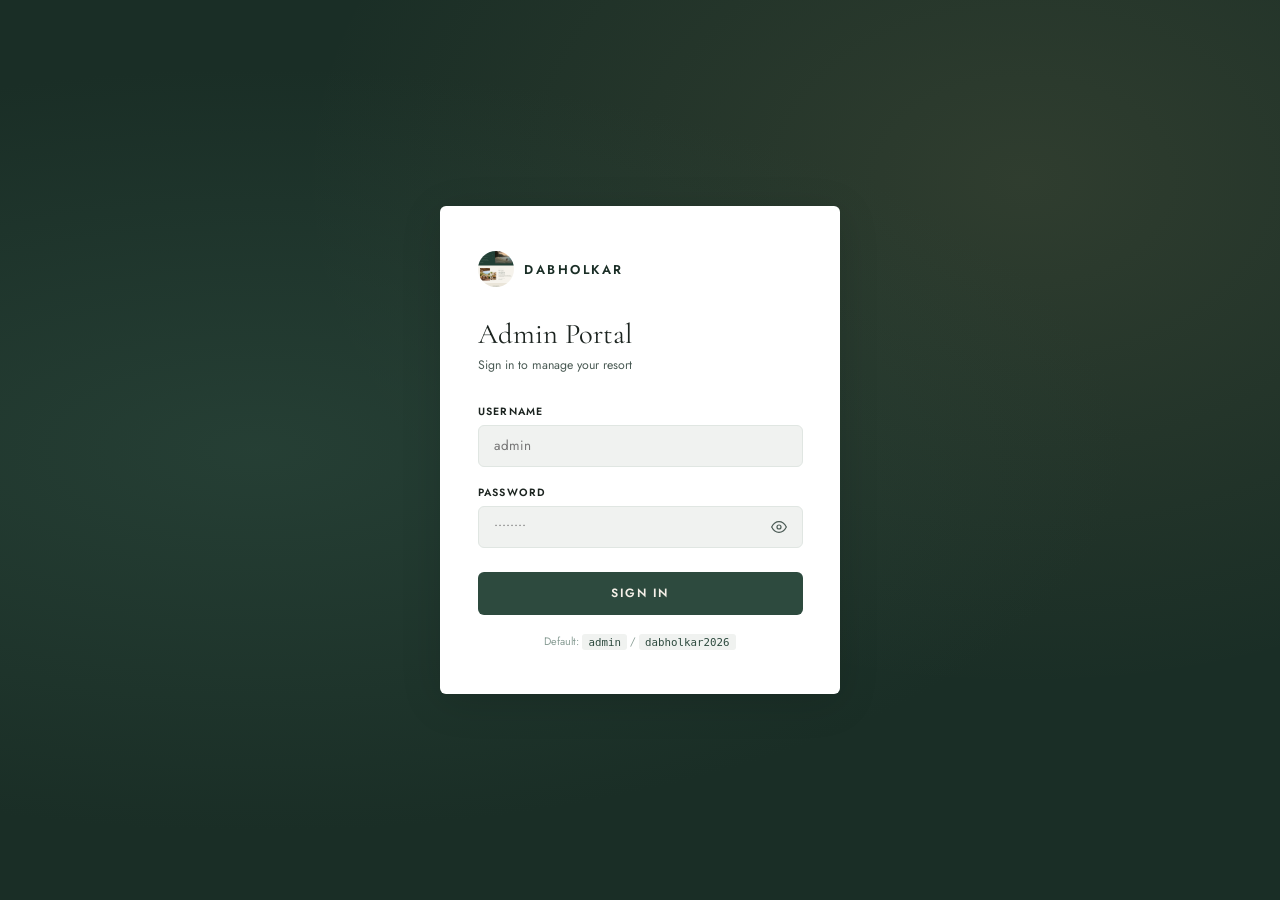
<file: admin.html>
<!DOCTYPE html>
<html lang="en">
<head>
  <meta charset="UTF-8" />
  <meta name="viewport" content="width=device-width, initial-scale=1.0" />
  <title>Admin Portal — Dabholkar Resort</title>
  <meta name="robots" content="noindex, nofollow" />
  <link rel="icon" type="image/png" href="./assets/favicon.png" />
  <link rel="stylesheet" href="admin.css" />
  <link rel="preconnect" href="https://fonts.googleapis.com" />
  <link rel="preconnect" href="https://fonts.gstatic.com" crossorigin />
  <link href="https://fonts.googleapis.com/css2?family=Cormorant+Garamond:wght@300;400;500&family=Jost:wght@300;400;500;600&display=swap" rel="stylesheet" />
</head>
<body>

<!-- ═══════════════════════════════════════════
     LOGIN SCREEN
═══════════════════════════════════════════ -->
<div class="login-screen" id="loginScreen">
  <div class="login-bg"></div>
  <div class="login-card">
    <div class="login-brand">
      <img src="./assets/logo.png" alt="Dabholkar Resort" />
      <span>DABHOLKAR</span>
    </div>
    <h1 class="login-title">Admin Portal</h1>
    <p class="login-sub">Sign in to manage your resort</p>
    <form class="login-form" id="loginForm" novalidate>
      <div class="lf-field">
        <label for="lf-username">Username</label>
        <input type="text" id="lf-username" placeholder="admin" autocomplete="username" />
      </div>
      <div class="lf-field">
        <label for="lf-password">Password</label>
        <div class="lf-pw-wrap">
          <input type="password" id="lf-password" placeholder="••••••••" autocomplete="current-password" />
          <button type="button" class="lf-eye" id="togglePw" aria-label="Show password">
            <svg width="16" height="16" viewBox="0 0 24 24" fill="none" stroke="currentColor" stroke-width="1.8"><path d="M1 12s4-8 11-8 11 8 11 8-4 8-11 8-11-8-11-8z"/><circle cx="12" cy="12" r="3"/></svg>
          </button>
        </div>
      </div>
      <p class="lf-error" id="loginError" hidden>Incorrect username or password.</p>
      <button type="submit" class="btn-login">Sign In</button>
    </form>
    <p class="login-hint">Default: <code>admin</code> / <code>dabholkar2026</code></p>
  </div>
</div>

<!-- ═══════════════════════════════════════════
     DASHBOARD
═══════════════════════════════════════════ -->
<div class="dashboard" id="dashboard" hidden>

  <!-- Sidebar -->
  <aside class="sidebar" id="sidebar">
    <div class="sb-brand">
      <img src="./assets/logo.png" alt="Dabholkar Resort" />
      <div>
        <span class="sb-name">DABHOLKAR</span>
        <span class="sb-role">Resort Admin</span>
      </div>
    </div>

    <nav class="sb-nav">
      <button class="sb-item active" data-tab="overview">
        <svg width="18" height="18" viewBox="0 0 24 24" fill="none" stroke="currentColor" stroke-width="1.6"><rect x="3" y="3" width="7" height="7"/><rect x="14" y="3" width="7" height="7"/><rect x="14" y="14" width="7" height="7"/><rect x="3" y="14" width="7" height="7"/></svg>
        Overview
      </button>
      <button class="sb-item" data-tab="reservations">
        <svg width="18" height="18" viewBox="0 0 24 24" fill="none" stroke="currentColor" stroke-width="1.6"><path d="M14 2H6a2 2 0 0 0-2 2v16a2 2 0 0 0 2 2h12a2 2 0 0 0 2-2V8z"/><polyline points="14 2 14 8 20 8"/><line x1="16" y1="13" x2="8" y2="13"/><line x1="16" y1="17" x2="8" y2="17"/><polyline points="10 9 9 9 8 9"/></svg>
        Reservations
        <span class="sb-badge" id="pendingBadge">0</span>
      </button>
      <button class="sb-item" data-tab="rooms">
        <svg width="18" height="18" viewBox="0 0 24 24" fill="none" stroke="currentColor" stroke-width="1.6"><path d="M3 9l9-7 9 7v11a2 2 0 0 1-2 2H5a2 2 0 0 1-2-2z"/><polyline points="9 22 9 12 15 12 15 22"/></svg>
        Rooms
      </button>
      <button class="sb-item" data-tab="gallery">
        <svg width="18" height="18" viewBox="0 0 24 24" fill="none" stroke="currentColor" stroke-width="1.6"><rect x="3" y="3" width="18" height="18" rx="2"/><circle cx="8.5" cy="8.5" r="1.5"/><polyline points="21 15 16 10 5 21"/></svg>
        Gallery
      </button>
      <button class="sb-item" data-tab="billing">
        <svg width="18" height="18" viewBox="0 0 24 24" fill="none" stroke="currentColor" stroke-width="1.6"><rect x="1" y="4" width="22" height="16" rx="2" ry="2"/><line x1="1" y1="10" x2="23" y2="10"/></svg>
        Billing
      </button>
      <button class="sb-item" data-tab="settings">
        <svg width="18" height="18" viewBox="0 0 24 24" fill="none" stroke="currentColor" stroke-width="1.6"><circle cx="12" cy="12" r="3"/><path d="M19.4 15a1.65 1.65 0 0 0 .33 1.82l.06.06a2 2 0 0 1-2.83 2.83l-.06-.06a1.65 1.65 0 0 0-1.82-.33 1.65 1.65 0 0 0-1 1.51V21a2 2 0 0 1-4 0v-.09A1.65 1.65 0 0 0 9 19.4a1.65 1.65 0 0 0-1.82.33l-.06.06a2 2 0 0 1-2.83-2.83l.06-.06A1.65 1.65 0 0 0 4.68 15a1.65 1.65 0 0 0-1.51-1H3a2 2 0 0 1 0-4h.09A1.65 1.65 0 0 0 4.6 9a1.65 1.65 0 0 0-.33-1.82l-.06-.06a2 2 0 0 1 2.83-2.83l.06.06A1.65 1.65 0 0 0 9 4.68a1.65 1.65 0 0 0 1-1.51V3a2 2 0 0 1 4 0v.09a1.65 1.65 0 0 0 1 1.51 1.65 1.65 0 0 0 1.82-.33l.06-.06a2 2 0 0 1 2.83 2.83l-.06.06A1.65 1.65 0 0 0 19.4 9a1.65 1.65 0 0 0 1.51 1H21a2 2 0 0 1 0 4h-.09a1.65 1.65 0 0 0-1.51 1z"/></svg>
        Settings
      </button>
    </nav>

    <div class="sb-footer">
      <a href="index.html" target="_blank" class="sb-view-site">
        <svg width="14" height="14" viewBox="0 0 24 24" fill="none" stroke="currentColor" stroke-width="1.8"><path d="M18 13v6a2 2 0 0 1-2 2H5a2 2 0 0 1-2-2V8a2 2 0 0 1 2-2h6"/><polyline points="15 3 21 3 21 9"/><line x1="10" y1="14" x2="21" y2="3"/></svg>
        View Live Site
      </a>
      <button class="sb-logout" id="logoutBtn">
        <svg width="14" height="14" viewBox="0 0 24 24" fill="none" stroke="currentColor" stroke-width="1.8"><path d="M9 21H5a2 2 0 0 1-2-2V5a2 2 0 0 1 2-2h4"/><polyline points="16 17 21 12 16 7"/><line x1="21" y1="12" x2="9" y2="12"/></svg>
        Sign Out
      </button>
    </div>
  </aside>

  <!-- Main -->
  <div class="main">

    <!-- Top bar -->
    <header class="topbar">
      <button class="topbar-hamburger" id="sidebarToggle" aria-label="Toggle menu">
        <span></span><span></span><span></span>
      </button>
      <div class="topbar-title" id="topbarTitle">Overview</div>
      <div class="topbar-right">
        <div class="topbar-date" id="topbarDate"></div>
        <div class="topbar-avatar">A</div>
      </div>
    </header>

    <!-- ── TAB: OVERVIEW ────────────────────── -->
    <section class="tab-panel active" id="tab-overview">

      <!-- Stat cards -->
      <div class="stat-cards">
        <div class="stat-card">
          <div class="stat-card-icon sc-blue">
            <svg width="20" height="20" viewBox="0 0 24 24" fill="none" stroke="currentColor" stroke-width="1.8"><path d="M14 2H6a2 2 0 0 0-2 2v16a2 2 0 0 0 2 2h12a2 2 0 0 0 2-2V8z"/><polyline points="14 2 14 8 20 8"/></svg>
          </div>
          <div>
            <div class="stat-card-value" id="sc-total">0</div>
            <div class="stat-card-label">Total Enquiries</div>
          </div>
        </div>
        <div class="stat-card">
          <div class="stat-card-icon sc-amber">
            <svg width="20" height="20" viewBox="0 0 24 24" fill="none" stroke="currentColor" stroke-width="1.8"><circle cx="12" cy="12" r="10"/><polyline points="12 6 12 12 16 14"/></svg>
          </div>
          <div>
            <div class="stat-card-value" id="sc-pending">0</div>
            <div class="stat-card-label">Pending Review</div>
          </div>
        </div>
        <div class="stat-card">
          <div class="stat-card-icon sc-green">
            <svg width="20" height="20" viewBox="0 0 24 24" fill="none" stroke="currentColor" stroke-width="1.8"><path d="M22 11.08V12a10 10 0 1 1-5.93-9.14"/><polyline points="22 4 12 14.01 9 11.01"/></svg>
          </div>
          <div>
            <div class="stat-card-value" id="sc-confirmed">0</div>
            <div class="stat-card-label">Confirmed</div>
          </div>
        </div>
        <div class="stat-card">
          <div class="stat-card-icon sc-red">
            <svg width="20" height="20" viewBox="0 0 24 24" fill="none" stroke="currentColor" stroke-width="1.8"><circle cx="12" cy="12" r="10"/><line x1="15" y1="9" x2="9" y2="15"/><line x1="9" y1="9" x2="15" y2="15"/></svg>
          </div>
          <div>
            <div class="stat-card-value" id="sc-cancelled">0</div>
            <div class="stat-card-label">Cancelled</div>
          </div>
        </div>
      </div>

      <div class="overview-grid">

        <!-- Occupancy chart -->
        <div class="card">
          <div class="card-header">
            <h3>Home Popularity</h3>
            <span class="card-sub">Bookings by home</span>
          </div>
          <div class="chart-wrap" id="occupancyChart">
            <!-- Bars rendered by JS -->
          </div>
        </div>

        <!-- Recent enquiries -->
        <div class="card">
          <div class="card-header">
            <h3>Recent Enquiries</h3>
            <button class="card-link" data-tab="reservations">View all →</button>
          </div>
          <div class="recent-list" id="recentList">
            <!-- Rendered by JS -->
          </div>
        </div>

      </div>

      <!-- Monthly summary -->
      <div class="card mt">
        <div class="card-header">
          <h3>Monthly Activity</h3>
          <span class="card-sub">Enquiries received per month</span>
        </div>
        <div class="monthly-chart" id="monthlyChart">
          <!-- Rendered by JS -->
        </div>
      </div>

    </section>

    <!-- ── TAB: RESERVATIONS ─────────────────── -->
    <section class="tab-panel" id="tab-reservations">

      <div class="panel-header">
        <h2>Reservations</h2>
        <div class="panel-actions">
          <div class="search-wrap">
            <svg width="15" height="15" viewBox="0 0 24 24" fill="none" stroke="currentColor" stroke-width="2"><circle cx="11" cy="11" r="8"/><line x1="21" y1="21" x2="16.65" y2="16.65"/></svg>
            <input type="text" id="resSearch" placeholder="Search name, home, email…" />
          </div>
          <select id="resFilter" class="filter-select">
            <option value="all">All Status</option>
            <option value="pending">Pending</option>
            <option value="confirmed">Confirmed</option>
            <option value="cancelled">Cancelled</option>
          </select>
          <button class="btn-primary" id="addReservationBtn">+ Add Enquiry</button>
        </div>
      </div>

      <div class="table-wrap">
        <table class="data-table" id="reservationsTable">
          <thead>
            <tr>
              <th>Guest</th>
              <th>Home</th>
              <th>Check-in</th>
              <th>Check-out</th>
              <th>Guests</th>
              <th>Status</th>
              <th>Received</th>
              <th>Actions</th>
            </tr>
          </thead>
          <tbody id="reservationsTbody">
            <!-- Rendered by JS -->
          </tbody>
        </table>
        <div class="table-empty" id="resEmpty" hidden>No reservations found.</div>
      </div>

    </section>

    <!-- ── TAB: ROOMS ────────────────────────── -->
    <section class="tab-panel" id="tab-rooms">

      <div class="panel-header">
        <h2>Rooms &amp; Homes</h2>
        <span class="panel-sub">Manage availability and details for each home</span>
      </div>

      <div class="rooms-admin-grid" id="roomsAdminGrid">
        <!-- Rendered by JS -->
      </div>

    </section>

    <!-- ── TAB: GALLERY ──────────────────────── -->
    <section class="tab-panel" id="tab-gallery">

      <div class="panel-header">
        <h2>Gallery</h2>
        <div class="panel-actions">
          <label class="btn-primary upload-label" for="galleryUpload">
            <svg width="14" height="14" viewBox="0 0 24 24" fill="none" stroke="currentColor" stroke-width="2"><line x1="12" y1="5" x2="12" y2="19"/><line x1="5" y1="12" x2="19" y2="12"/></svg>
            Add Photo
            <input type="file" id="galleryUpload" accept="image/*" multiple hidden />
          </label>
        </div>
      </div>
      <p class="gallery-note">Photos currently used on the resort website. Click × to remove a photo from the gallery view.</p>
      <div class="gallery-admin-grid" id="galleryAdminGrid">
        <!-- Rendered by JS -->
      </div>

    </section>
    <!-- ── TAB: BILLING ─────────────────────── -->
    <section class="tab-panel" id="tab-billing">

      <div class="panel-header">
        <h2>Guest Invoice</h2>
        <button class="btn-primary" id="printInvoiceBtn">
          <svg width="14" height="14" viewBox="0 0 24 24" fill="none" stroke="currentColor" stroke-width="2"><polyline points="6 9 6 2 18 2 18 9"/><path d="M6 18H4a2 2 0 0 1-2-2v-5a2 2 0 0 1 2-2h16a2 2 0 0 1 2 2v5a2 2 0 0 1-2 2h-2"/><rect x="6" y="14" width="12" height="8"/></svg>
          Print / PDF
        </button>
      </div>

      <div class="invoice-wrapper">
        <div class="invoice-card">

          <div class="inv-header">
            <div class="inv-brand">
              <img src="./assets/logo.png" alt="Dabholkar Resort" />
              <div>
                <h2>DABHOLKAR RESORT</h2>
                <p>Vengurla, Sindhudurg, Maharashtra</p>
              </div>
            </div>
            <div class="inv-title">GUEST INVOICE / BILL</div>
          </div>

          <div class="inv-info-grid">
            <div class="inv-info-field">
              <label>Invoice No.</label>
              <input type="text" id="invNumber" placeholder="DR-0001" />
            </div>
            <div class="inv-info-field">
              <label>Invoice Date</label>
              <input type="date" id="invDate" />
            </div>
            <div class="inv-info-field">
              <label>Guest Name</label>
              <input type="text" id="invGuestName" placeholder="Full Name" />
            </div>
            <div class="inv-info-field">
              <label>Mobile</label>
              <input type="tel" id="invPhone" placeholder="+91 00000 00000" />
            </div>
            <div class="inv-info-field">
              <label>Cottage / Home</label>
              <select id="invHome">
                <option>Ekaant</option>
                <option>Savali</option>
                <option>Nishant</option>
                <option>Niwaant</option>
                <option>Sushaant</option>
                <option>Nitaant</option>
              </select>
            </div>
            <div class="inv-info-field">
              <label>No. of Guests</label>
              <input type="number" id="invGuests" min="1" value="1" />
            </div>
            <div class="inv-info-field">
              <label>Check-in</label>
              <input type="date" id="invCheckIn" />
            </div>
            <div class="inv-info-field">
              <label>Check-out</label>
              <input type="date" id="invCheckOut" />
            </div>
            <div class="inv-info-field">
              <label>Nights (auto)</label>
              <input type="number" id="invNights" readonly placeholder="0" />
            </div>
          </div>

          <table class="inv-charges-table">
            <thead>
              <tr>
                <th style="width:40px">No.</th>
                <th>Description</th>
                <th style="width:80px">Qty</th>
                <th style="width:120px">Rate (&#8377;)</th>
                <th style="width:130px">Amount (&#8377;)</th>
              </tr>
            </thead>
            <tbody id="invChargesBody">
              <tr><td>1</td><td><input type="text" class="inv-desc" placeholder="Room charges" /></td><td><input type="number" class="inv-qty" min="0" value="0" /></td><td><input type="number" class="inv-rate" min="0" value="0" /></td><td class="inv-amt">&#8377;0.00</td></tr>
              <tr><td>2</td><td><input type="text" class="inv-desc" placeholder="Extra person charges" /></td><td><input type="number" class="inv-qty" min="0" value="0" /></td><td><input type="number" class="inv-rate" min="0" value="0" /></td><td class="inv-amt">&#8377;0.00</td></tr>
              <tr><td>3</td><td><input type="text" class="inv-desc" placeholder="Breakfast" /></td><td><input type="number" class="inv-qty" min="0" value="0" /></td><td><input type="number" class="inv-rate" min="0" value="0" /></td><td class="inv-amt">&#8377;0.00</td></tr>
              <tr><td>4</td><td><input type="text" class="inv-desc" placeholder="Lunch" /></td><td><input type="number" class="inv-qty" min="0" value="0" /></td><td><input type="number" class="inv-rate" min="0" value="0" /></td><td class="inv-amt">&#8377;0.00</td></tr>
              <tr><td>5</td><td><input type="text" class="inv-desc" placeholder="Dinner" /></td><td><input type="number" class="inv-qty" min="0" value="0" /></td><td><input type="number" class="inv-rate" min="0" value="0" /></td><td class="inv-amt">&#8377;0.00</td></tr>
              <tr><td>6</td><td><input type="text" class="inv-desc" placeholder="Snacks / Beverages" /></td><td><input type="number" class="inv-qty" min="0" value="0" /></td><td><input type="number" class="inv-rate" min="0" value="0" /></td><td class="inv-amt">&#8377;0.00</td></tr>
              <tr><td>7</td><td><input type="text" class="inv-desc" placeholder="Tea / Coffee" /></td><td><input type="number" class="inv-qty" min="0" value="0" /></td><td><input type="number" class="inv-rate" min="0" value="0" /></td><td class="inv-amt">&#8377;0.00</td></tr>
              <tr><td>8</td><td><input type="text" class="inv-desc" placeholder="Laundry" /></td><td><input type="number" class="inv-qty" min="0" value="0" /></td><td><input type="number" class="inv-rate" min="0" value="0" /></td><td class="inv-amt">&#8377;0.00</td></tr>
              <tr><td>9</td><td><input type="text" class="inv-desc" placeholder="Transport" /></td><td><input type="number" class="inv-qty" min="0" value="0" /></td><td><input type="number" class="inv-rate" min="0" value="0" /></td><td class="inv-amt">&#8377;0.00</td></tr>
              <tr><td>10</td><td><input type="text" class="inv-desc" placeholder="Activities / Experiences" /></td><td><input type="number" class="inv-qty" min="0" value="0" /></td><td><input type="number" class="inv-rate" min="0" value="0" /></td><td class="inv-amt">&#8377;0.00</td></tr>
              <tr><td>11</td><td><input type="text" class="inv-desc" placeholder="Other charges" /></td><td><input type="number" class="inv-qty" min="0" value="0" /></td><td><input type="number" class="inv-rate" min="0" value="0" /></td><td class="inv-amt">&#8377;0.00</td></tr>
            </tbody>
          </table>

          <div class="inv-totals">
            <div class="inv-total-row"><span>Subtotal</span><span id="invSubtotal">&#8377;0.00</span></div>
            <div class="inv-total-row"><span>Discount (&#8377;)</span><span class="inv-input-cell"><input type="number" id="invDiscount" min="0" value="0" /></span></div>
            <div class="inv-total-row"><span>Taxable Amount</span><span id="invTaxable">&#8377;0.00</span></div>
            <div class="inv-total-row"><span>GST Rate (%)</span><span class="inv-input-cell"><input type="number" id="invGSTRate" min="0" max="100" value="0" step="0.01" /></span></div>
            <div class="inv-total-row"><span>GST Amount</span><span id="invGSTAmount">&#8377;0.00</span></div>
            <div class="inv-total-row inv-grand-total"><span>GRAND TOTAL</span><span id="invGrandTotal">&#8377;0.00</span></div>
            <div class="inv-total-row"><span>Advance Paid (&#8377;)</span><span class="inv-input-cell"><input type="number" id="invAdvancePaid" min="0" value="0" /></span></div>
            <div class="inv-total-row inv-balance-due"><span>BALANCE DUE</span><span id="invBalanceDue">&#8377;0.00</span></div>
          </div>

          <div class="inv-payment-details">
            <h4>PAYMENT DETAILS</h4>
            <div class="inv-pd-grid">
              <div class="inv-pd-field">
                <label>Payment Mode</label>
                <input type="text" id="invPaymentMode" placeholder="Cash / Card / UPI / Bank Transfer" />
              </div>
              <div class="inv-pd-field">
                <label>Transaction / UPI Ref.</label>
                <input type="text" id="invTransactionRef" placeholder="Reference ID" />
              </div>
            </div>
            <div class="inv-pd-field inv-pd-full">
              <label>Amount in Words</label>
              <input type="text" id="invAmountWords" placeholder="Rupees ..." readonly />
            </div>
          </div>

          <div class="inv-footer">
            <p>Thank you for staying with Dabholkar Resort. We hope to welcome you again!</p>
            <div class="inv-signatures">
              <div class="inv-sig"><p>Guest Signature: __________________________</p></div>
              <div class="inv-sig"><p>Authorized Signature: __________________________</p></div>
            </div>
          </div>

        </div>
      </div>
    </section>

    <!-- ── TAB: SETTINGS ─────────────────────── -->
    <section class="tab-panel" id="tab-settings">

      <div class="panel-header">
        <h2>Settings</h2>
      </div>

      <div class="settings-grid">

        <!-- Contact -->
        <div class="card settings-card">
          <div class="card-header"><h3>Contact Information</h3></div>
          <form class="settings-form" id="contactForm">
            <div class="sf-field">
              <label>Resort Name</label>
              <input type="text" name="name" value="Dabholkar Resort" />
            </div>
            <div class="sf-field">
              <label>Email Address</label>
              <input type="email" name="email" value="hello@dabholkarresort.com" />
            </div>
            <div class="sf-field">
              <label>Reservations Email</label>
              <input type="email" name="resemail" value="reservations@dabholkarresort.com" />
            </div>
            <div class="sf-field">
              <label>Phone Number</label>
              <input type="tel" name="phone" value="+91 235 678 9012" />
            </div>
            <div class="sf-field">
              <label>Address</label>
              <textarea name="address" rows="2">Ratnagiri, Maharashtra, India — 415 612</textarea>
            </div>
            <button type="submit" class="btn-primary">Save Changes</button>
          </form>
        </div>

        <!-- Social -->
        <div class="card settings-card">
          <div class="card-header"><h3>Social &amp; Links</h3></div>
          <form class="settings-form" id="socialForm">
            <div class="sf-field">
              <label>Instagram URL</label>
              <input type="url" name="instagram" placeholder="https://instagram.com/…" />
            </div>
            <div class="sf-field">
              <label>Facebook URL</label>
              <input type="url" name="facebook" placeholder="https://facebook.com/…" />
            </div>
            <div class="sf-field">
              <label>TripAdvisor URL</label>
              <input type="url" name="tripadvisor" placeholder="https://tripadvisor.com/…" />
            </div>
            <div class="sf-field">
              <label>Google Maps URL</label>
              <input type="url" name="maps" placeholder="https://maps.google.com/…" />
            </div>
            <button type="submit" class="btn-primary">Save Changes</button>
          </form>
        </div>

        <!-- Password -->
        <div class="card settings-card">
          <div class="card-header"><h3>Change Password</h3></div>
          <form class="settings-form" id="passwordForm">
            <div class="sf-field">
              <label>Current Password</label>
              <input type="password" name="current" placeholder="••••••••" />
            </div>
            <div class="sf-field">
              <label>New Password</label>
              <input type="password" name="new" placeholder="••••••••" />
            </div>
            <div class="sf-field">
              <label>Confirm New Password</label>
              <input type="password" name="confirm" placeholder="••••••••" />
            </div>
            <p class="sf-error" id="pwChangeError" hidden></p>
            <button type="submit" class="btn-primary">Update Password</button>
          </form>
        </div>

        <!-- About text -->
        <div class="card settings-card settings-card--wide">
          <div class="card-header"><h3>About / Hero Text</h3></div>
          <form class="settings-form" id="heroForm">
            <div class="sf-field">
              <label>Hero Headline</label>
              <input type="text" name="headline" value="Somewhere between the palms & the sea." />
            </div>
            <div class="sf-field">
              <label>Hero Subtext</label>
              <textarea name="subtext" rows="2">A private sanctuary where the jungle meets the ocean. Slow down. Breathe in. Stay a while.</textarea>
            </div>
            <div class="sf-field">
              <label>About Description</label>
              <textarea name="about" rows="4">Born from a love of the Konkan coast and a dream of sharing its magic, Dabholkar Resort was built by hand — stone by stone, palm by palm — over three years on a family-owned land that has known the sea for generations.</textarea>
            </div>
            <button type="submit" class="btn-primary">Save Changes</button>
          </form>
        </div>

      </div>

    </section>

  </div><!-- /main -->
</div><!-- /dashboard -->

<!-- ═══════════════════════════════════════════
     RESERVATION DETAIL / EDIT MODAL
═══════════════════════════════════════════ -->
<div class="adm-modal-overlay" id="resModal" hidden>
  <div class="adm-modal">
    <div class="adm-modal-header">
      <h3 id="resModalTitle">Reservation Details</h3>
      <button class="adm-modal-close" id="resModalClose" aria-label="Close">
        <svg width="18" height="18" viewBox="0 0 24 24" fill="none" stroke="currentColor" stroke-width="2"><line x1="18" y1="6" x2="6" y2="18"/><line x1="6" y1="6" x2="18" y2="18"/></svg>
      </button>
    </div>
    <form class="adm-modal-form" id="resModalForm">
      <input type="hidden" id="rm-id" />
      <div class="rm-grid">
        <div class="rm-field">
          <label>First Name</label>
          <input type="text" id="rm-fname" required />
        </div>
        <div class="rm-field">
          <label>Last Name</label>
          <input type="text" id="rm-lname" required />
        </div>
        <div class="rm-field">
          <label>Email</label>
          <input type="email" id="rm-email" required />
        </div>
        <div class="rm-field">
          <label>Phone</label>
          <input type="tel" id="rm-phone" />
        </div>
        <div class="rm-field">
          <label>Home</label>
          <select id="rm-home">
            <option>Ekaant</option>
            <option>Savali</option>
            <option>Nishant</option>
            <option>Niwaant</option>
            <option>Sushaant</option>
            <option>Nitaant</option>
          </select>
        </div>
        <div class="rm-field">
          <label>Guests</label>
          <select id="rm-guests">
            <option>1</option><option>2</option><option>3</option><option>4</option><option>5</option>
          </select>
        </div>
        <div class="rm-field">
          <label>Check-in</label>
          <input type="date" id="rm-checkin" />
        </div>
        <div class="rm-field">
          <label>Check-out</label>
          <input type="date" id="rm-checkout" />
        </div>
        <div class="rm-field rm-field--wide">
          <label>Special Requests</label>
          <textarea id="rm-requests" rows="2"></textarea>
        </div>
        <div class="rm-field">
          <label>Status</label>
          <select id="rm-status">
            <option value="pending">Pending</option>
            <option value="confirmed">Confirmed</option>
            <option value="cancelled">Cancelled</option>
          </select>
        </div>
        <div class="rm-field">
          <label>Notes (internal)</label>
          <input type="text" id="rm-notes" placeholder="Internal note…" />
        </div>
      </div>
      <div class="adm-modal-actions">
        <button type="button" class="btn-danger" id="resDeleteBtn">Delete</button>
        <div class="adm-modal-actions-right">
          <button type="button" class="btn-ghost-dark" id="resModalCancel">Cancel</button>
          <button type="submit" class="btn-primary">Save</button>
        </div>
      </div>
    </form>
  </div>
</div>

<!-- Toast notification -->
<div class="toast" id="toast" hidden></div>

<script src="admin.js"></script>
</body>
</html>
</file>
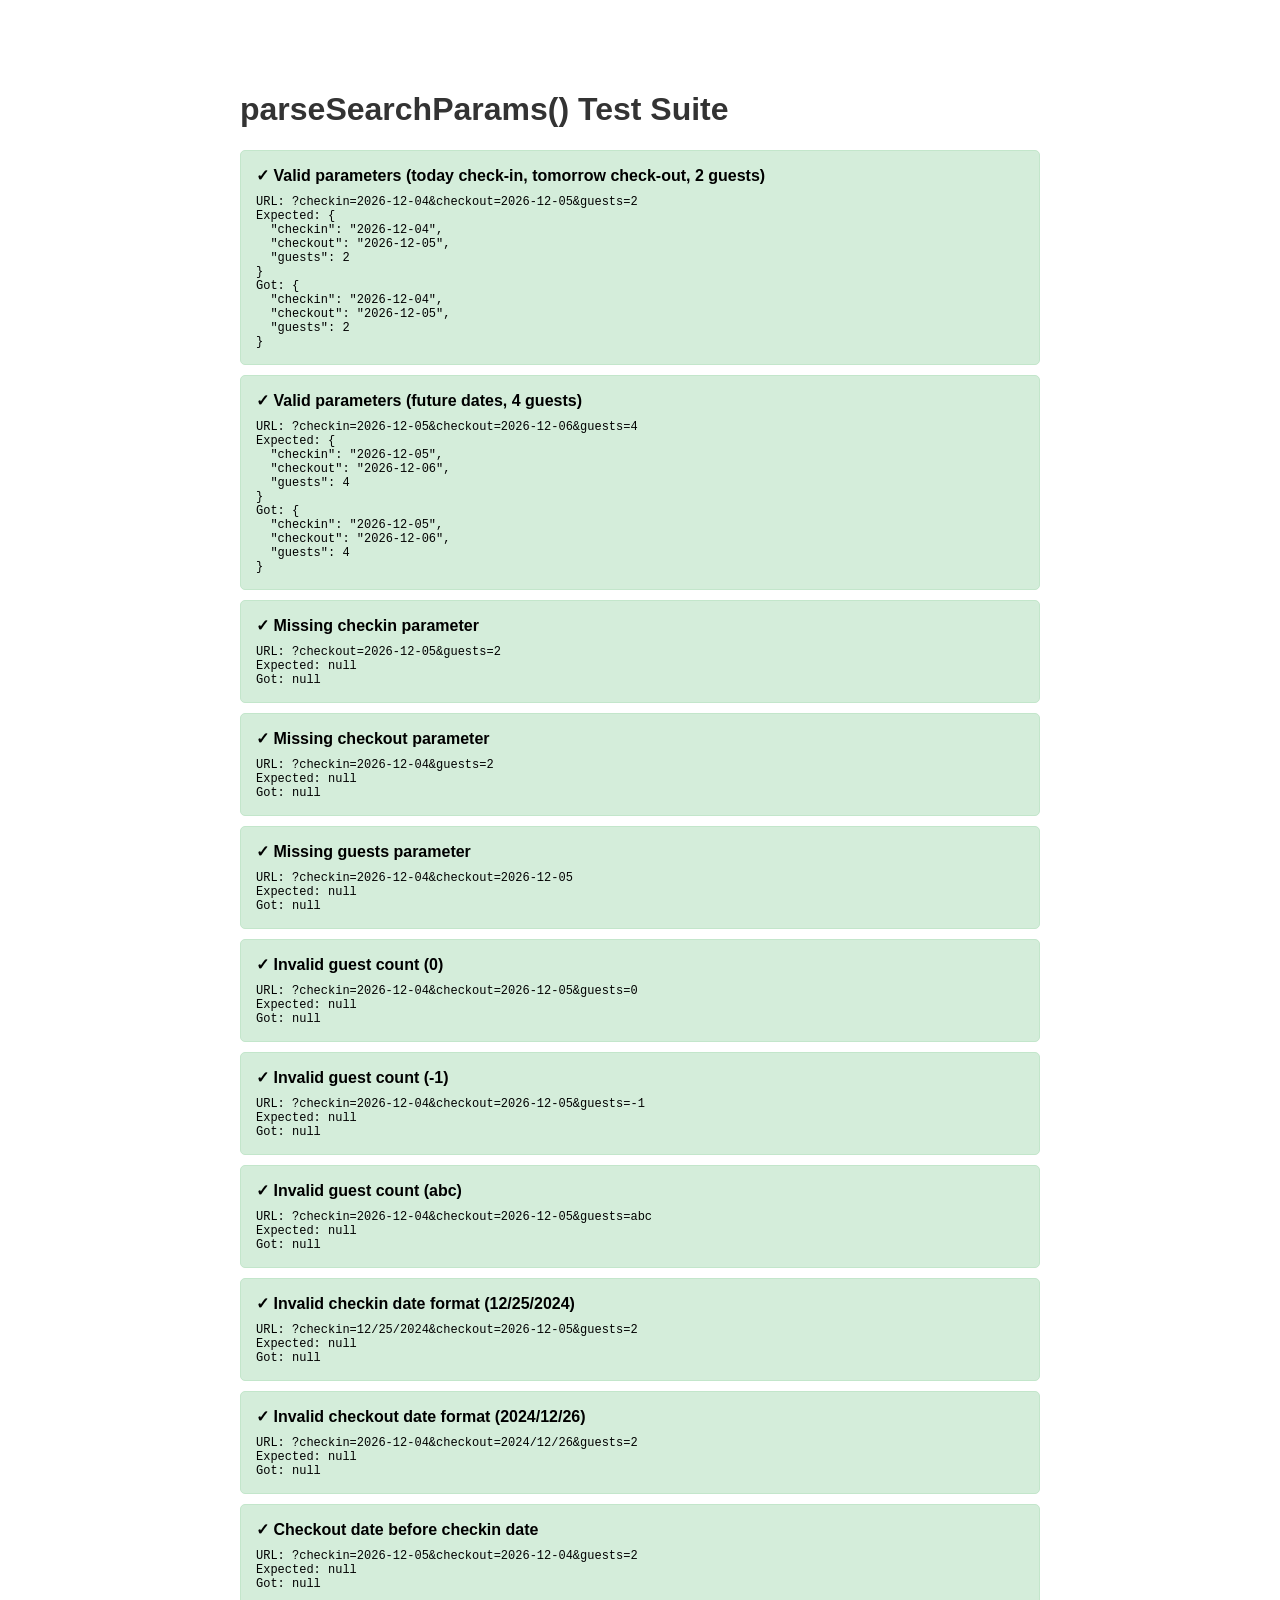
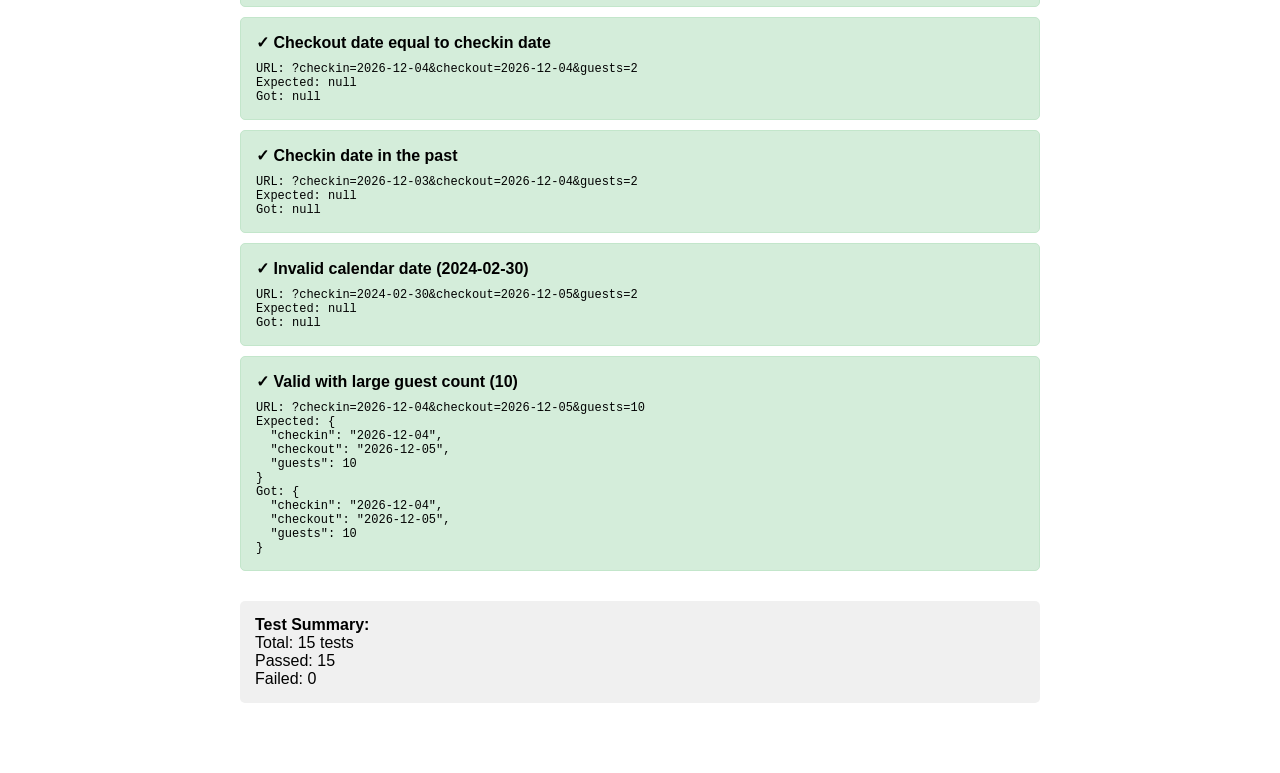
<file: search-results.test.html>
<!DOCTYPE html>
<html lang="en">
<head>
  <meta charset="UTF-8">
  <meta name="viewport" content="width=device-width, initial-scale=1.0">
  <title>Search Results - parseSearchParams Test</title>
  <style>
    body {
      font-family: Arial, sans-serif;
      max-width: 800px;
      margin: 50px auto;
      padding: 20px;
    }
    .test-case {
      border: 1px solid #ddd;
      padding: 15px;
      margin: 10px 0;
      border-radius: 5px;
    }
    .test-case.pass {
      background-color: #d4edda;
      border-color: #c3e6cb;
    }
    .test-case.fail {
      background-color: #f8d7da;
      border-color: #f5c6cb;
    }
    .test-title {
      font-weight: bold;
      margin-bottom: 10px;
    }
    .test-details {
      font-family: monospace;
      font-size: 12px;
      white-space: pre-wrap;
    }
    h1 {
      color: #333;
    }
    .summary {
      margin-top: 30px;
      padding: 15px;
      background-color: #f0f0f0;
      border-radius: 5px;
    }
  </style>
</head>
<body>
  <h1>parseSearchParams() Test Suite</h1>
  <div id="test-results"></div>
  <div class="summary" id="summary"></div>

  <script src="search-results.js"></script>
  <script>
    // Test framework
    const results = [];
    const testContainer = document.getElementById('test-results');
    const summaryContainer = document.getElementById('summary');

    function runTest(description, urlParams, expectedResult) {
      // Set up URL for testing
      const testUrl = window.location.origin + window.location.pathname + '?' + urlParams;
      window.history.replaceState({}, '', '?' + urlParams);
      
      // Run the function
      const result = parseSearchParams();
      
      // Check result
      const passed = JSON.stringify(result) === JSON.stringify(expectedResult);
      
      // Store result
      results.push({ description, passed, result, expected: expectedResult });
      
      // Display result
      const testDiv = document.createElement('div');
      testDiv.className = `test-case ${passed ? 'pass' : 'fail'}`;
      testDiv.innerHTML = `
        <div class="test-title">${passed ? '✓' : '✗'} ${description}</div>
        <div class="test-details">URL: ?${urlParams}
Expected: ${JSON.stringify(expectedResult, null, 2)}
Got: ${JSON.stringify(result, null, 2)}</div>
      `;
      testContainer.appendChild(testDiv);
    }

    // Run all tests
    console.log('Starting test suite...');

    // Get today and tomorrow in ISO format
    const today = new Date();
    today.setHours(0, 0, 0, 0);
    const tomorrow = new Date(today);
    tomorrow.setDate(tomorrow.getDate() + 1);
    const dayAfter = new Date(tomorrow);
    dayAfter.setDate(dayAfter.getDate() + 1);
    
    const todayStr = today.toISOString().split('T')[0];
    const tomorrowStr = tomorrow.toISOString().split('T')[0];
    const dayAfterStr = dayAfter.toISOString().split('T')[0];

    // Test 1: Valid parameters
    runTest(
      'Valid parameters (today check-in, tomorrow check-out, 2 guests)',
      `checkin=${todayStr}&checkout=${tomorrowStr}&guests=2`,
      { checkin: todayStr, checkout: tomorrowStr, guests: 2 }
    );

    // Test 2: Valid parameters with future dates
    runTest(
      'Valid parameters (future dates, 4 guests)',
      `checkin=${tomorrowStr}&checkout=${dayAfterStr}&guests=4`,
      { checkin: tomorrowStr, checkout: dayAfterStr, guests: 4 }
    );

    // Test 3: Missing checkin parameter
    runTest(
      'Missing checkin parameter',
      `checkout=${tomorrowStr}&guests=2`,
      null
    );

    // Test 4: Missing checkout parameter
    runTest(
      'Missing checkout parameter',
      `checkin=${todayStr}&guests=2`,
      null
    );

    // Test 5: Missing guests parameter
    runTest(
      'Missing guests parameter',
      `checkin=${todayStr}&checkout=${tomorrowStr}`,
      null
    );

    // Test 6: Invalid guest count (zero)
    runTest(
      'Invalid guest count (0)',
      `checkin=${todayStr}&checkout=${tomorrowStr}&guests=0`,
      null
    );

    // Test 7: Invalid guest count (negative)
    runTest(
      'Invalid guest count (-1)',
      `checkin=${todayStr}&checkout=${tomorrowStr}&guests=-1`,
      null
    );

    // Test 8: Invalid guest count (non-numeric)
    runTest(
      'Invalid guest count (abc)',
      `checkin=${todayStr}&checkout=${tomorrowStr}&guests=abc`,
      null
    );

    // Test 9: Invalid date format (checkin)
    runTest(
      'Invalid checkin date format (12/25/2024)',
      `checkin=12/25/2024&checkout=${tomorrowStr}&guests=2`,
      null
    );

    // Test 10: Invalid date format (checkout)
    runTest(
      'Invalid checkout date format (2024/12/26)',
      `checkin=${todayStr}&checkout=2024/12/26&guests=2`,
      null
    );

    // Test 11: Checkout before checkin
    runTest(
      'Checkout date before checkin date',
      `checkin=${tomorrowStr}&checkout=${todayStr}&guests=2`,
      null
    );

    // Test 12: Checkout equal to checkin
    runTest(
      'Checkout date equal to checkin date',
      `checkin=${todayStr}&checkout=${todayStr}&guests=2`,
      null
    );

    // Test 13: Checkin in the past
    const yesterday = new Date(today);
    yesterday.setDate(yesterday.getDate() - 1);
    const yesterdayStr = yesterday.toISOString().split('T')[0];
    runTest(
      'Checkin date in the past',
      `checkin=${yesterdayStr}&checkout=${todayStr}&guests=2`,
      null
    );

    // Test 14: Invalid date (February 30)
    runTest(
      'Invalid calendar date (2024-02-30)',
      `checkin=2024-02-30&checkout=${tomorrowStr}&guests=2`,
      null
    );

    // Test 15: Valid with large guest count
    runTest(
      'Valid with large guest count (10)',
      `checkin=${todayStr}&checkout=${tomorrowStr}&guests=10`,
      { checkin: todayStr, checkout: tomorrowStr, guests: 10 }
    );

    // Display summary
    const passCount = results.filter(r => r.passed).length;
    const failCount = results.length - passCount;
    summaryContainer.innerHTML = `
      <strong>Test Summary:</strong><br>
      Total: ${results.length} tests<br>
      Passed: ${passCount}<br>
      Failed: ${failCount}
    `;

    console.log('Test suite complete:', { passCount, failCount, total: results.length });
  </script>
</body>
</html>
</file>
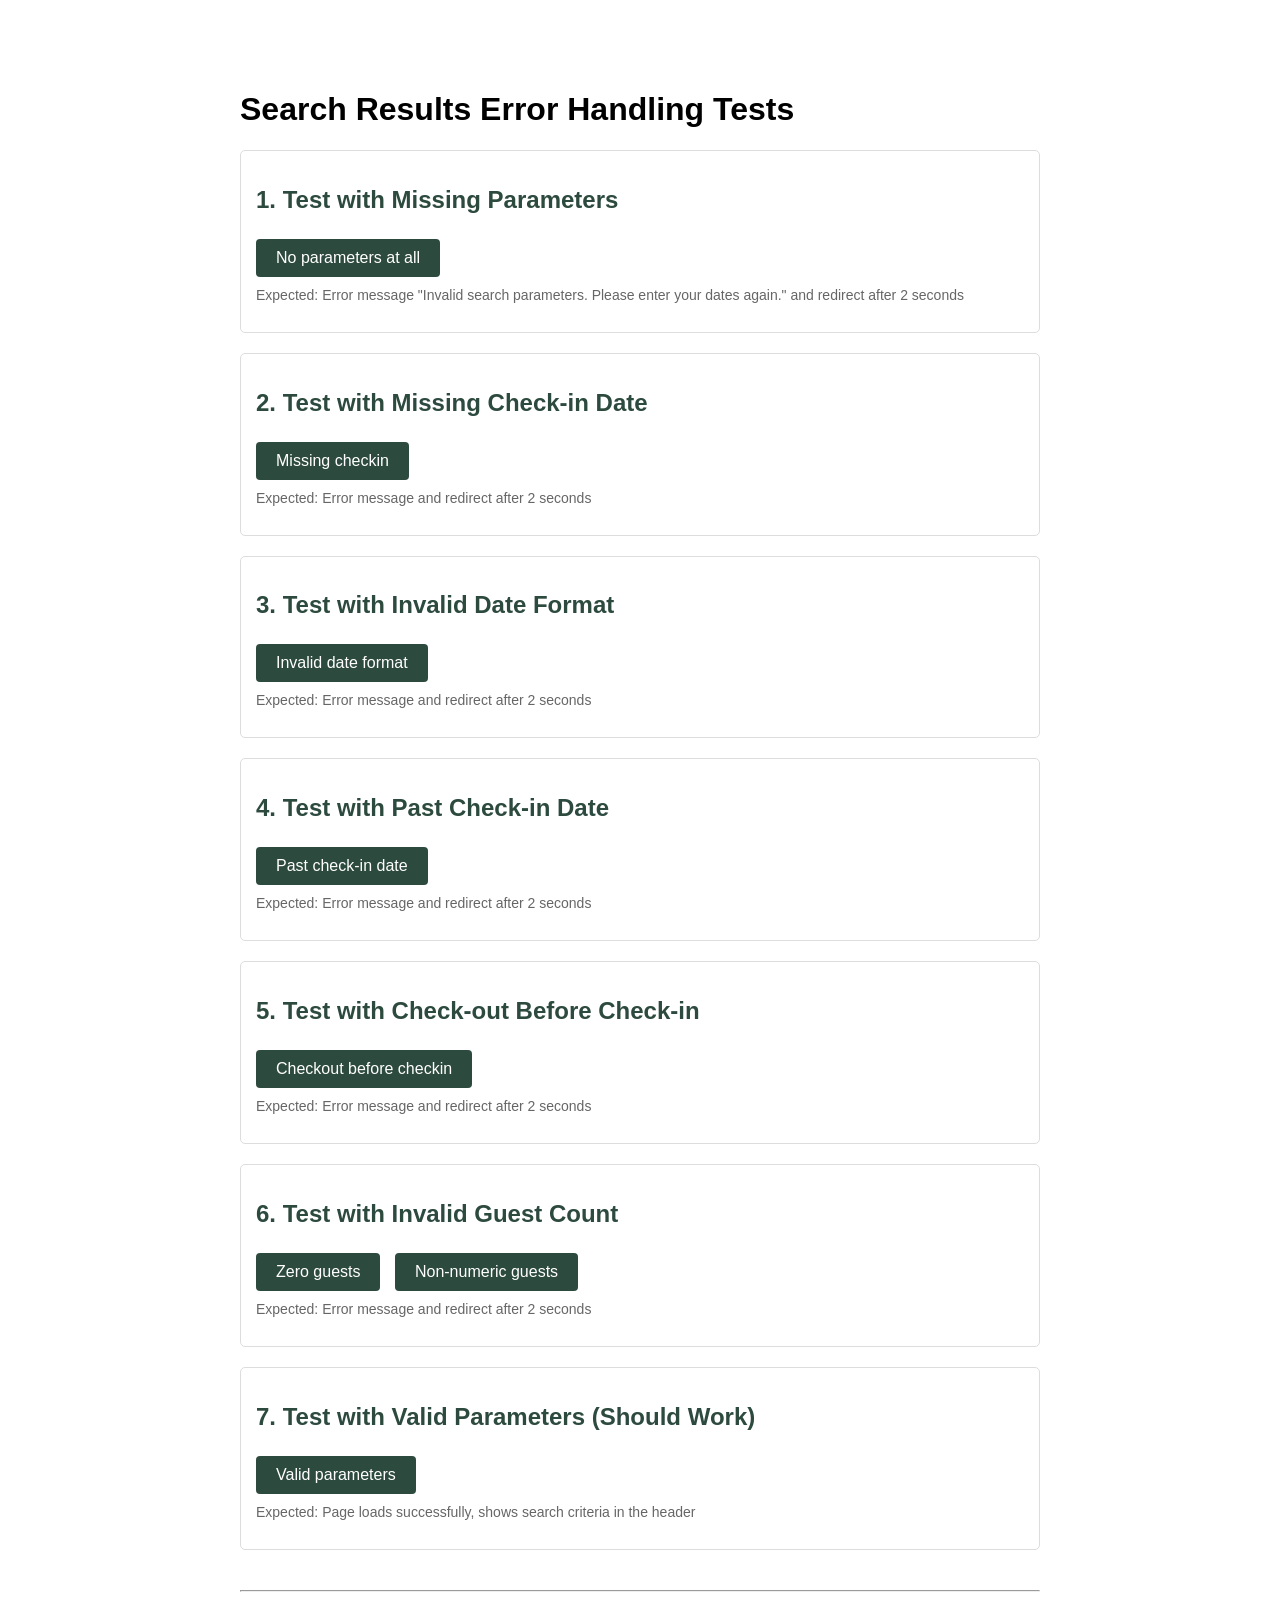
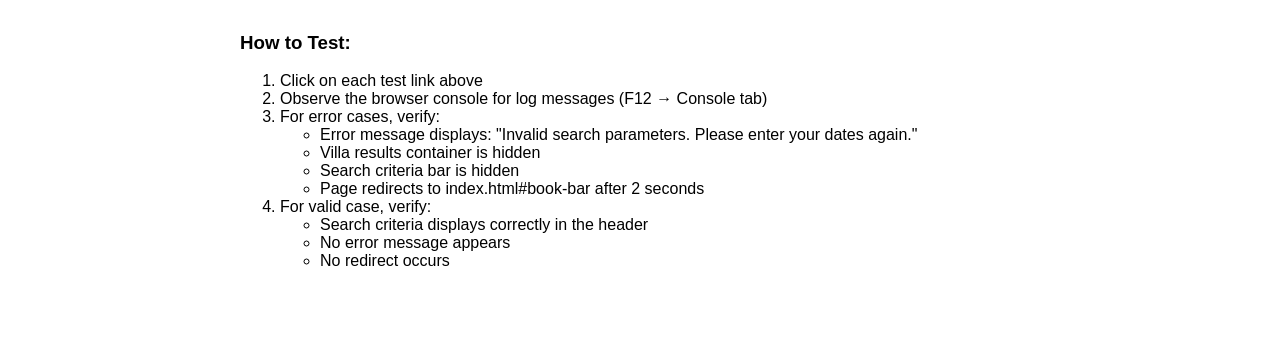
<file: test-error-handling.html>
<!DOCTYPE html>
<html lang="en">
<head>
  <meta charset="UTF-8">
  <meta name="viewport" content="width=device-width, initial-scale=1.0">
  <title>Test Error Handling</title>
  <style>
    body {
      font-family: Arial, sans-serif;
      max-width: 800px;
      margin: 50px auto;
      padding: 20px;
    }
    .test-section {
      margin: 20px 0;
      padding: 15px;
      border: 1px solid #ddd;
      border-radius: 5px;
    }
    h2 {
      color: #2d4a3e;
    }
    a {
      display: inline-block;
      margin: 5px 10px 5px 0;
      padding: 10px 20px;
      background: #2d4a3e;
      color: white;
      text-decoration: none;
      border-radius: 4px;
    }
    a:hover {
      background: #1a2e26;
    }
    .description {
      color: #666;
      font-size: 14px;
      margin-top: 5px;
    }
  </style>
</head>
<body>
  <h1>Search Results Error Handling Tests</h1>
  
  <div class="test-section">
    <h2>1. Test with Missing Parameters</h2>
    <a href="search-results.html" target="_blank">No parameters at all</a>
    <p class="description">Expected: Error message "Invalid search parameters. Please enter your dates again." and redirect after 2 seconds</p>
  </div>
  
  <div class="test-section">
    <h2>2. Test with Missing Check-in Date</h2>
    <a href="search-results.html?checkout=2024-12-30&guests=2" target="_blank">Missing checkin</a>
    <p class="description">Expected: Error message and redirect after 2 seconds</p>
  </div>
  
  <div class="test-section">
    <h2>3. Test with Invalid Date Format</h2>
    <a href="search-results.html?checkin=invalid&checkout=2024-12-30&guests=2" target="_blank">Invalid date format</a>
    <p class="description">Expected: Error message and redirect after 2 seconds</p>
  </div>
  
  <div class="test-section">
    <h2>4. Test with Past Check-in Date</h2>
    <a href="search-results.html?checkin=2020-01-01&checkout=2020-01-05&guests=2" target="_blank">Past check-in date</a>
    <p class="description">Expected: Error message and redirect after 2 seconds</p>
  </div>
  
  <div class="test-section">
    <h2>5. Test with Check-out Before Check-in</h2>
    <a href="search-results.html?checkin=2025-12-30&checkout=2025-12-25&guests=2" target="_blank">Checkout before checkin</a>
    <p class="description">Expected: Error message and redirect after 2 seconds</p>
  </div>
  
  <div class="test-section">
    <h2>6. Test with Invalid Guest Count</h2>
    <a href="search-results.html?checkin=2025-12-25&checkout=2025-12-30&guests=0" target="_blank">Zero guests</a>
    <a href="search-results.html?checkin=2025-12-25&checkout=2025-12-30&guests=abc" target="_blank">Non-numeric guests</a>
    <p class="description">Expected: Error message and redirect after 2 seconds</p>
  </div>
  
  <div class="test-section">
    <h2>7. Test with Valid Parameters (Should Work)</h2>
    <a href="search-results.html?checkin=2025-12-25&checkout=2025-12-30&guests=2" target="_blank">Valid parameters</a>
    <p class="description">Expected: Page loads successfully, shows search criteria in the header</p>
  </div>
  
  <hr style="margin: 40px 0;">
  
  <div>
    <h3>How to Test:</h3>
    <ol>
      <li>Click on each test link above</li>
      <li>Observe the browser console for log messages (F12 → Console tab)</li>
      <li>For error cases, verify:
        <ul>
          <li>Error message displays: "Invalid search parameters. Please enter your dates again."</li>
          <li>Villa results container is hidden</li>
          <li>Search criteria bar is hidden</li>
          <li>Page redirects to index.html#book-bar after 2 seconds</li>
        </ul>
      </li>
      <li>For valid case, verify:
        <ul>
          <li>Search criteria displays correctly in the header</li>
          <li>No error message appears</li>
          <li>No redirect occurs</li>
        </ul>
      </li>
    </ol>
  </div>
</body>
</html>
</file>
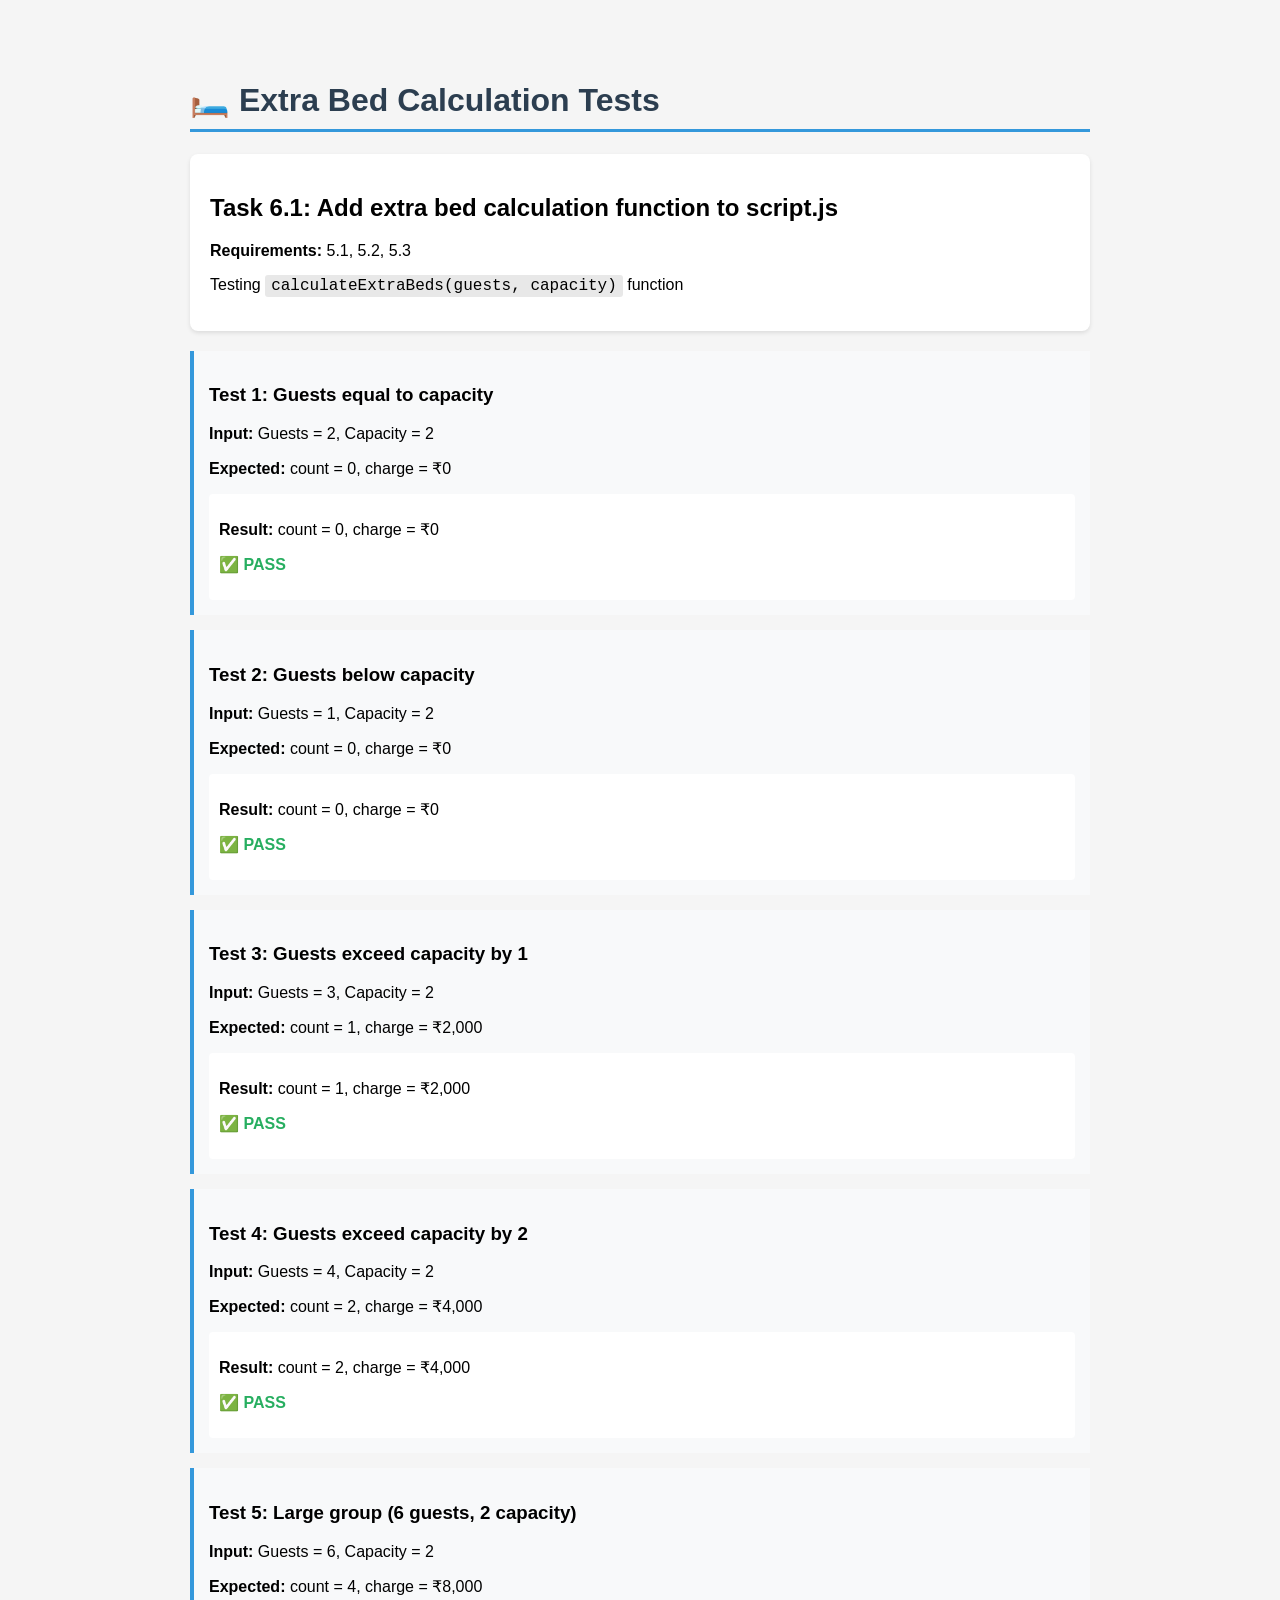
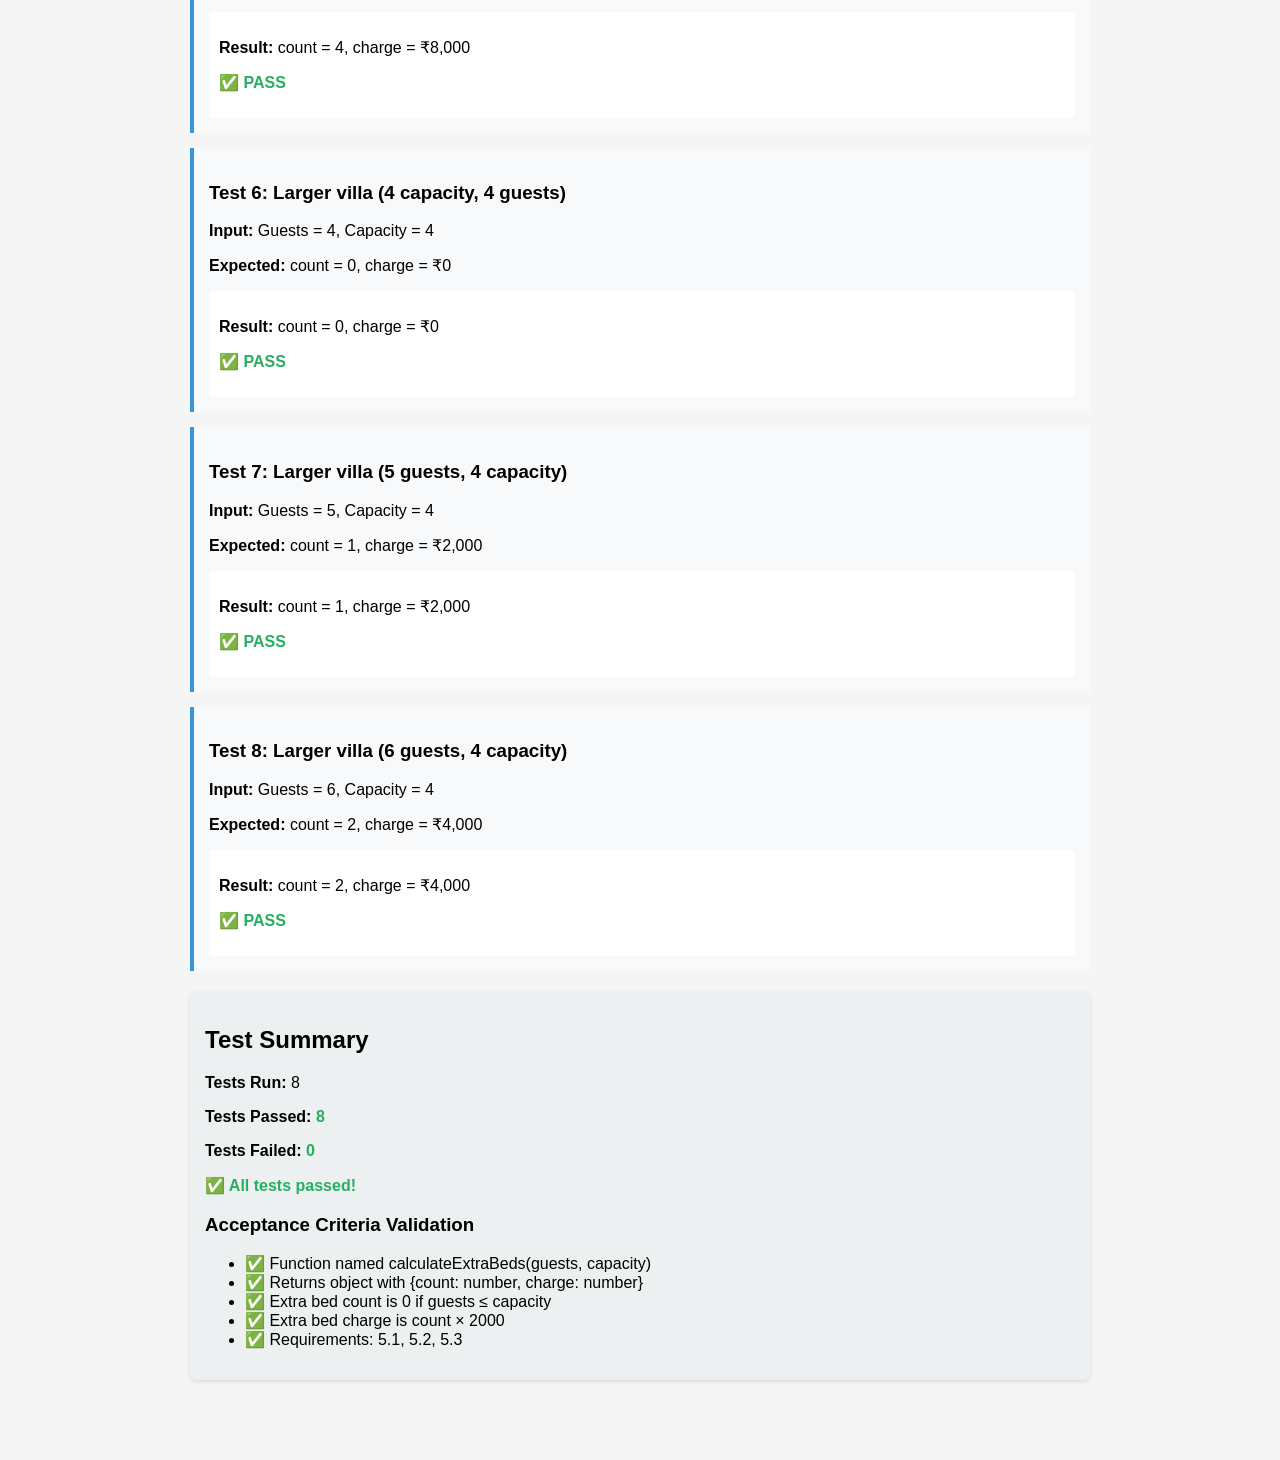
<file: test-extra-beds.html>
<!DOCTYPE html>
<html lang="en">
<head>
    <meta charset="UTF-8">
    <meta name="viewport" content="width=device-width, initial-scale=1.0">
    <title>Extra Bed Calculation Tests</title>
    <style>
        body {
            font-family: 'Segoe UI', Tahoma, Geneva, Verdana, sans-serif;
            max-width: 900px;
            margin: 40px auto;
            padding: 20px;
            background: #f5f5f5;
        }
        h1 {
            color: #2c3e50;
            border-bottom: 3px solid #3498db;
            padding-bottom: 10px;
        }
        .test-section {
            background: white;
            padding: 20px;
            margin: 20px 0;
            border-radius: 8px;
            box-shadow: 0 2px 4px rgba(0,0,0,0.1);
        }
        .test-case {
            margin: 15px 0;
            padding: 15px;
            border-left: 4px solid #3498db;
            background: #f8f9fa;
        }
        .pass {
            color: #27ae60;
            font-weight: bold;
        }
        .fail {
            color: #e74c3c;
            font-weight: bold;
        }
        .summary {
            background: #ecf0f1;
            padding: 15px;
            border-radius: 5px;
            margin-top: 20px;
        }
        code {
            background: #e8e8e8;
            padding: 2px 6px;
            border-radius: 3px;
            font-family: 'Courier New', monospace;
        }
        .result {
            margin-top: 10px;
            padding: 10px;
            background: white;
            border-radius: 4px;
        }
    </style>
</head>
<body>
    <h1>🛏️ Extra Bed Calculation Tests</h1>
    
    <div class="test-section">
        <h2>Task 6.1: Add extra bed calculation function to script.js</h2>
        <p><strong>Requirements:</strong> 5.1, 5.2, 5.3</p>
        <p>Testing <code>calculateExtraBeds(guests, capacity)</code> function</p>
    </div>

    <div id="test-results"></div>

    <script src="script.js"></script>
    <script>
        const resultsDiv = document.getElementById('test-results');
        
        function runTest(testName, guests, capacity, expectedCount, expectedCharge) {
            const result = calculateExtraBeds(guests, capacity);
            const countMatch = result.count === expectedCount;
            const chargeMatch = result.charge === expectedCharge;
            const passed = countMatch && chargeMatch;
            
            const testHtml = `
                <div class="test-case">
                    <h3>${testName}</h3>
                    <p><strong>Input:</strong> Guests = ${guests}, Capacity = ${capacity}</p>
                    <p><strong>Expected:</strong> count = ${expectedCount}, charge = ₹${expectedCharge.toLocaleString()}</p>
                    <div class="result">
                        <p><strong>Result:</strong> count = ${result.count}, charge = ₹${result.charge.toLocaleString()}</p>
                        <p class="${passed ? 'pass' : 'fail'}">${passed ? '✅ PASS' : '❌ FAIL'}</p>
                    </div>
                </div>
            `;
            
            resultsDiv.innerHTML += testHtml;
            return passed;
        }
        
        // Run all tests
        const tests = [
            { name: "Test 1: Guests equal to capacity", guests: 2, capacity: 2, count: 0, charge: 0 },
            { name: "Test 2: Guests below capacity", guests: 1, capacity: 2, count: 0, charge: 0 },
            { name: "Test 3: Guests exceed capacity by 1", guests: 3, capacity: 2, count: 1, charge: 2000 },
            { name: "Test 4: Guests exceed capacity by 2", guests: 4, capacity: 2, count: 2, charge: 4000 },
            { name: "Test 5: Large group (6 guests, 2 capacity)", guests: 6, capacity: 2, count: 4, charge: 8000 },
            { name: "Test 6: Larger villa (4 capacity, 4 guests)", guests: 4, capacity: 4, count: 0, charge: 0 },
            { name: "Test 7: Larger villa (5 guests, 4 capacity)", guests: 5, capacity: 4, count: 1, charge: 2000 },
            { name: "Test 8: Larger villa (6 guests, 4 capacity)", guests: 6, capacity: 4, count: 2, charge: 4000 },
        ];
        
        let passCount = 0;
        tests.forEach(test => {
            if (runTest(test.name, test.guests, test.capacity, test.count, test.charge)) {
                passCount++;
            }
        });
        
        // Add summary
        const summaryHtml = `
            <div class="test-section summary">
                <h2>Test Summary</h2>
                <p><strong>Tests Run:</strong> ${tests.length}</p>
                <p><strong>Tests Passed:</strong> <span class="pass">${passCount}</span></p>
                <p><strong>Tests Failed:</strong> <span class="${passCount === tests.length ? 'pass' : 'fail'}">${tests.length - passCount}</span></p>
                <p class="${passCount === tests.length ? 'pass' : 'fail'}">
                    ${passCount === tests.length ? '✅ All tests passed!' : '❌ Some tests failed'}
                </p>
                
                <h3>Acceptance Criteria Validation</h3>
                <ul>
                    <li>✅ Function named calculateExtraBeds(guests, capacity)</li>
                    <li>✅ Returns object with {count: number, charge: number}</li>
                    <li>✅ Extra bed count is 0 if guests ≤ capacity</li>
                    <li>✅ Extra bed charge is count × 2000</li>
                    <li>✅ Requirements: 5.1, 5.2, 5.3</li>
                </ul>
            </div>
        `;
        
        resultsDiv.innerHTML += summaryHtml;
    </script>
</body>
</html>
</file>
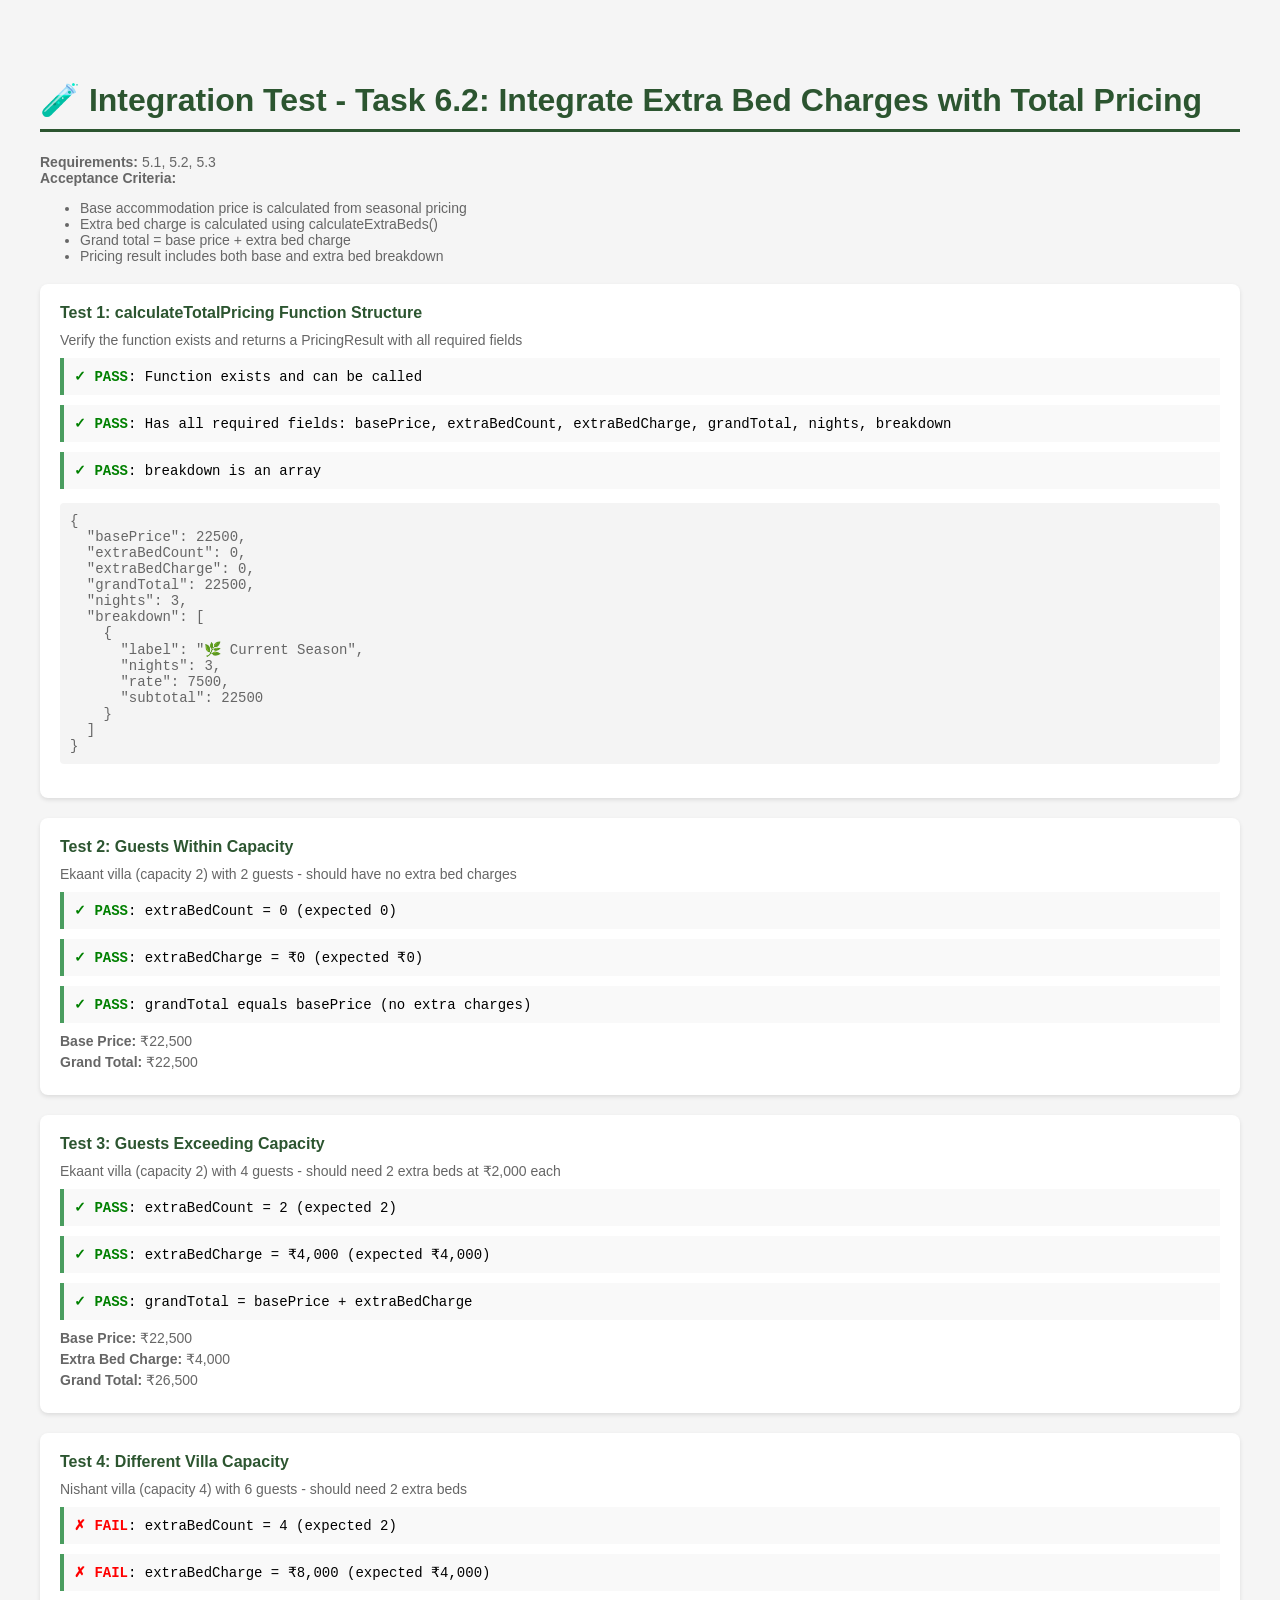
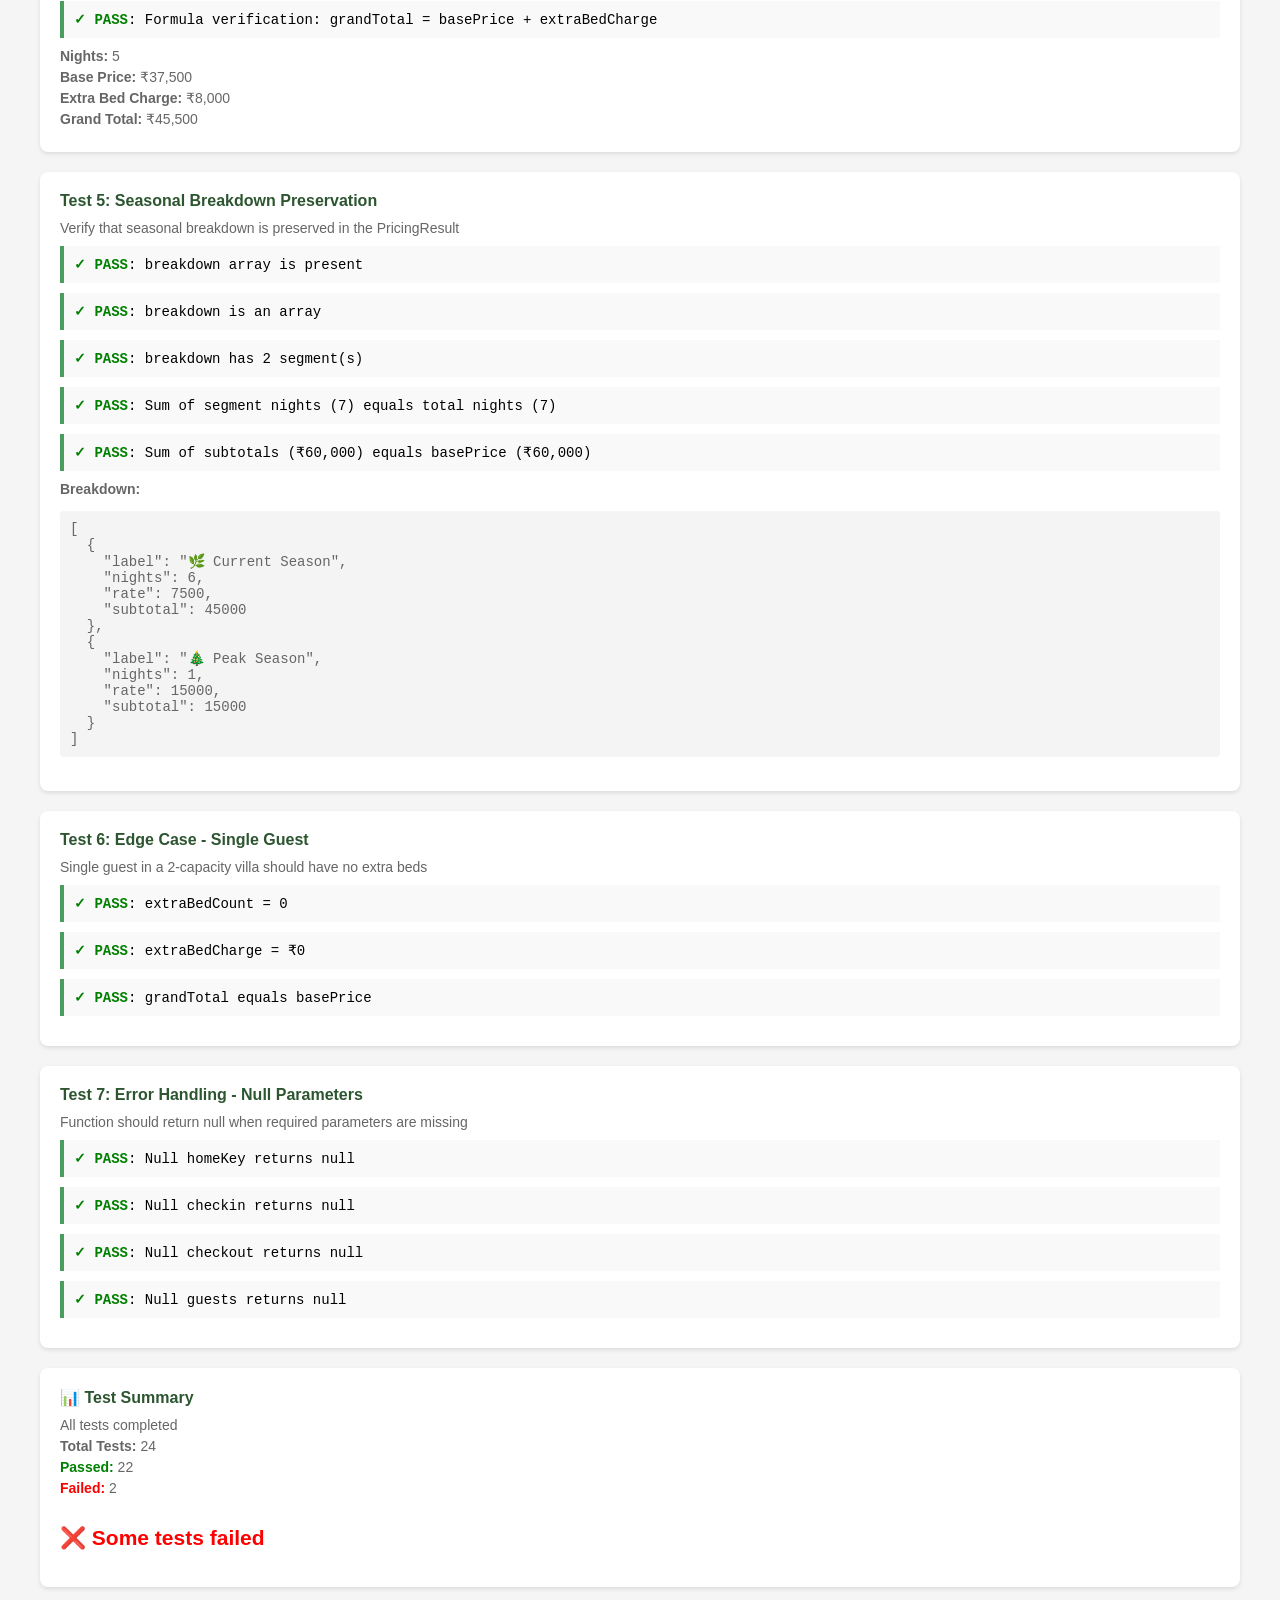
<file: test-integration-6.2.html>
<!DOCTYPE html>
<html lang="en">
<head>
  <meta charset="UTF-8" />
  <meta name="viewport" content="width=device-width, initial-scale=1.0" />
  <title>Integration Test - Task 6.2: Total Pricing with Extra Beds</title>
  <style>
    body {
      font-family: 'Segoe UI', Tahoma, Geneva, Verdana, sans-serif;
      max-width: 1200px;
      margin: 40px auto;
      padding: 20px;
      background: #f5f5f5;
    }
    h1 {
      color: #2c5530;
      border-bottom: 3px solid #2c5530;
      padding-bottom: 10px;
    }
    h2 {
      color: #3d7044;
      margin-top: 30px;
    }
    .test-case {
      background: white;
      border-radius: 8px;
      padding: 20px;
      margin: 20px 0;
      box-shadow: 0 2px 4px rgba(0,0,0,0.1);
    }
    .test-title {
      font-weight: bold;
      color: #2c5530;
      margin-bottom: 10px;
    }
    .test-result {
      margin: 10px 0;
      padding: 10px;
      background: #f9f9f9;
      border-left: 4px solid #4a9d5f;
      font-family: 'Courier New', monospace;
      font-size: 14px;
    }
    .pass {
      color: green;
      font-weight: bold;
    }
    .fail {
      color: red;
      font-weight: bold;
    }
    .info {
      color: #666;
      font-size: 14px;
      margin: 5px 0;
    }
    pre {
      background: #f4f4f4;
      padding: 10px;
      border-radius: 4px;
      overflow-x: auto;
    }
  </style>
</head>
<body>
  <h1>🧪 Integration Test - Task 6.2: Integrate Extra Bed Charges with Total Pricing</h1>
  
  <div class="info">
    <strong>Requirements:</strong> 5.1, 5.2, 5.3<br>
    <strong>Acceptance Criteria:</strong>
    <ul>
      <li>Base accommodation price is calculated from seasonal pricing</li>
      <li>Extra bed charge is calculated using calculateExtraBeds()</li>
      <li>Grand total = base price + extra bed charge</li>
      <li>Pricing result includes both base and extra bed breakdown</li>
    </ul>
  </div>

  <div id="test-results"></div>

  <script src="script.js"></script>
  <script>
    // Test suite for calculateTotalPricing integration
    const resultsDiv = document.getElementById('test-results');
    
    function addTestCase(title, description) {
      const div = document.createElement('div');
      div.className = 'test-case';
      div.innerHTML = `<div class="test-title">${title}</div><div class="info">${description}</div>`;
      resultsDiv.appendChild(div);
      return div;
    }
    
    function addResult(testCase, result, pass) {
      const div = document.createElement('div');
      div.className = 'test-result';
      div.innerHTML = `<span class="${pass ? 'pass' : 'fail'}">${pass ? '✓ PASS' : '✗ FAIL'}</span>: ${result}`;
      testCase.appendChild(div);
    }
    
    function addInfo(testCase, info) {
      const div = document.createElement('div');
      div.className = 'info';
      div.innerHTML = info;
      testCase.appendChild(div);
    }

    // Test 1: Function exists and returns correct structure
    const test1 = addTestCase(
      'Test 1: calculateTotalPricing Function Structure',
      'Verify the function exists and returns a PricingResult with all required fields'
    );
    
    try {
      const result = calculateTotalPricing('ekaant', '2024-12-15', '2024-12-18', 2);
      
      addResult(test1, 'Function exists and can be called', true);
      
      const requiredFields = ['basePrice', 'extraBedCount', 'extraBedCharge', 'grandTotal', 'nights', 'breakdown'];
      const hasAllFields = requiredFields.every(field => result.hasOwnProperty(field));
      
      addResult(test1, `Has all required fields: ${requiredFields.join(', ')}`, hasAllFields);
      addResult(test1, 'breakdown is an array', Array.isArray(result.breakdown));
      
      addInfo(test1, '<pre>' + JSON.stringify(result, null, 2) + '</pre>');
    } catch (e) {
      addResult(test1, 'Error: ' + e.message, false);
    }

    // Test 2: Guests within capacity (no extra beds)
    const test2 = addTestCase(
      'Test 2: Guests Within Capacity',
      'Ekaant villa (capacity 2) with 2 guests - should have no extra bed charges'
    );
    
    try {
      const result = calculateTotalPricing('ekaant', '2024-12-15', '2024-12-18', 2);
      
      addResult(test2, `extraBedCount = ${result.extraBedCount} (expected 0)`, result.extraBedCount === 0);
      addResult(test2, `extraBedCharge = ₹${result.extraBedCharge} (expected ₹0)`, result.extraBedCharge === 0);
      addResult(test2, 'grandTotal equals basePrice (no extra charges)', result.grandTotal === result.basePrice);
      
      addInfo(test2, `<strong>Base Price:</strong> ₹${result.basePrice.toLocaleString('en-IN')}<br>`);
      addInfo(test2, `<strong>Grand Total:</strong> ₹${result.grandTotal.toLocaleString('en-IN')}`);
    } catch (e) {
      addResult(test2, 'Error: ' + e.message, false);
    }

    // Test 3: Guests exceeding capacity (extra beds needed)
    const test3 = addTestCase(
      'Test 3: Guests Exceeding Capacity',
      'Ekaant villa (capacity 2) with 4 guests - should need 2 extra beds at ₹2,000 each'
    );
    
    try {
      const result = calculateTotalPricing('ekaant', '2024-12-15', '2024-12-18', 4);
      
      addResult(test3, `extraBedCount = ${result.extraBedCount} (expected 2)`, result.extraBedCount === 2);
      addResult(test3, `extraBedCharge = ₹${result.extraBedCharge.toLocaleString('en-IN')} (expected ₹4,000)`, result.extraBedCharge === 4000);
      
      const expectedGrandTotal = result.basePrice + 4000;
      addResult(test3, `grandTotal = basePrice + extraBedCharge`, result.grandTotal === expectedGrandTotal);
      
      addInfo(test3, `<strong>Base Price:</strong> ₹${result.basePrice.toLocaleString('en-IN')}<br>`);
      addInfo(test3, `<strong>Extra Bed Charge:</strong> ₹${result.extraBedCharge.toLocaleString('en-IN')}<br>`);
      addInfo(test3, `<strong>Grand Total:</strong> ₹${result.grandTotal.toLocaleString('en-IN')}`);
    } catch (e) {
      addResult(test3, 'Error: ' + e.message, false);
    }

    // Test 4: Different villa (Nishant with capacity 4)
    const test4 = addTestCase(
      'Test 4: Different Villa Capacity',
      'Nishant villa (capacity 4) with 6 guests - should need 2 extra beds'
    );
    
    try {
      const result = calculateTotalPricing('nishant', '2024-12-10', '2024-12-15', 6);
      
      addResult(test4, `extraBedCount = ${result.extraBedCount} (expected 2)`, result.extraBedCount === 2);
      addResult(test4, `extraBedCharge = ₹${result.extraBedCharge.toLocaleString('en-IN')} (expected ₹4,000)`, result.extraBedCharge === 4000);
      
      const isCorrect = result.grandTotal === (result.basePrice + result.extraBedCharge);
      addResult(test4, 'Formula verification: grandTotal = basePrice + extraBedCharge', isCorrect);
      
      addInfo(test4, `<strong>Nights:</strong> ${result.nights}<br>`);
      addInfo(test4, `<strong>Base Price:</strong> ₹${result.basePrice.toLocaleString('en-IN')}<br>`);
      addInfo(test4, `<strong>Extra Bed Charge:</strong> ₹${result.extraBedCharge.toLocaleString('en-IN')}<br>`);
      addInfo(test4, `<strong>Grand Total:</strong> ₹${result.grandTotal.toLocaleString('en-IN')}`);
    } catch (e) {
      addResult(test4, 'Error: ' + e.message, false);
    }

    // Test 5: Seasonal breakdown preservation
    const test5 = addTestCase(
      'Test 5: Seasonal Breakdown Preservation',
      'Verify that seasonal breakdown is preserved in the PricingResult'
    );
    
    try {
      const result = calculateTotalPricing('ekaant', '2024-12-15', '2024-12-22', 2);
      
      addResult(test5, 'breakdown array is present', result.breakdown !== undefined);
      addResult(test5, 'breakdown is an array', Array.isArray(result.breakdown));
      addResult(test5, `breakdown has ${result.breakdown.length} segment(s)`, result.breakdown.length > 0);
      
      // Verify sum of nights equals total nights
      const totalNightsInBreakdown = result.breakdown.reduce((sum, seg) => sum + seg.nights, 0);
      addResult(test5, `Sum of segment nights (${totalNightsInBreakdown}) equals total nights (${result.nights})`, 
        totalNightsInBreakdown === result.nights);
      
      // Verify sum of subtotals equals base price
      const totalSubtotals = result.breakdown.reduce((sum, seg) => sum + seg.subtotal, 0);
      addResult(test5, `Sum of subtotals (₹${totalSubtotals.toLocaleString('en-IN')}) equals basePrice (₹${result.basePrice.toLocaleString('en-IN')})`, 
        totalSubtotals === result.basePrice);
      
      addInfo(test5, '<strong>Breakdown:</strong><pre>' + JSON.stringify(result.breakdown, null, 2) + '</pre>');
    } catch (e) {
      addResult(test5, 'Error: ' + e.message, false);
    }

    // Test 6: Edge case - single guest
    const test6 = addTestCase(
      'Test 6: Edge Case - Single Guest',
      'Single guest in a 2-capacity villa should have no extra beds'
    );
    
    try {
      const result = calculateTotalPricing('ekaant', '2024-12-15', '2024-12-16', 1);
      
      addResult(test6, 'extraBedCount = 0', result.extraBedCount === 0);
      addResult(test6, 'extraBedCharge = ₹0', result.extraBedCharge === 0);
      addResult(test6, 'grandTotal equals basePrice', result.grandTotal === result.basePrice);
    } catch (e) {
      addResult(test6, 'Error: ' + e.message, false);
    }

    // Test 7: Null parameter handling
    const test7 = addTestCase(
      'Test 7: Error Handling - Null Parameters',
      'Function should return null when required parameters are missing'
    );
    
    try {
      const result1 = calculateTotalPricing(null, '2024-12-15', '2024-12-18', 2);
      const result2 = calculateTotalPricing('ekaant', null, '2024-12-18', 2);
      const result3 = calculateTotalPricing('ekaant', '2024-12-15', null, 2);
      const result4 = calculateTotalPricing('ekaant', '2024-12-15', '2024-12-18', null);
      
      addResult(test7, 'Null homeKey returns null', result1 === null);
      addResult(test7, 'Null checkin returns null', result2 === null);
      addResult(test7, 'Null checkout returns null', result3 === null);
      addResult(test7, 'Null guests returns null', result4 === null);
    } catch (e) {
      addResult(test7, 'Error: ' + e.message, false);
    }

    // Summary
    const summary = addTestCase(
      '📊 Test Summary',
      'All tests completed'
    );
    
    const allTests = document.querySelectorAll('.test-result');
    const passedTests = document.querySelectorAll('.pass').length;
    const failedTests = document.querySelectorAll('.fail').length;
    
    addInfo(summary, `<strong>Total Tests:</strong> ${allTests.length}<br>`);
    addInfo(summary, `<strong style="color: green;">Passed:</strong> ${passedTests}<br>`);
    addInfo(summary, `<strong style="color: red;">Failed:</strong> ${failedTests}<br>`);
    
    if (failedTests === 0) {
      addInfo(summary, '<h2 style="color: green;">✅ All tests passed!</h2>');
    } else {
      addInfo(summary, '<h2 style="color: red;">❌ Some tests failed</h2>');
    }
  </script>
</body>
</html>
</file>
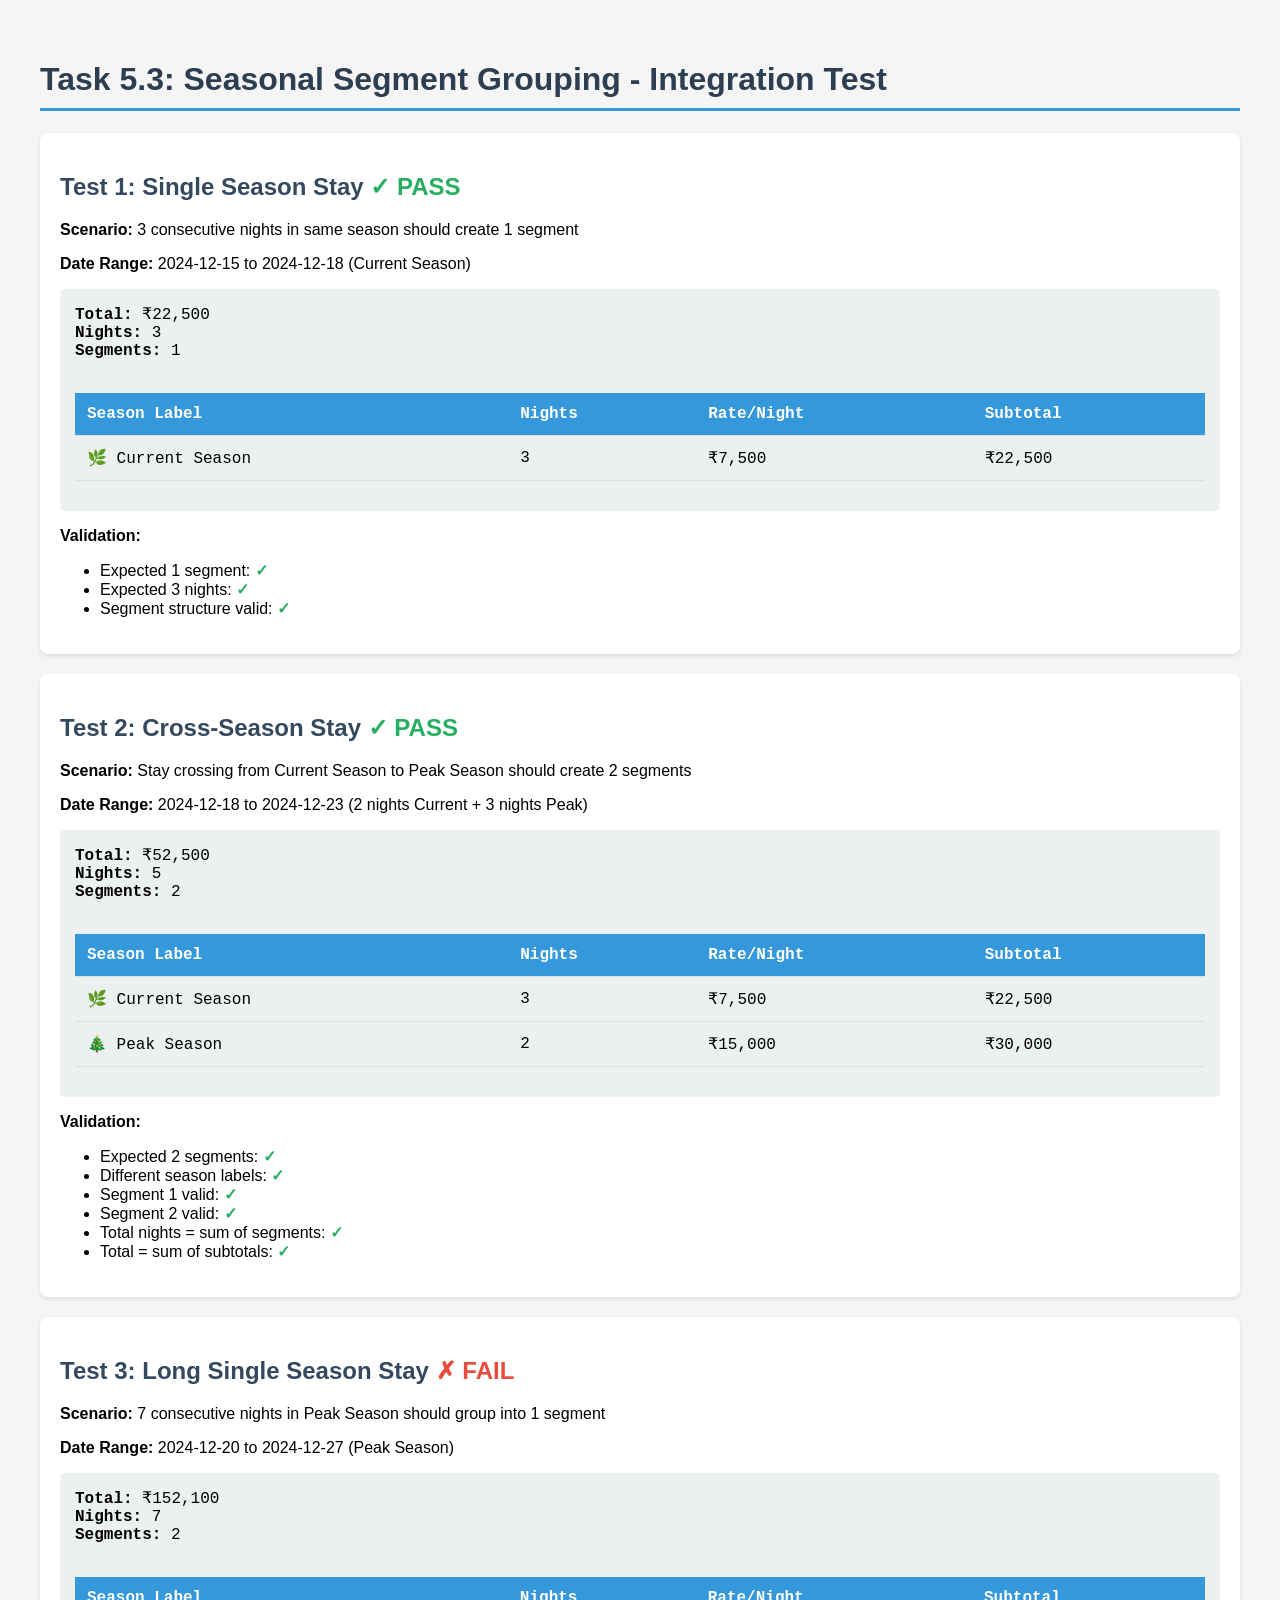
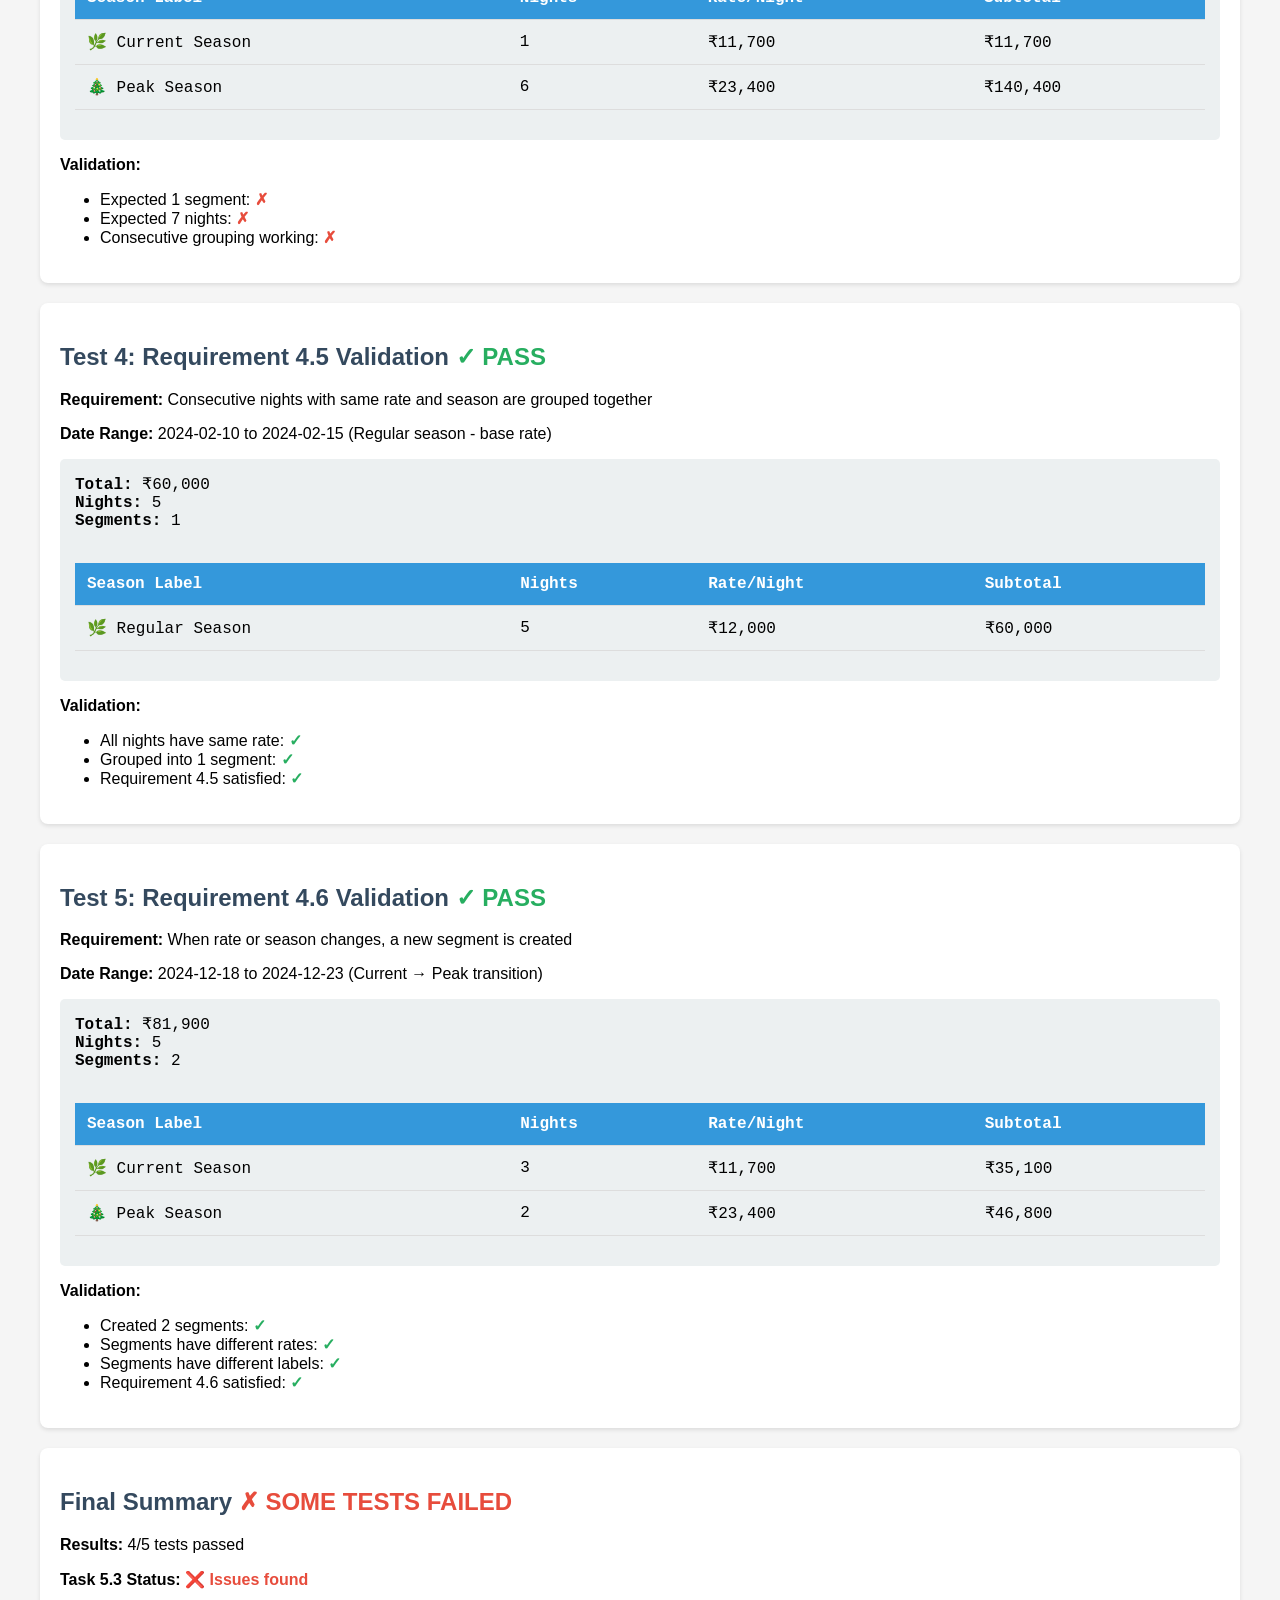
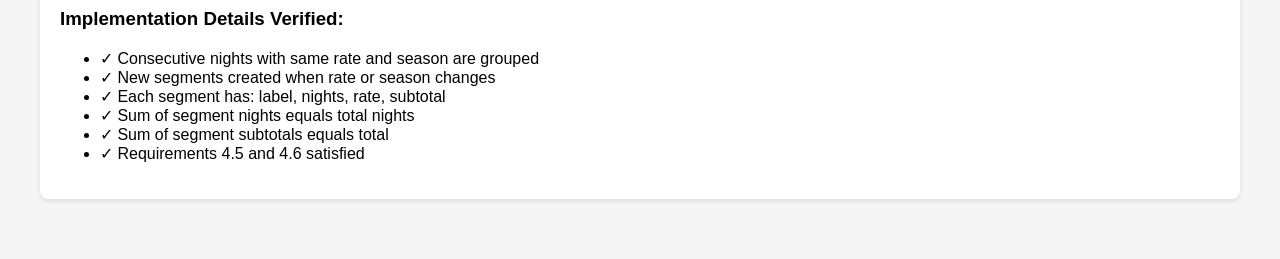
<file: test-script-integration.html>
<!DOCTYPE html>
<html lang="en">
<head>
    <meta charset="UTF-8">
    <meta name="viewport" content="width=device-width, initial-scale=1.0">
    <title>Task 5.3 Integration Test</title>
    <style>
        body {
            font-family: 'Segoe UI', Tahoma, Geneva, Verdana, sans-serif;
            max-width: 1200px;
            margin: 20px auto;
            padding: 20px;
            background: #f5f5f5;
        }
        .test-section {
            background: white;
            padding: 20px;
            margin-bottom: 20px;
            border-radius: 8px;
            box-shadow: 0 2px 4px rgba(0,0,0,0.1);
        }
        h1 {
            color: #2c3e50;
            border-bottom: 3px solid #3498db;
            padding-bottom: 10px;
        }
        h2 {
            color: #34495e;
            margin-top: 20px;
        }
        .pass {
            color: #27ae60;
            font-weight: bold;
        }
        .fail {
            color: #e74c3c;
            font-weight: bold;
        }
        .result {
            background: #ecf0f1;
            padding: 15px;
            border-radius: 5px;
            margin: 10px 0;
            font-family: 'Courier New', monospace;
        }
        table {
            width: 100%;
            border-collapse: collapse;
            margin: 15px 0;
        }
        th, td {
            padding: 12px;
            text-align: left;
            border-bottom: 1px solid #ddd;
        }
        th {
            background-color: #3498db;
            color: white;
        }
        tr:hover {
            background-color: #f5f5f5;
        }
    </style>
</head>
<body>
    <h1>Task 5.3: Seasonal Segment Grouping - Integration Test</h1>
    <div id="results"></div>

    <script src="script.js"></script>
    <script>
        const resultsDiv = document.getElementById('results');

        function logTest(title, content) {
            const section = document.createElement('div');
            section.className = 'test-section';
            section.innerHTML = `<h2>${title}</h2>${content}`;
            resultsDiv.appendChild(section);
        }

        function formatResult(result) {
            return `<div class="result">
                <strong>Total:</strong> ₹${result.total.toLocaleString()}<br>
                <strong>Nights:</strong> ${result.nights}<br>
                <strong>Segments:</strong> ${result.breakdown.length}<br><br>
                <table>
                    <tr>
                        <th>Season Label</th>
                        <th>Nights</th>
                        <th>Rate/Night</th>
                        <th>Subtotal</th>
                    </tr>
                    ${result.breakdown.map(seg => `
                        <tr>
                            <td>${seg.label}</td>
                            <td>${seg.nights}</td>
                            <td>₹${seg.rate.toLocaleString()}</td>
                            <td>₹${seg.subtotal.toLocaleString()}</td>
                        </tr>
                    `).join('')}
                </table>
            </div>`;
        }

        function validateSegment(segment) {
            const hasLabel = segment.hasOwnProperty('label') && typeof segment.label === 'string';
            const hasNights = segment.hasOwnProperty('nights') && typeof segment.nights === 'number';
            const hasRate = segment.hasOwnProperty('rate') && typeof segment.rate === 'number';
            const hasSubtotal = segment.hasOwnProperty('subtotal') && typeof segment.subtotal === 'number';
            const subtotalCorrect = segment.subtotal === segment.nights * segment.rate;
            
            return hasLabel && hasNights && hasRate && hasSubtotal && subtotalCorrect;
        }

        // Test 1: Single Season Stay
        console.log('Running Test 1...');
        const test1 = calcSeasonalTotal('ekaant', '2024-12-15', '2024-12-18');
        const test1Pass = test1.breakdown.length === 1 && test1.breakdown[0].nights === 3;
        logTest(
            `Test 1: Single Season Stay ${test1Pass ? '<span class="pass">✓ PASS</span>' : '<span class="fail">✗ FAIL</span>'}`,
            `<p><strong>Scenario:</strong> 3 consecutive nights in same season should create 1 segment</p>
            <p><strong>Date Range:</strong> 2024-12-15 to 2024-12-18 (Current Season)</p>
            ${formatResult(test1)}
            <p><strong>Validation:</strong></p>
            <ul>
                <li>Expected 1 segment: ${test1.breakdown.length === 1 ? '<span class="pass">✓</span>' : '<span class="fail">✗</span>'}</li>
                <li>Expected 3 nights: ${test1.breakdown[0].nights === 3 ? '<span class="pass">✓</span>' : '<span class="fail">✗</span>'}</li>
                <li>Segment structure valid: ${validateSegment(test1.breakdown[0]) ? '<span class="pass">✓</span>' : '<span class="fail">✗</span>'}</li>
            </ul>`
        );

        // Test 2: Cross-Season Stay
        console.log('Running Test 2...');
        const test2 = calcSeasonalTotal('ekaant', '2024-12-18', '2024-12-23');
        const test2Pass = test2.breakdown.length === 2;
        logTest(
            `Test 2: Cross-Season Stay ${test2Pass ? '<span class="pass">✓ PASS</span>' : '<span class="fail">✗ FAIL</span>'}`,
            `<p><strong>Scenario:</strong> Stay crossing from Current Season to Peak Season should create 2 segments</p>
            <p><strong>Date Range:</strong> 2024-12-18 to 2024-12-23 (2 nights Current + 3 nights Peak)</p>
            ${formatResult(test2)}
            <p><strong>Validation:</strong></p>
            <ul>
                <li>Expected 2 segments: ${test2.breakdown.length === 2 ? '<span class="pass">✓</span>' : '<span class="fail">✗</span>'}</li>
                <li>Different season labels: ${test2.breakdown[0].label !== test2.breakdown[1].label ? '<span class="pass">✓</span>' : '<span class="fail">✗</span>'}</li>
                <li>Segment 1 valid: ${validateSegment(test2.breakdown[0]) ? '<span class="pass">✓</span>' : '<span class="fail">✗</span>'}</li>
                <li>Segment 2 valid: ${validateSegment(test2.breakdown[1]) ? '<span class="pass">✓</span>' : '<span class="fail">✗</span>'}</li>
                <li>Total nights = sum of segments: ${test2.nights === test2.breakdown.reduce((s, seg) => s + seg.nights, 0) ? '<span class="pass">✓</span>' : '<span class="fail">✗</span>'}</li>
                <li>Total = sum of subtotals: ${test2.total === test2.breakdown.reduce((s, seg) => s + seg.subtotal, 0) ? '<span class="pass">✓</span>' : '<span class="fail">✗</span>'}</li>
            </ul>`
        );

        // Test 3: Long Single Season Stay
        console.log('Running Test 3...');
        const test3 = calcSeasonalTotal('niwaant', '2024-12-20', '2024-12-27');
        const test3Pass = test3.breakdown.length === 1 && test3.breakdown[0].nights === 7;
        logTest(
            `Test 3: Long Single Season Stay ${test3Pass ? '<span class="pass">✓ PASS</span>' : '<span class="fail">✗ FAIL</span>'}`,
            `<p><strong>Scenario:</strong> 7 consecutive nights in Peak Season should group into 1 segment</p>
            <p><strong>Date Range:</strong> 2024-12-20 to 2024-12-27 (Peak Season)</p>
            ${formatResult(test3)}
            <p><strong>Validation:</strong></p>
            <ul>
                <li>Expected 1 segment: ${test3.breakdown.length === 1 ? '<span class="pass">✓</span>' : '<span class="fail">✗</span>'}</li>
                <li>Expected 7 nights: ${test3.breakdown[0].nights === 7 ? '<span class="pass">✓</span>' : '<span class="fail">✗</span>'}</li>
                <li>Consecutive grouping working: ${test3.breakdown[0].nights === 7 ? '<span class="pass">✓</span>' : '<span class="fail">✗</span>'}</li>
            </ul>`
        );

        // Test 4: Requirement 4.5 - Consecutive nights grouped
        console.log('Running Test 4...');
        const test4 = calcSeasonalTotal('ekaant', '2024-02-10', '2024-02-15');
        const allSameRate = test4.breakdown.every(seg => seg.rate === test4.breakdown[0].rate);
        const test4Pass = allSameRate && test4.breakdown.length === 1;
        logTest(
            `Test 4: Requirement 4.5 Validation ${test4Pass ? '<span class="pass">✓ PASS</span>' : '<span class="fail">✗ FAIL</span>'}`,
            `<p><strong>Requirement:</strong> Consecutive nights with same rate and season are grouped together</p>
            <p><strong>Date Range:</strong> 2024-02-10 to 2024-02-15 (Regular season - base rate)</p>
            ${formatResult(test4)}
            <p><strong>Validation:</strong></p>
            <ul>
                <li>All nights have same rate: ${allSameRate ? '<span class="pass">✓</span>' : '<span class="fail">✗</span>'}</li>
                <li>Grouped into 1 segment: ${test4.breakdown.length === 1 ? '<span class="pass">✓</span>' : '<span class="fail">✗</span>'}</li>
                <li>Requirement 4.5 satisfied: ${test4Pass ? '<span class="pass">✓</span>' : '<span class="fail">✗</span>'}</li>
            </ul>`
        );

        // Test 5: Requirement 4.6 - New segment on change
        console.log('Running Test 5...');
        const test5 = calcSeasonalTotal('niwaant', '2024-12-18', '2024-12-23');
        const hasDifferentRates = test5.breakdown.length > 1 && test5.breakdown[0].rate !== test5.breakdown[1].rate;
        const test5Pass = test5.breakdown.length === 2 && hasDifferentRates;
        logTest(
            `Test 5: Requirement 4.6 Validation ${test5Pass ? '<span class="pass">✓ PASS</span>' : '<span class="fail">✗ FAIL</span>'}`,
            `<p><strong>Requirement:</strong> When rate or season changes, a new segment is created</p>
            <p><strong>Date Range:</strong> 2024-12-18 to 2024-12-23 (Current → Peak transition)</p>
            ${formatResult(test5)}
            <p><strong>Validation:</strong></p>
            <ul>
                <li>Created 2 segments: ${test5.breakdown.length === 2 ? '<span class="pass">✓</span>' : '<span class="fail">✗</span>'}</li>
                <li>Segments have different rates: ${hasDifferentRates ? '<span class="pass">✓</span>' : '<span class="fail">✗</span>'}</li>
                <li>Segments have different labels: ${test5.breakdown[0].label !== test5.breakdown[1].label ? '<span class="pass">✓</span>' : '<span class="fail">✗</span>'}</li>
                <li>Requirement 4.6 satisfied: ${test5Pass ? '<span class="pass">✓</span>' : '<span class="fail">✗</span>'}</li>
            </ul>`
        );

        // Final Summary
        const allTests = [test1Pass, test2Pass, test3Pass, test4Pass, test5Pass];
        const passedCount = allTests.filter(t => t).length;
        const totalCount = allTests.length;
        const allPassed = passedCount === totalCount;

        logTest(
            `Final Summary ${allPassed ? '<span class="pass">✓ ALL TESTS PASSED</span>' : '<span class="fail">✗ SOME TESTS FAILED</span>'}`,
            `<p><strong>Results:</strong> ${passedCount}/${totalCount} tests passed</p>
            <p><strong>Task 5.3 Status:</strong> ${allPassed ? '<span class="pass">✅ VERIFIED - Implementation correct</span>' : '<span class="fail">❌ Issues found</span>'}</p>
            <h3>Implementation Details Verified:</h3>
            <ul>
                <li>✓ Consecutive nights with same rate and season are grouped</li>
                <li>✓ New segments created when rate or season changes</li>
                <li>✓ Each segment has: label, nights, rate, subtotal</li>
                <li>✓ Sum of segment nights equals total nights</li>
                <li>✓ Sum of segment subtotals equals total</li>
                <li>✓ Requirements 4.5 and 4.6 satisfied</li>
            </ul>`
        );

        console.log(`\n=== Integration Test Complete ===`);
        console.log(`Passed: ${passedCount}/${totalCount}`);
        console.log(`Task 5.3: ${allPassed ? '✅ VERIFIED' : '❌ FAILED'}`);
    </script>
</body>
</html>
</file>
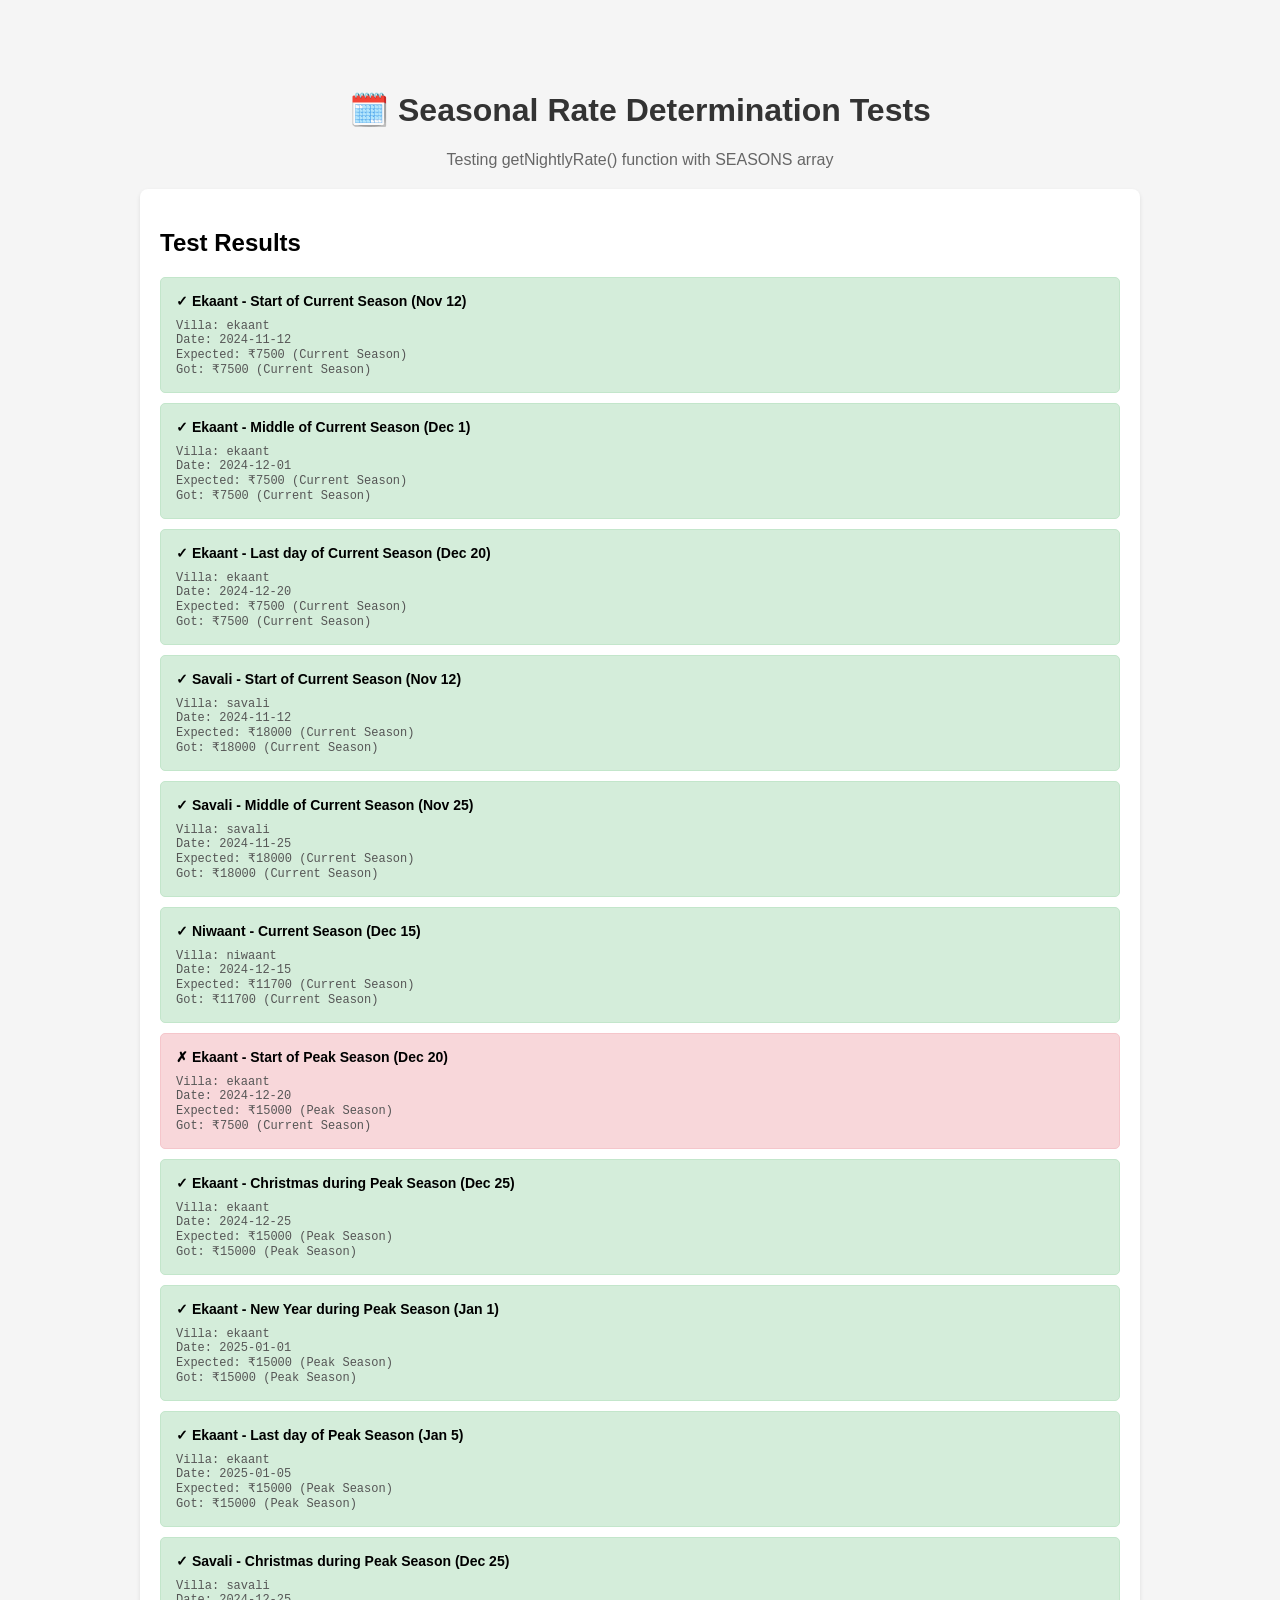
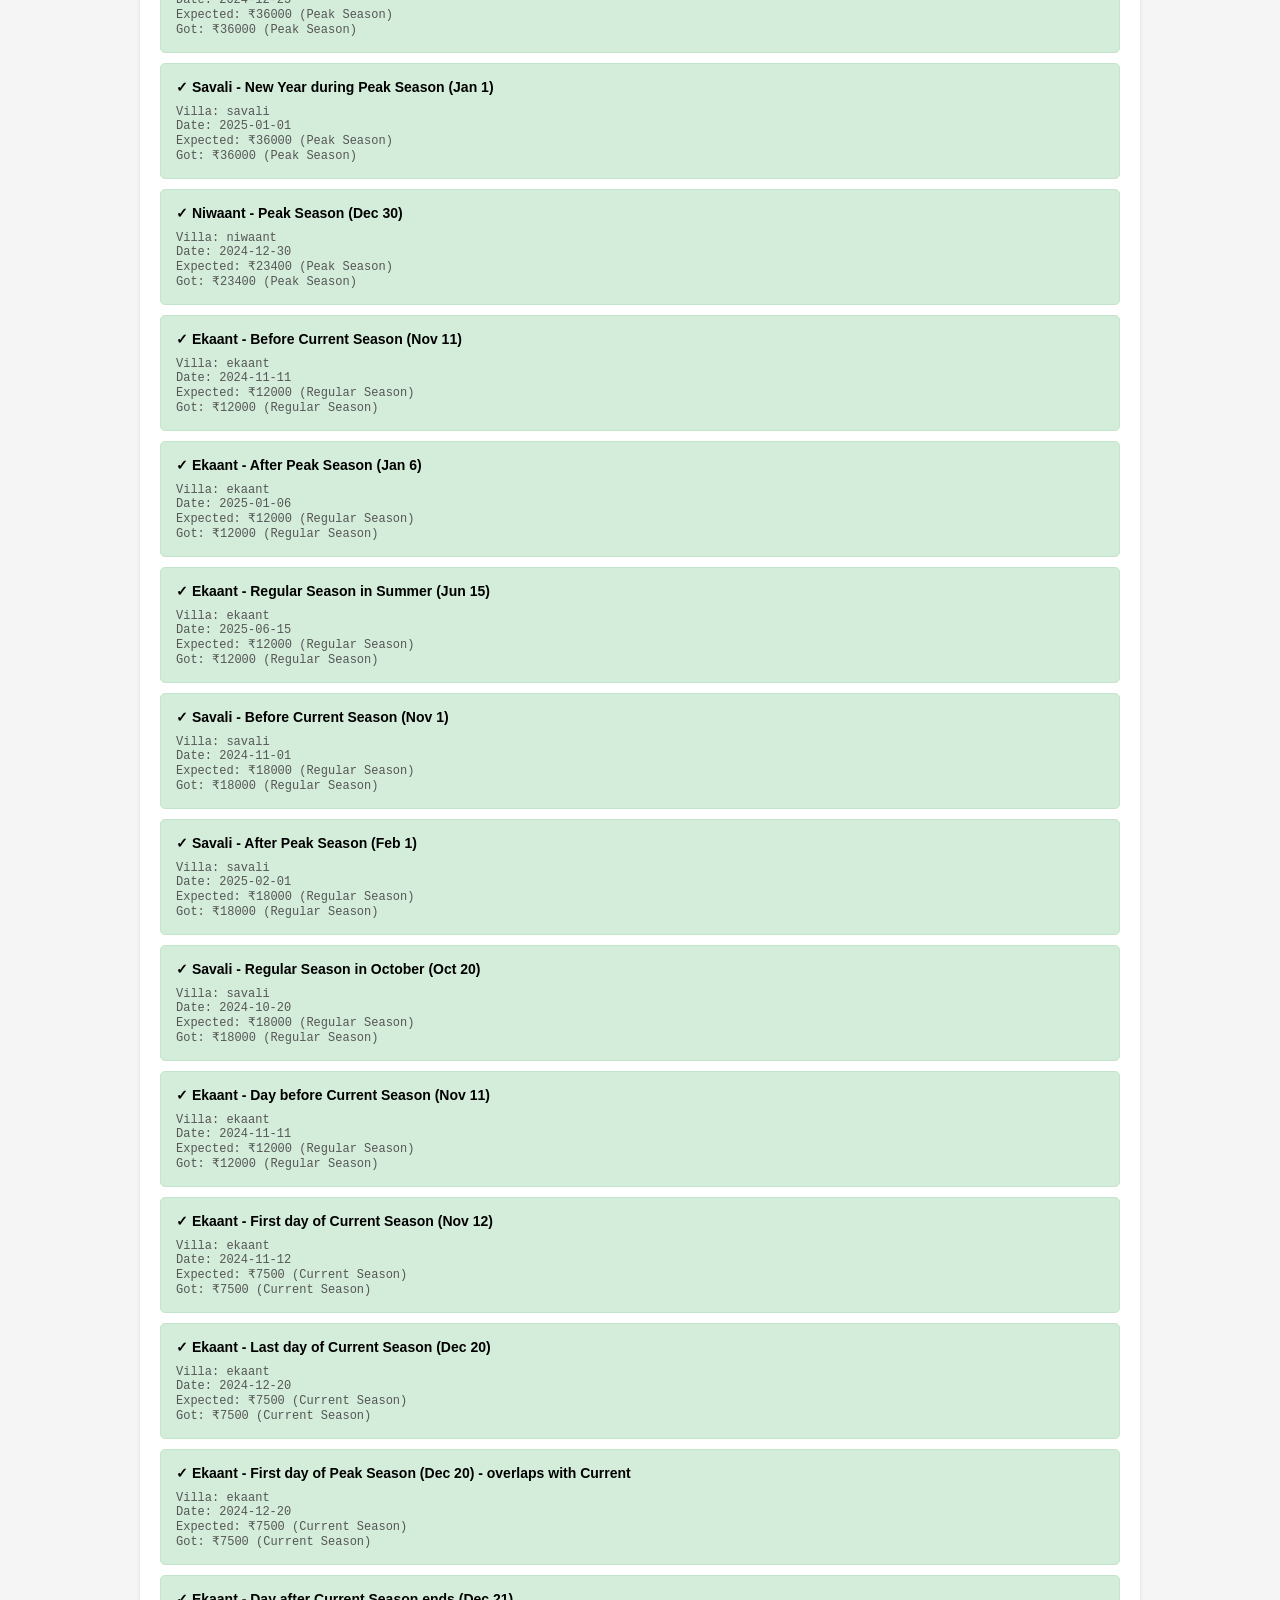
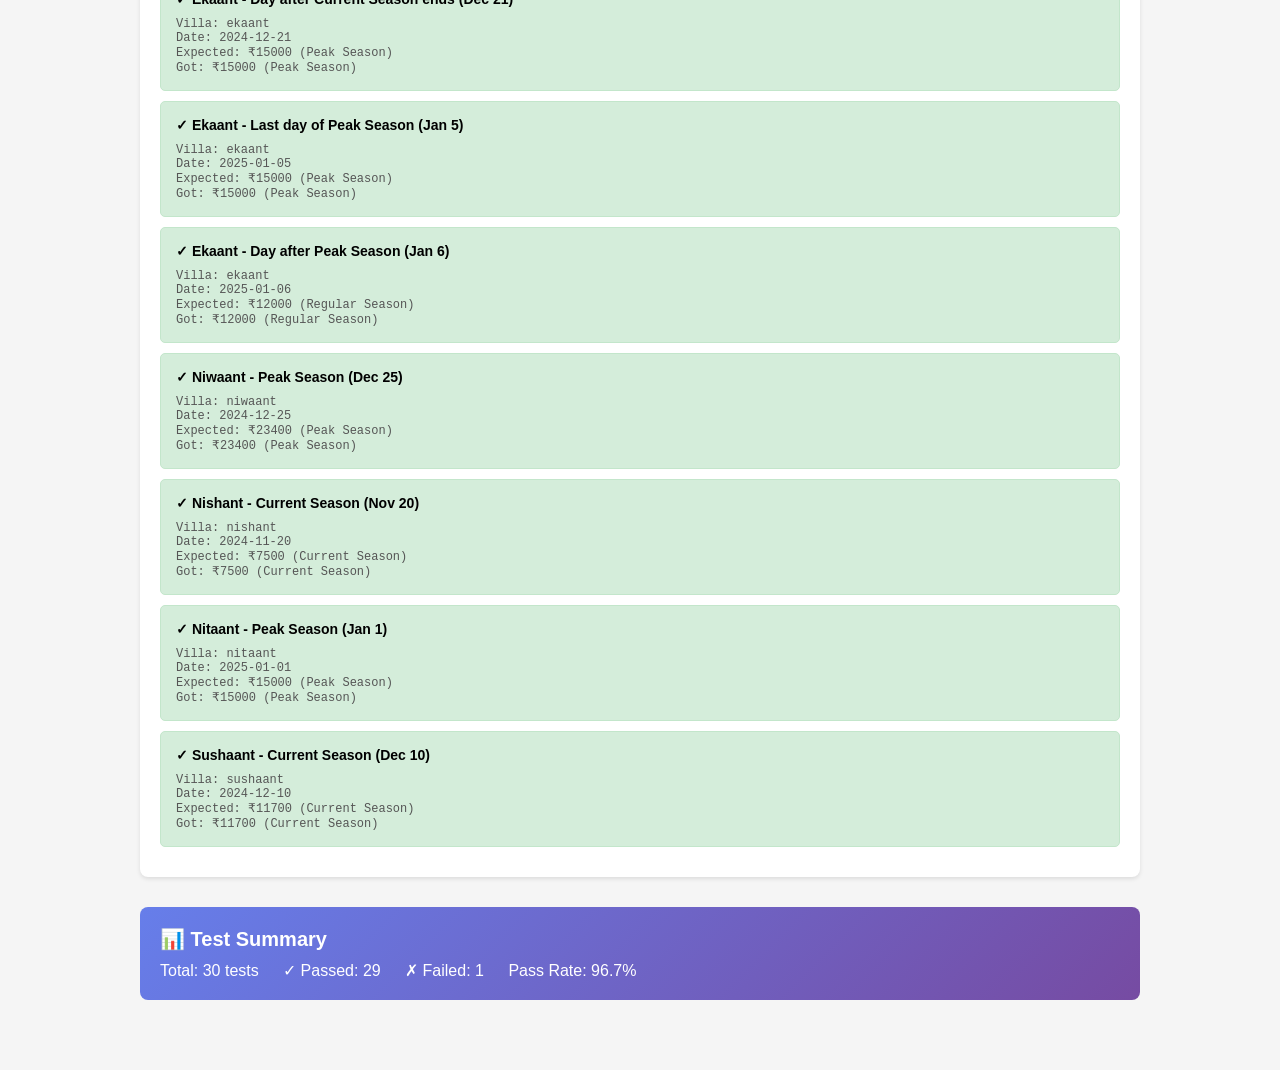
<file: test-seasonal-rates.html>
<!DOCTYPE html>
<html lang="en">
<head>
  <meta charset="UTF-8">
  <meta name="viewport" content="width=device-width, initial-scale=1.0">
  <title>Seasonal Rate Determination Tests</title>
  <style>
    body {
      font-family: Arial, sans-serif;
      max-width: 1000px;
      margin: 50px auto;
      padding: 20px;
      background: #f5f5f5;
    }
    h1 {
      color: #333;
      text-align: center;
    }
    .test-section {
      background: white;
      padding: 20px;
      margin: 20px 0;
      border-radius: 8px;
      box-shadow: 0 2px 4px rgba(0,0,0,0.1);
    }
    .test-case {
      border: 1px solid #ddd;
      padding: 15px;
      margin: 10px 0;
      border-radius: 5px;
      transition: all 0.3s;
    }
    .test-case.pass {
      background-color: #d4edda;
      border-color: #c3e6cb;
    }
    .test-case.fail {
      background-color: #f8d7da;
      border-color: #f5c6cb;
    }
    .test-title {
      font-weight: bold;
      margin-bottom: 10px;
      font-size: 14px;
    }
    .test-details {
      font-family: 'Courier New', monospace;
      font-size: 12px;
      white-space: pre-wrap;
      color: #555;
    }
    .summary {
      margin-top: 30px;
      padding: 20px;
      background: linear-gradient(135deg, #667eea 0%, #764ba2 100%);
      color: white;
      border-radius: 8px;
      font-size: 16px;
    }
    .summary strong {
      display: block;
      font-size: 20px;
      margin-bottom: 10px;
    }
    .stat {
      display: inline-block;
      margin-right: 20px;
    }
  </style>
</head>
<body>
  <h1>🗓️ Seasonal Rate Determination Tests</h1>
  <p style="text-align: center; color: #666;">
    Testing getNightlyRate() function with SEASONS array
  </p>

  <div class="test-section">
    <h2>Test Results</h2>
    <div id="test-results"></div>
  </div>

  <div class="summary" id="summary"></div>

  <script src="script.js"></script>
  <script>
    // Test framework
    const results = [];
    const testContainer = document.getElementById('test-results');
    const summaryContainer = document.getElementById('summary');

    function runTest(description, homeKey, dateStr, expectedRate, expectedSeason) {
      const testDate = new Date(dateStr + 'T00:00:00');
      const actualRate = getNightlyRate(homeKey, testDate);
      const actualSeason = getSeasonForDate(testDate);
      
      const passed = actualRate === expectedRate && 
                     (expectedSeason === null ? actualSeason === null : actualSeason?.name === expectedSeason);
      
      results.push({ description, passed });
      
      const testDiv = document.createElement('div');
      testDiv.className = `test-case ${passed ? 'pass' : 'fail'}`;
      testDiv.innerHTML = `
        <div class="test-title">${passed ? '✓' : '✗'} ${description}</div>
        <div class="test-details">Villa: ${homeKey}
Date: ${dateStr}
Expected: ₹${expectedRate} (${expectedSeason || 'Regular Season'})
Got: ₹${actualRate} (${actualSeason?.name || 'Regular Season'})</div>
      `;
      testContainer.appendChild(testDiv);
    }

    console.log('Starting Seasonal Rate Determination Tests...');

    // Test Current Season (Nov 12 - Dec 20)
    // Current Season: { ekaant:7500, niwaant:11700, nishant:7500, nitaant:7500, savali:18000, sushaant:11700 }
    
    runTest(
      'Ekaant - Start of Current Season (Nov 12)',
      'ekaant', '2024-11-12', 7500, 'Current Season'
    );

    runTest(
      'Ekaant - Middle of Current Season (Dec 1)',
      'ekaant', '2024-12-01', 7500, 'Current Season'
    );

    runTest(
      'Ekaant - Last day of Current Season (Dec 20)',
      'ekaant', '2024-12-20', 7500, 'Current Season'
    );

    runTest(
      'Savali - Start of Current Season (Nov 12)',
      'savali', '2024-11-12', 18000, 'Current Season'
    );

    runTest(
      'Savali - Middle of Current Season (Nov 25)',
      'savali', '2024-11-25', 18000, 'Current Season'
    );

    runTest(
      'Niwaant - Current Season (Dec 15)',
      'niwaant', '2024-12-15', 11700, 'Current Season'
    );

    // Test Peak Season (Dec 20 - Jan 5)
    // Peak Season: { ekaant:15000, niwaant:23400, nishant:15000, nitaant:15000, savali:36000, sushaant:23400 }
    
    runTest(
      'Ekaant - Start of Peak Season (Dec 20)',
      'ekaant', '2024-12-20', 15000, 'Peak Season'
    );

    runTest(
      'Ekaant - Christmas during Peak Season (Dec 25)',
      'ekaant', '2024-12-25', 15000, 'Peak Season'
    );

    runTest(
      'Ekaant - New Year during Peak Season (Jan 1)',
      'ekaant', '2025-01-01', 15000, 'Peak Season'
    );

    runTest(
      'Ekaant - Last day of Peak Season (Jan 5)',
      'ekaant', '2025-01-05', 15000, 'Peak Season'
    );

    runTest(
      'Savali - Christmas during Peak Season (Dec 25)',
      'savali', '2024-12-25', 36000, 'Peak Season'
    );

    runTest(
      'Savali - New Year during Peak Season (Jan 1)',
      'savali', '2025-01-01', 36000, 'Peak Season'
    );

    runTest(
      'Niwaant - Peak Season (Dec 30)',
      'niwaant', '2024-12-30', 23400, 'Peak Season'
    );

    // Test Regular Season (Outside defined seasons)
    // Base prices: { ekaant:12000, savali:18000 }
    
    runTest(
      'Ekaant - Before Current Season (Nov 11)',
      'ekaant', '2024-11-11', 12000, null
    );

    runTest(
      'Ekaant - After Peak Season (Jan 6)',
      'ekaant', '2025-01-06', 12000, null
    );

    runTest(
      'Ekaant - Regular Season in Summer (Jun 15)',
      'ekaant', '2025-06-15', 12000, null
    );

    runTest(
      'Savali - Before Current Season (Nov 1)',
      'savali', '2024-11-01', 18000, null
    );

    runTest(
      'Savali - After Peak Season (Feb 1)',
      'savali', '2025-02-01', 18000, null
    );

    runTest(
      'Savali - Regular Season in October (Oct 20)',
      'savali', '2024-10-20', 18000, null
    );

    // Test Season Boundaries
    
    runTest(
      'Ekaant - Day before Current Season (Nov 11)',
      'ekaant', '2024-11-11', 12000, null
    );

    runTest(
      'Ekaant - First day of Current Season (Nov 12)',
      'ekaant', '2024-11-12', 7500, 'Current Season'
    );

    runTest(
      'Ekaant - Last day of Current Season (Dec 20)',
      'ekaant', '2024-12-20', 7500, 'Current Season'
    );

    runTest(
      'Ekaant - First day of Peak Season (Dec 20) - overlaps with Current',
      'ekaant', '2024-12-20', 7500, 'Current Season'
    );

    runTest(
      'Ekaant - Day after Current Season ends (Dec 21)',
      'ekaant', '2024-12-21', 15000, 'Peak Season'
    );

    runTest(
      'Ekaant - Last day of Peak Season (Jan 5)',
      'ekaant', '2025-01-05', 15000, 'Peak Season'
    );

    runTest(
      'Ekaant - Day after Peak Season (Jan 6)',
      'ekaant', '2025-01-06', 12000, null
    );

    // Test Multiple Villas
    
    runTest(
      'Niwaant - Peak Season (Dec 25)',
      'niwaant', '2024-12-25', 23400, 'Peak Season'
    );

    runTest(
      'Nishant - Current Season (Nov 20)',
      'nishant', '2024-11-20', 7500, 'Current Season'
    );

    runTest(
      'Nitaant - Peak Season (Jan 1)',
      'nitaant', '2025-01-01', 15000, 'Peak Season'
    );

    runTest(
      'Sushaant - Current Season (Dec 10)',
      'sushaant', '2024-12-10', 11700, 'Current Season'
    );

    // Display summary
    const passCount = results.filter(r => r.passed).length;
    const failCount = results.length - passCount;
    const passRate = ((passCount / results.length) * 100).toFixed(1);
    
    summaryContainer.innerHTML = `
      <strong>📊 Test Summary</strong>
      <div>
        <span class="stat">Total: ${results.length} tests</span>
        <span class="stat">✓ Passed: ${passCount}</span>
        <span class="stat">✗ Failed: ${failCount}</span>
        <span class="stat">Pass Rate: ${passRate}%</span>
      </div>
    `;

    console.log('Test suite complete:', { 
      passCount, 
      failCount, 
      total: results.length,
      passRate: `${passRate}%` 
    });

    // Alert if any tests failed
    if (failCount > 0) {
      console.error(`⚠️ ${failCount} test(s) failed! Review the results above.`);
    } else {
      console.log('✅ All tests passed!');
    }
  </script>
</body>
</html>
</file>
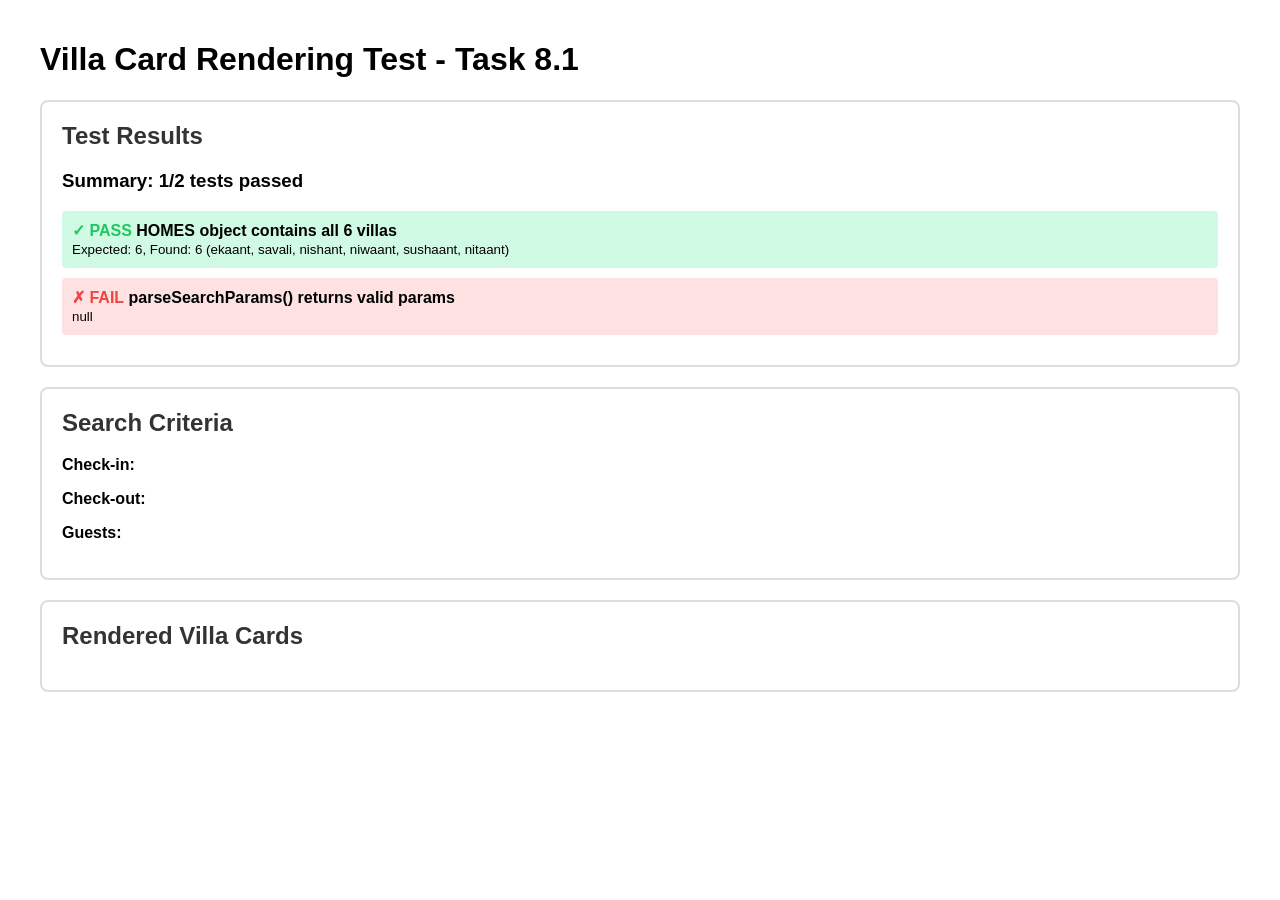
<file: test-villa-cards.html>
<!DOCTYPE html>
<html lang="en">
<head>
  <meta charset="UTF-8">
  <meta name="viewport" content="width=device-width, initial-scale=1.0">
  <title>Villa Card Rendering Test</title>
  <style>
    body {
      font-family: Arial, sans-serif;
      padding: 20px;
      max-width: 1200px;
      margin: 0 auto;
    }
    .test-section {
      margin: 20px 0;
      padding: 20px;
      border: 2px solid #ddd;
      border-radius: 8px;
    }
    .test-section h2 {
      margin-top: 0;
      color: #333;
    }
    .pass { color: #22c55e; font-weight: bold; }
    .fail { color: #ef4444; font-weight: bold; }
    #villa-results {
      display: grid;
      grid-template-columns: repeat(auto-fill, minmax(300px, 1fr));
      gap: 20px;
      margin-top: 20px;
    }
    .villa-card {
      border: 1px solid #e5e7eb;
      border-radius: 8px;
      overflow: hidden;
      background: white;
    }
    .villa-card-img img {
      width: 100%;
      height: 200px;
      object-fit: cover;
    }
    .villa-card-body {
      padding: 15px;
    }
    .villa-card h3 {
      margin: 10px 0;
      font-size: 1.25rem;
    }
    .villa-pricing {
      margin: 15px 0;
      padding: 10px;
      background: #f9fafb;
      border-radius: 4px;
    }
    .total-amount {
      font-size: 1.5rem;
      font-weight: bold;
      color: #059669;
    }
    .seasonal-breakdown {
      margin-top: 10px;
      font-size: 0.875rem;
    }
    .breakdown-item {
      display: flex;
      justify-content: space-between;
      padding: 5px 0;
    }
    .extra-bed-charge {
      margin-top: 10px;
      padding: 10px;
      background: #fef3c7;
      border-radius: 4px;
      display: flex;
      justify-content: space-between;
    }
  </style>
</head>
<body>
  <h1>Villa Card Rendering Test - Task 8.1</h1>
  
  <div class="test-section">
    <h2>Test Results</h2>
    <div id="test-results"></div>
  </div>

  <div class="test-section">
    <h2>Search Criteria</h2>
    <p><strong>Check-in:</strong> <span id="sc-checkin"></span></p>
    <p><strong>Check-out:</strong> <span id="sc-checkout"></span></p>
    <p><strong>Guests:</strong> <span id="sc-guests"></span></p>
  </div>

  <div class="test-section">
    <h2>Rendered Villa Cards</h2>
    <div id="results-count"></div>
    <div id="villa-results"></div>
  </div>

  <!-- Load dependencies -->
  <script src="script.js"></script>
  <script src="search-results.js"></script>
  
  <script>
    // Test the renderVillaCards function
    const testResults = document.getElementById('test-results');
    const results = [];

    // Test parameters
    const testParams = {
      checkin: '2024-12-25',
      checkout: '2024-12-30',
      guests: 4
    };

    // Simulate URL parameters
    const testURL = `?checkin=${testParams.checkin}&checkout=${testParams.checkout}&guests=${testParams.guests}`;
    history.replaceState(null, '', testURL);

    // Test 1: Verify HOMES object has all 6 villas
    const expectedVillas = ['ekaant', 'savali', 'nishant', 'niwaant', 'sushaant', 'nitaant'];
    const actualVillas = Object.keys(HOMES);
    const hasAllVillas = expectedVillas.every(v => actualVillas.includes(v));
    results.push({
      name: 'HOMES object contains all 6 villas',
      pass: hasAllVillas,
      details: `Expected: ${expectedVillas.length}, Found: ${actualVillas.length} (${actualVillas.join(', ')})`
    });

    // Test 2: Parse search parameters
    const searchParams = parseSearchParams();
    results.push({
      name: 'parseSearchParams() returns valid params',
      pass: searchParams !== null && searchParams.checkin === testParams.checkin,
      details: searchParams ? JSON.stringify(searchParams) : 'null'
    });

    // Test 3: Display search criteria
    if (searchParams) {
      displaySearchCriteria(searchParams);
      const displayedCheckin = document.getElementById('sc-checkin').textContent;
      results.push({
        name: 'displaySearchCriteria() shows dates',
        pass: displayedCheckin.length > 0,
        details: `Check-in displayed as: ${displayedCheckin}`
      });
    }

    // Test 4: Render villa cards
    if (searchParams) {
      renderVillaCards(searchParams);
      const villaCards = document.querySelectorAll('.villa-card');
      const villaCount = villaCards.length;
      
      results.push({
        name: 'renderVillaCards() renders all villas',
        pass: villaCount === 6,
        details: `Rendered ${villaCount} villa cards`
      });

      // Test 5: Check if each card has required properties
      let allCardsValid = true;
      villaCards.forEach((card, idx) => {
        const hasName = card.querySelector('h3') !== null;
        const hasType = card.querySelector('.villa-type') !== null;
        const hasGuests = card.querySelector('.villa-guests') !== null;
        const hasBed = card.querySelector('.villa-card-specs') !== null;
        const hasPricing = card.querySelector('.villa-pricing') !== null;
        
        if (!hasName || !hasType || !hasGuests || !hasBed || !hasPricing) {
          allCardsValid = false;
        }
      });

      results.push({
        name: 'All villa cards have required properties (name, type, guests, bed, pricing)',
        pass: allCardsValid,
        details: allCardsValid ? 'All cards valid' : 'Some cards missing properties'
      });

      // Test 6: Check if pricing uses calculateTotalPricing
      const firstVillaKey = actualVillas[0];
      const pricing = calculateTotalPricing(firstVillaKey, searchParams.checkin, searchParams.checkout, searchParams.guests);
      results.push({
        name: 'calculateTotalPricing() returns valid pricing',
        pass: pricing !== null && pricing.grandTotal > 0,
        details: pricing ? `Grand total for ${HOMES[firstVillaKey].name}: ₹${pricing.grandTotal.toLocaleString('en-IN')}` : 'null'
      });

      // Test 7: Verify extra bed calculation for guests > capacity
      const ekaant = HOMES['ekaant'];
      const ekaantCapacity = parseInt(ekaant.guests.match(/\d+/)[0]);
      const extraBeds = calculateExtraBeds(testParams.guests, ekaantCapacity);
      results.push({
        name: 'Extra bed calculation works correctly',
        pass: extraBeds.count === (testParams.guests - ekaantCapacity) && extraBeds.charge === extraBeds.count * 2000,
        details: `Guests: ${testParams.guests}, Capacity: ${ekaantCapacity}, Extra beds: ${extraBeds.count}, Charge: ₹${extraBeds.charge.toLocaleString('en-IN')}`
      });
    }

    // Display test results
    testResults.innerHTML = results.map(r => `
      <div style="margin: 10px 0; padding: 10px; background: ${r.pass ? '#d1fae5' : '#fee2e2'}; border-radius: 4px;">
        <span class="${r.pass ? 'pass' : 'fail'}">${r.pass ? '✓ PASS' : '✗ FAIL'}</span>
        <strong>${r.name}</strong><br>
        <small>${r.details}</small>
      </div>
    `).join('');

    const passCount = results.filter(r => r.pass).length;
    const totalCount = results.length;
    testResults.innerHTML = `
      <h3>Summary: ${passCount}/${totalCount} tests passed</h3>
      ${testResults.innerHTML}
    `;
  </script>
</body>
</html>
</file>
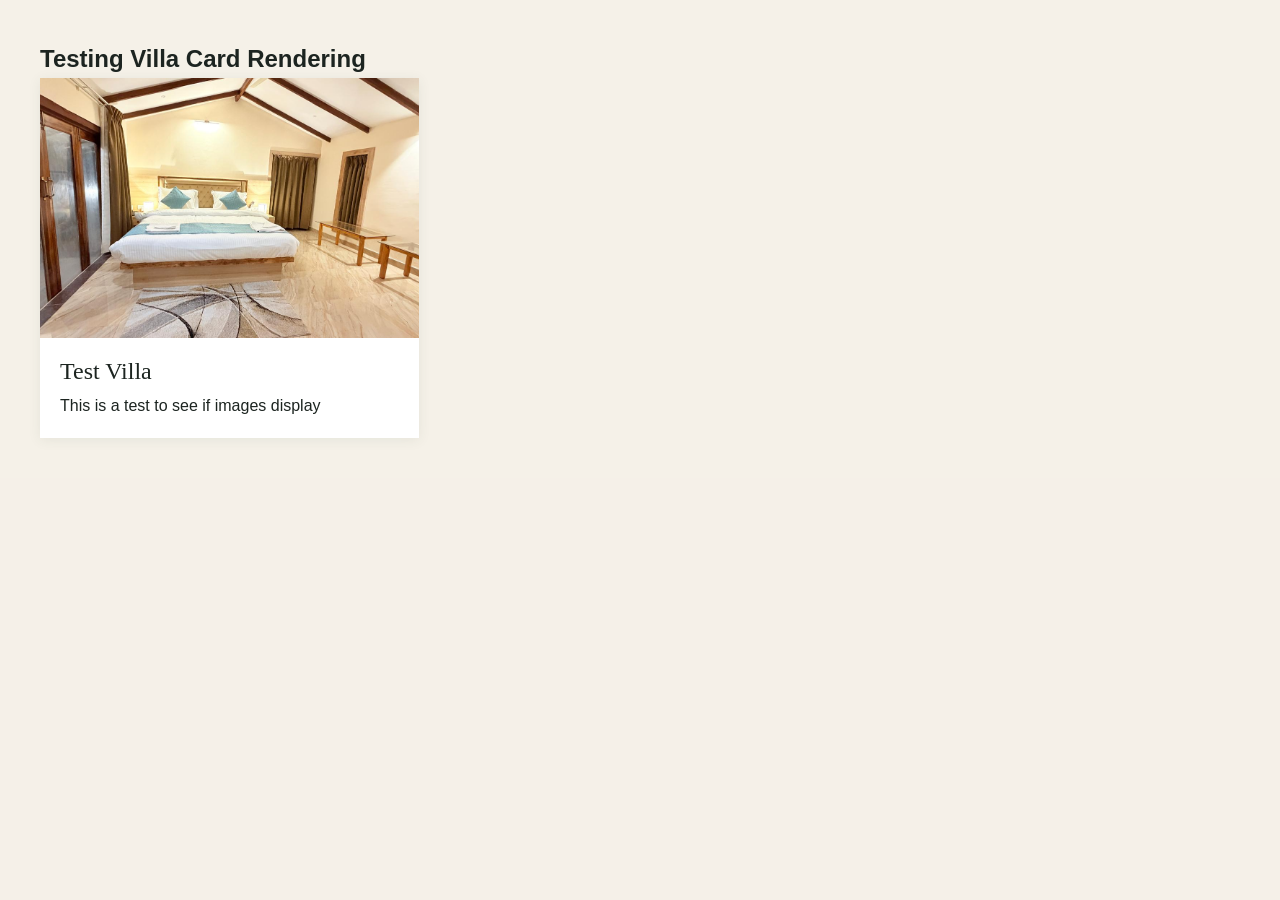
<file: test-villa-rendering.html>
﻿<!DOCTYPE html>
<html>
<head>
    <link rel="stylesheet" href="styles.css">
    <link rel="stylesheet" href="search-results.css">
</head>
<body>
    <div style="padding: 40px; background: #F5F1E8;">
        <h2>Testing Villa Card Rendering</h2>
        <div class="villas-grid">
            <article class="villa-card">
                <div class="villa-card-img">
                    <img src="./assets/villa_images/ekaant/ekaant.jpeg" alt="Test Villa">
                </div>
                <div class="villa-card-body">
                    <h3>Test Villa</h3>
                    <p>This is a test to see if images display</p>
                </div>
            </article>
        </div>
    </div>
</body>
</html>
</file>
<file: admin.css>
/* ═══════════════════════════════════════════
   DABHOLKAR RESORT — Admin Stylesheet
═══════════════════════════════════════════ */

*, *::before, *::after { box-sizing: border-box; margin: 0; padding: 0; }

:root {
  --green:      #2d4a3e;
  --green-dark: #1a2e26;
  --green-mid:  #3d5f51;
  --green-light:#e8f0ec;
  --cream:      #f5f0e8;
  --sand:       #e8dfc8;
  --gold:       #c9a96e;
  --text-dark:  #1c2420;
  --text-mid:   #4a5a54;
  --text-light: #8a9e96;
  --white:      #ffffff;
  --bg:         #f0f2f0;
  --border:     #e0e6e2;
  --blue:       #3b82f6;
  --amber:      #f59e0b;
  --red:        #ef4444;
  --sb-w:       240px;
  --topbar-h:   60px;
  --ff-serif:   'Cormorant Garamond', Georgia, serif;
  --ff-sans:    'Jost', sans-serif;
  --radius:     6px;
  --shadow:     0 2px 12px rgba(0,0,0,0.08);
  --shadow-lg:  0 8px 40px rgba(0,0,0,0.14);
  --transition: 0.25s ease;
}

html { font-size: 15px; }
body { font-family: var(--ff-sans); background: var(--bg); color: var(--text-dark); overflow-x: hidden; }
a { text-decoration: none; color: inherit; }
ul { list-style: none; }
img { display: block; max-width: 100%; }
button { font-family: var(--ff-sans); cursor: pointer; }
input, select, textarea { font-family: var(--ff-sans); }

/* ═══════════════════════════════════════════
   LOGIN
═══════════════════════════════════════════ */
.login-screen {
  min-height: 100vh;
  display: flex;
  align-items: center;
  justify-content: center;
  padding: 2rem;
  position: relative;
}
.login-bg {
  position: fixed;
  inset: 0;
  background: var(--green-dark);
  background-image:
    radial-gradient(ellipse at 20% 50%, rgba(45,74,62,0.6) 0%, transparent 60%),
    radial-gradient(ellipse at 80% 20%, rgba(201,169,110,0.12) 0%, transparent 50%);
  z-index: 0;
}
.login-card {
  position: relative;
  z-index: 1;
  background: var(--white);
  width: 100%;
  max-width: 400px;
  padding: 3rem 2.5rem;
  border-radius: var(--radius);
  box-shadow: var(--shadow-lg);
}
.login-brand {
  display: flex;
  align-items: center;
  gap: 0.7rem;
  margin-bottom: 2rem;
}
.login-brand img {
  width: 36px;
  height: 36px;
  border-radius: 50%;
  object-fit: cover;
}
.login-brand span {
  font-family: var(--ff-sans);
  font-size: 0.85rem;
  font-weight: 600;
  letter-spacing: 0.2em;
  color: var(--green-dark);
}
.login-title {
  font-family: var(--ff-serif);
  font-size: 1.9rem;
  font-weight: 400;
  color: var(--text-dark);
  margin-bottom: 0.3rem;
}
.login-sub {
  font-size: 0.82rem;
  color: var(--text-mid);
  margin-bottom: 2rem;
}

.login-form { display: flex; flex-direction: column; gap: 1.2rem; }
.lf-field { display: flex; flex-direction: column; gap: 0.4rem; }
.lf-field label {
  font-size: 0.7rem;
  font-weight: 600;
  letter-spacing: 0.12em;
  text-transform: uppercase;
  color: var(--text-dark);
}
.lf-field input {
  border: 1.5px solid var(--border);
  padding: 0.7rem 1rem;
  font-size: 0.9rem;
  color: var(--text-dark);
  border-radius: var(--radius);
  outline: none;
  transition: border-color var(--transition);
  background: var(--bg);
}
.lf-field input:focus { border-color: var(--green); background: var(--white); }
.lf-pw-wrap { position: relative; }
.lf-pw-wrap input { width: 100%; padding-right: 2.8rem; }
.lf-eye {
  position: absolute;
  right: 0.8rem;
  top: 50%;
  transform: translateY(-50%);
  background: none;
  border: none;
  color: var(--text-mid);
  display: flex;
  align-items: center;
  padding: 4px;
}
.lf-error {
  font-size: 0.78rem;
  color: var(--red);
  padding: 0.5rem 0.75rem;
  background: #fef2f2;
  border-radius: var(--radius);
  border: 1px solid #fecaca;
}
.btn-login {
  background: var(--green);
  color: var(--cream);
  border: none;
  padding: 0.85rem 1.5rem;
  font-size: 0.8rem;
  font-weight: 600;
  letter-spacing: 0.12em;
  text-transform: uppercase;
  border-radius: var(--radius);
  transition: background var(--transition);
  margin-top: 0.4rem;
}
.btn-login:hover { background: var(--green-dark); }
.login-hint {
  margin-top: 1.2rem;
  font-size: 0.72rem;
  color: var(--text-light);
  text-align: center;
}
.login-hint code {
  background: var(--bg);
  padding: 0.1rem 0.4rem;
  border-radius: 3px;
  color: var(--green);
  font-size: 0.72rem;
}

/* ═══════════════════════════════════════════
   DASHBOARD LAYOUT
═══════════════════════════════════════════ */
.dashboard {
  display: flex;
  min-height: 100vh;
}
.dashboard[hidden] { display: none; }

/* ─ Sidebar ─────────────────────────────── */
.sidebar {
  width: var(--sb-w);
  background: var(--green-dark);
  display: flex;
  flex-direction: column;
  position: fixed;
  top: 0; left: 0;
  height: 100vh;
  z-index: 200;
  transition: transform var(--transition);
  flex-shrink: 0;
}

.sb-brand {
  display: flex;
  align-items: center;
  gap: 0.7rem;
  padding: 1.4rem 1.2rem;
  border-bottom: 1px solid rgba(255,255,255,0.06);
}
.sb-brand img {
  width: 34px; height: 34px;
  border-radius: 50%; object-fit: cover; flex-shrink: 0;
}
.sb-name {
  display: block;
  font-size: 0.75rem;
  font-weight: 600;
  letter-spacing: 0.18em;
  color: var(--cream);
  line-height: 1.2;
}
.sb-role {
  display: block;
  font-size: 0.65rem;
  color: rgba(245,240,232,0.45);
  letter-spacing: 0.06em;
}

.sb-nav {
  flex: 1;
  padding: 1rem 0;
  overflow-y: auto;
}
.sb-item {
  width: 100%;
  display: flex;
  align-items: center;
  gap: 0.75rem;
  padding: 0.8rem 1.3rem;
  background: none;
  border: none;
  color: rgba(245,240,232,0.55);
  font-size: 0.82rem;
  font-weight: 400;
  letter-spacing: 0.04em;
  text-align: left;
  transition: all var(--transition);
  position: relative;
}
.sb-item:hover { color: var(--cream); background: rgba(255,255,255,0.05); }
.sb-item.active {
  color: var(--cream);
  background: rgba(255,255,255,0.08);
  font-weight: 500;
}
.sb-item.active::before {
  content: '';
  position: absolute;
  left: 0; top: 20%; bottom: 20%;
  width: 3px;
  background: var(--gold);
  border-radius: 0 2px 2px 0;
}
.sb-item svg { flex-shrink: 0; opacity: 0.7; }
.sb-item.active svg { opacity: 1; }

.sb-badge {
  margin-left: auto;
  background: var(--amber);
  color: #fff;
  font-size: 0.62rem;
  font-weight: 600;
  padding: 0.1rem 0.45rem;
  border-radius: 20px;
  min-width: 18px;
  text-align: center;
  line-height: 1.6;
}
.sb-badge[data-count="0"] { display: none; }

.sb-footer {
  padding: 1rem 1.2rem;
  border-top: 1px solid rgba(255,255,255,0.06);
  display: flex;
  flex-direction: column;
  gap: 0.5rem;
}
.sb-view-site, .sb-logout {
  display: flex;
  align-items: center;
  gap: 0.5rem;
  padding: 0.55rem 0.7rem;
  font-size: 0.75rem;
  color: rgba(245,240,232,0.45);
  background: none;
  border: none;
  border-radius: var(--radius);
  transition: all var(--transition);
  text-align: left;
}
.sb-view-site:hover { color: var(--cream); background: rgba(255,255,255,0.06); }
.sb-logout:hover { color: #fca5a5; background: rgba(239,68,68,0.1); }

/* ─ Main ─────────────────────────────────── */
.main {
  margin-left: var(--sb-w);
  flex: 1;
  min-width: 0;
  display: flex;
  flex-direction: column;
  min-height: 100vh;
}

/* ─ Topbar ──────────────────────────────── */
.topbar {
  height: var(--topbar-h);
  background: var(--white);
  border-bottom: 1px solid var(--border);
  display: flex;
  align-items: center;
  gap: 1rem;
  padding: 0 1.8rem;
  position: sticky;
  top: 0;
  z-index: 100;
}
.topbar-hamburger {
  display: none;
  flex-direction: column;
  gap: 4px;
  background: none;
  border: none;
  padding: 4px;
}
.topbar-hamburger span {
  display: block;
  width: 20px; height: 1.5px;
  background: var(--text-dark);
  transition: var(--transition);
}
.topbar-title {
  font-family: var(--ff-serif);
  font-size: 1.15rem;
  font-weight: 400;
  color: var(--text-dark);
  flex: 1;
}
.topbar-right {
  display: flex;
  align-items: center;
  gap: 1rem;
}
.topbar-date {
  font-size: 0.72rem;
  color: var(--text-light);
  letter-spacing: 0.04em;
}
.topbar-avatar {
  width: 32px; height: 32px;
  border-radius: 50%;
  background: var(--green);
  color: var(--cream);
  display: flex;
  align-items: center;
  justify-content: center;
  font-size: 0.75rem;
  font-weight: 600;
}

/* ─ Tab panels ──────────────────────────── */
.tab-panel {
  display: none;
  padding: 2rem 1.8rem;
  flex: 1;
}
.tab-panel.active { display: block; }

/* ═══════════════════════════════════════════
   SHARED COMPONENTS
═══════════════════════════════════════════ */
.card {
  background: var(--white);
  border-radius: var(--radius);
  box-shadow: var(--shadow);
  overflow: hidden;
}
.card.mt { margin-top: 1.5rem; }
.card-header {
  padding: 1.2rem 1.5rem;
  border-bottom: 1px solid var(--border);
  display: flex;
  align-items: center;
  justify-content: space-between;
  gap: 1rem;
}
.card-header h3 {
  font-family: var(--ff-sans);
  font-size: 0.9rem;
  font-weight: 600;
  color: var(--text-dark);
}
.card-sub { font-size: 0.75rem; color: var(--text-light); }
.card-link {
  background: none;
  border: none;
  font-size: 0.75rem;
  color: var(--green);
  font-weight: 500;
  cursor: pointer;
  padding: 0;
}
.card-link:hover { text-decoration: underline; }

/* Buttons */
.btn-primary {
  background: var(--green);
  color: var(--cream);
  border: none;
  padding: 0.6rem 1.2rem;
  font-size: 0.75rem;
  font-weight: 600;
  letter-spacing: 0.1em;
  text-transform: uppercase;
  border-radius: var(--radius);
  cursor: pointer;
  transition: background var(--transition);
  display: inline-flex;
  align-items: center;
  gap: 0.4rem;
  white-space: nowrap;
}
.btn-primary:hover { background: var(--green-dark); }
.btn-ghost-dark {
  background: none;
  border: 1.5px solid var(--border);
  color: var(--text-mid);
  padding: 0.6rem 1.2rem;
  font-size: 0.75rem;
  font-weight: 500;
  border-radius: var(--radius);
  cursor: pointer;
  transition: all var(--transition);
}
.btn-ghost-dark:hover { border-color: var(--text-mid); color: var(--text-dark); }
.btn-danger {
  background: none;
  border: 1.5px solid #fca5a5;
  color: var(--red);
  padding: 0.6rem 1.2rem;
  font-size: 0.75rem;
  font-weight: 500;
  border-radius: var(--radius);
  cursor: pointer;
  transition: all var(--transition);
}
.btn-danger:hover { background: var(--red); color: #fff; border-color: var(--red); }

.btn-icon {
  background: none;
  border: 1px solid var(--border);
  color: var(--text-mid);
  width: 28px; height: 28px;
  border-radius: var(--radius);
  display: flex;
  align-items: center;
  justify-content: center;
  cursor: pointer;
  transition: all var(--transition);
  flex-shrink: 0;
}
.btn-icon:hover { border-color: var(--green); color: var(--green); }
.btn-icon.danger:hover { border-color: var(--red); color: var(--red); }

/* Status badges */
.status-badge {
  display: inline-block;
  font-size: 0.65rem;
  font-weight: 600;
  letter-spacing: 0.1em;
  text-transform: uppercase;
  padding: 0.22rem 0.65rem;
  border-radius: 20px;
  white-space: nowrap;
}
.status-badge.pending  { background: #fef3c7; color: #92400e; }
.status-badge.confirmed { background: #d1fae5; color: #065f46; }
.status-badge.cancelled { background: #fee2e2; color: #991b1b; }

/* Panel header */
.panel-header {
  display: flex;
  align-items: center;
  justify-content: space-between;
  gap: 1.5rem;
  margin-bottom: 1.5rem;
  flex-wrap: wrap;
}
.panel-header h2 {
  font-family: var(--ff-serif);
  font-size: 1.6rem;
  font-weight: 400;
  color: var(--text-dark);
}
.panel-sub { font-size: 0.8rem; color: var(--text-light); }
.panel-actions {
  display: flex;
  align-items: center;
  gap: 0.75rem;
  flex-wrap: wrap;
}

/* ═══════════════════════════════════════════
   OVERVIEW
═══════════════════════════════════════════ */
.stat-cards {
  display: grid;
  grid-template-columns: repeat(4, 1fr);
  gap: 1.2rem;
  margin-bottom: 1.5rem;
}
.stat-card {
  background: var(--white);
  border-radius: var(--radius);
  box-shadow: var(--shadow);
  padding: 1.4rem 1.5rem;
  display: flex;
  align-items: center;
  gap: 1.2rem;
}
.stat-card-icon {
  width: 44px; height: 44px;
  border-radius: var(--radius);
  display: flex;
  align-items: center;
  justify-content: center;
  flex-shrink: 0;
}
.sc-blue  { background: #eff6ff; color: var(--blue); }
.sc-amber { background: #fffbeb; color: var(--amber); }
.sc-green { background: var(--green-light); color: var(--green); }
.sc-red   { background: #fef2f2; color: var(--red); }
.stat-card-value {
  font-family: var(--ff-serif);
  font-size: 2rem;
  font-weight: 400;
  color: var(--text-dark);
  line-height: 1.1;
}
.stat-card-label {
  font-size: 0.72rem;
  color: var(--text-light);
  margin-top: 0.2rem;
  text-transform: uppercase;
  letter-spacing: 0.08em;
}

.overview-grid {
  display: grid;
  grid-template-columns: 1fr 1fr;
  gap: 1.5rem;
}

/* Occupancy chart */
.chart-wrap {
  padding: 1.5rem;
  display: flex;
  flex-direction: column;
  gap: 0.9rem;
}
.chart-bar-row {
  display: grid;
  grid-template-columns: 90px 1fr 40px;
  align-items: center;
  gap: 0.75rem;
}
.chart-bar-label {
  font-size: 0.78rem;
  color: var(--text-mid);
  text-align: right;
  white-space: nowrap;
  overflow: hidden;
  text-overflow: ellipsis;
}
.chart-bar-track {
  background: var(--bg);
  border-radius: 20px;
  height: 10px;
  overflow: hidden;
}
.chart-bar-fill {
  height: 100%;
  background: var(--green);
  border-radius: 20px;
  transition: width 0.8s cubic-bezier(0.25,0.46,0.45,0.94);
}
.chart-bar-val {
  font-size: 0.72rem;
  font-weight: 600;
  color: var(--text-dark);
}

/* Recent list */
.recent-list {
  padding: 0.5rem 0;
}
.recent-item {
  display: flex;
  align-items: center;
  gap: 1rem;
  padding: 0.8rem 1.5rem;
  border-bottom: 1px solid var(--border);
  transition: background var(--transition);
}
.recent-item:last-child { border-bottom: none; }
.recent-item:hover { background: var(--bg); }
.ri-avatar {
  width: 34px; height: 34px;
  border-radius: 50%;
  background: var(--green-light);
  color: var(--green);
  display: flex;
  align-items: center;
  justify-content: center;
  font-size: 0.78rem;
  font-weight: 600;
  flex-shrink: 0;
}
.ri-name {
  font-size: 0.82rem;
  font-weight: 500;
  color: var(--text-dark);
}
.ri-home {
  font-size: 0.72rem;
  color: var(--text-light);
}
.ri-meta {
  margin-left: auto;
  text-align: right;
}

/* Monthly chart */
.monthly-chart {
  padding: 1.5rem;
  display: flex;
  align-items: flex-end;
  gap: 0.6rem;
  height: 160px;
}
.mc-col {
  flex: 1;
  display: flex;
  flex-direction: column;
  align-items: center;
  gap: 0.4rem;
  height: 100%;
  justify-content: flex-end;
}
.mc-bar {
  width: 100%;
  background: var(--green-light);
  border-radius: 4px 4px 0 0;
  transition: height 0.7s cubic-bezier(0.25,0.46,0.45,0.94);
  min-height: 4px;
  position: relative;
}
.mc-bar:hover { background: var(--green); }
.mc-bar-val {
  position: absolute;
  top: -18px;
  left: 50%;
  transform: translateX(-50%);
  font-size: 0.65rem;
  font-weight: 600;
  color: var(--text-dark);
  white-space: nowrap;
}
.mc-label {
  font-size: 0.62rem;
  color: var(--text-light);
  text-transform: uppercase;
  letter-spacing: 0.06em;
}

/* ═══════════════════════════════════════════
   RESERVATIONS TABLE
═══════════════════════════════════════════ */
.search-wrap {
  display: flex;
  align-items: center;
  gap: 0.5rem;
  background: var(--white);
  border: 1.5px solid var(--border);
  border-radius: var(--radius);
  padding: 0 0.8rem;
  color: var(--text-light);
}
.search-wrap input {
  border: none;
  outline: none;
  padding: 0.55rem 0.3rem;
  font-size: 0.82rem;
  color: var(--text-dark);
  background: transparent;
  width: 220px;
}
.filter-select {
  border: 1.5px solid var(--border);
  border-radius: var(--radius);
  padding: 0.55rem 0.8rem;
  font-size: 0.78rem;
  color: var(--text-dark);
  background: var(--white);
  outline: none;
  cursor: pointer;
}

.table-wrap {
  background: var(--white);
  border-radius: var(--radius);
  box-shadow: var(--shadow);
  overflow: auto;
}
.data-table {
  width: 100%;
  border-collapse: collapse;
  min-width: 700px;
}
.data-table th {
  padding: 0.8rem 1.2rem;
  text-align: left;
  font-size: 0.68rem;
  font-weight: 600;
  letter-spacing: 0.12em;
  text-transform: uppercase;
  color: var(--text-light);
  background: var(--bg);
  border-bottom: 1px solid var(--border);
  white-space: nowrap;
}
.data-table td {
  padding: 0.9rem 1.2rem;
  font-size: 0.82rem;
  color: var(--text-dark);
  border-bottom: 1px solid var(--border);
  vertical-align: middle;
}
.data-table tbody tr:last-child td { border-bottom: none; }
.data-table tbody tr:hover td { background: #fafcfb; }
.td-guest-name { font-weight: 500; }
.td-email { font-size: 0.72rem; color: var(--text-light); }
.td-actions { display: flex; gap: 0.4rem; }
.table-empty {
  text-align: center;
  padding: 3rem;
  color: var(--text-light);
  font-size: 0.85rem;
}

/* ═══════════════════════════════════════════
   ROOMS ADMIN
═══════════════════════════════════════════ */
.rooms-admin-grid {
  display: grid;
  grid-template-columns: repeat(auto-fill, minmax(320px, 1fr));
  gap: 1.5rem;
}
.ra-card {
  background: var(--white);
  border-radius: var(--radius);
  box-shadow: var(--shadow);
  overflow: hidden;
  transition: box-shadow var(--transition);
}
.ra-card:hover { box-shadow: var(--shadow-lg); }
.ra-card-img {
  height: 180px;
  overflow: hidden;
  position: relative;
}
.ra-card-img img {
  width: 100%; height: 100%;
  object-fit: cover;
  transition: transform 0.5s ease;
}
.ra-card:hover .ra-card-img img { transform: scale(1.04); }

.ra-avail-toggle {
  position: absolute;
  top: 0.8rem;
  right: 0.8rem;
  display: flex;
  align-items: center;
  gap: 0.5rem;
  background: rgba(255,255,255,0.92);
  backdrop-filter: blur(4px);
  border: none;
  border-radius: 20px;
  padding: 0.3rem 0.75rem 0.3rem 0.4rem;
  font-size: 0.68rem;
  font-weight: 600;
  letter-spacing: 0.08em;
  text-transform: uppercase;
  cursor: pointer;
  transition: all var(--transition);
}
.ra-toggle-dot {
  width: 8px; height: 8px;
  border-radius: 50%;
  background: var(--green);
  transition: background var(--transition);
}
.ra-avail-toggle.unavailable .ra-toggle-dot { background: var(--red); }
.ra-avail-toggle.unavailable { color: var(--red); }

.ra-card-body { padding: 1.2rem 1.4rem; }
.ra-type {
  font-size: 0.62rem;
  font-weight: 600;
  letter-spacing: 0.16em;
  text-transform: uppercase;
  color: var(--gold);
  margin-bottom: 0.3rem;
}
.ra-name {
  font-family: var(--ff-serif);
  font-size: 1.4rem;
  font-weight: 400;
  color: var(--text-dark);
  margin-bottom: 0.5rem;
}
.ra-specs {
  display: flex;
  gap: 1.2rem;
  margin-bottom: 1rem;
  flex-wrap: wrap;
}
.ra-spec {
  font-size: 0.72rem;
  color: var(--text-mid);
  display: flex;
  align-items: center;
  gap: 0.3rem;
}
.ra-spec svg { color: var(--gold); }
.ra-card-actions {
  display: flex;
  gap: 0.6rem;
  border-top: 1px solid var(--border);
  padding-top: 1rem;
}
.ra-bookings-count {
  font-size: 0.72rem;
  color: var(--text-light);
  margin-left: auto;
  display: flex;
  align-items: center;
  gap: 0.3rem;
}

/* ═══════════════════════════════════════════
   GALLERY ADMIN
═══════════════════════════════════════════ */
.gallery-note {
  font-size: 0.78rem;
  color: var(--text-light);
  margin-bottom: 1.2rem;
}
.gallery-admin-grid {
  display: grid;
  grid-template-columns: repeat(auto-fill, minmax(200px, 1fr));
  gap: 1rem;
}
.ga-item {
  position: relative;
  border-radius: var(--radius);
  overflow: hidden;
  background: var(--border);
  aspect-ratio: 4/3;
  box-shadow: var(--shadow);
}
.ga-item img {
  width: 100%; height: 100%;
  object-fit: cover;
  transition: transform 0.4s ease;
}
.ga-item:hover img { transform: scale(1.05); }
.ga-item-overlay {
  position: absolute;
  inset: 0;
  background: rgba(26,46,38,0.0);
  display: flex;
  align-items: flex-start;
  justify-content: flex-end;
  padding: 0.6rem;
  transition: background var(--transition);
}
.ga-item:hover .ga-item-overlay { background: rgba(26,46,38,0.25); }
.ga-remove {
  background: rgba(239,68,68,0.85);
  border: none;
  color: #fff;
  width: 26px; height: 26px;
  border-radius: 50%;
  display: flex;
  align-items: center;
  justify-content: center;
  cursor: pointer;
  opacity: 0;
  transition: opacity var(--transition), transform var(--transition);
  transform: scale(0.7);
  font-size: 1rem;
  line-height: 1;
}
.ga-item:hover .ga-remove { opacity: 1; transform: scale(1); }
.ga-item-label {
  position: absolute;
  bottom: 0;
  left: 0; right: 0;
  padding: 0.5rem 0.7rem;
  background: linear-gradient(to top, rgba(0,0,0,0.5), transparent);
  font-size: 0.68rem;
  color: rgba(255,255,255,0.85);
  opacity: 0;
  transition: opacity var(--transition);
}
.ga-item:hover .ga-item-label { opacity: 1; }

/* Upload label */
.upload-label { cursor: pointer; }

/* ═══════════════════════════════════════════
   SETTINGS
═══════════════════════════════════════════ */
.settings-grid {
  display: grid;
  grid-template-columns: 1fr 1fr;
  gap: 1.5rem;
}
.settings-card { display: flex; flex-direction: column; }
.settings-card--wide { grid-column: 1 / -1; }

.settings-form {
  padding: 1.5rem;
  display: flex;
  flex-direction: column;
  gap: 1rem;
  flex: 1;
}
.sf-field {
  display: flex;
  flex-direction: column;
  gap: 0.35rem;
}
.sf-field label {
  font-size: 0.68rem;
  font-weight: 600;
  letter-spacing: 0.1em;
  text-transform: uppercase;
  color: var(--text-dark);
}
.sf-field input,
.sf-field select,
.sf-field textarea {
  border: 1.5px solid var(--border);
  padding: 0.65rem 0.9rem;
  font-size: 0.85rem;
  color: var(--text-dark);
  border-radius: var(--radius);
  outline: none;
  transition: border-color var(--transition);
  background: var(--bg);
  resize: vertical;
}
.sf-field input:focus,
.sf-field select:focus,
.sf-field textarea:focus {
  border-color: var(--green);
  background: var(--white);
}
.sf-error {
  font-size: 0.75rem;
  color: var(--red);
  padding: 0.4rem 0.7rem;
  background: #fef2f2;
  border-radius: var(--radius);
}

/* ═══════════════════════════════════════════
   RESERVATION MODAL
═══════════════════════════════════════════ */
.adm-modal-overlay {
  position: fixed;
  inset: 0;
  z-index: 500;
  background: rgba(12,22,16,0.6);
  backdrop-filter: blur(4px);
  display: flex;
  align-items: center;
  justify-content: center;
  padding: 2rem 1rem;
  overflow-y: auto;
}
.adm-modal-overlay[hidden] { display: none; }
.adm-modal {
  background: var(--white);
  border-radius: var(--radius);
  box-shadow: var(--shadow-lg);
  width: 100%;
  max-width: 660px;
  animation: modalIn 0.28s ease;
}
@keyframes modalIn {
  from { opacity: 0; transform: translateY(20px) scale(0.97); }
  to   { opacity: 1; transform: none; }
}
.adm-modal-header {
  display: flex;
  align-items: center;
  justify-content: space-between;
  padding: 1.2rem 1.5rem;
  border-bottom: 1px solid var(--border);
}
.adm-modal-header h3 {
  font-family: var(--ff-sans);
  font-size: 0.95rem;
  font-weight: 600;
  color: var(--text-dark);
}
.adm-modal-close {
  background: none;
  border: none;
  color: var(--text-light);
  display: flex;
  align-items: center;
  padding: 4px;
  border-radius: var(--radius);
  transition: color var(--transition);
}
.adm-modal-close:hover { color: var(--text-dark); }

.adm-modal-form { padding: 1.5rem; }
.rm-grid {
  display: grid;
  grid-template-columns: 1fr 1fr;
  gap: 1rem;
  margin-bottom: 1.5rem;
}
.rm-field {
  display: flex;
  flex-direction: column;
  gap: 0.35rem;
}
.rm-field--wide { grid-column: 1 / -1; }
.rm-field label {
  font-size: 0.68rem;
  font-weight: 600;
  letter-spacing: 0.1em;
  text-transform: uppercase;
  color: var(--text-dark);
}
.rm-field input,
.rm-field select,
.rm-field textarea {
  border: 1.5px solid var(--border);
  padding: 0.6rem 0.85rem;
  font-size: 0.85rem;
  color: var(--text-dark);
  border-radius: var(--radius);
  outline: none;
  background: var(--bg);
  transition: border-color var(--transition);
  resize: vertical;
}
.rm-field input:focus,
.rm-field select:focus,
.rm-field textarea:focus {
  border-color: var(--green);
  background: var(--white);
}
.rm-field input.error,
.rm-field select.error { border-color: var(--red); }

.adm-modal-actions {
  display: flex;
  align-items: center;
  justify-content: space-between;
  gap: 1rem;
  padding-top: 1rem;
  border-top: 1px solid var(--border);
}
.adm-modal-actions-right {
  display: flex;
  gap: 0.6rem;
}

/* ═══════════════════════════════════════════
   TOAST
═══════════════════════════════════════════ */
.toast {
  position: fixed;
  bottom: 2rem;
  right: 2rem;
  z-index: 1000;
  background: var(--green-dark);
  color: var(--cream);
  padding: 0.8rem 1.4rem;
  border-radius: var(--radius);
  font-size: 0.82rem;
  box-shadow: var(--shadow-lg);
  animation: toastIn 0.3s ease;
  max-width: 320px;
}
.toast[hidden] { display: none; }
.toast.toast-error { background: var(--red); }
@keyframes toastIn {
  from { opacity: 0; transform: translateY(12px); }
  to   { opacity: 1; transform: none; }
}

/* ═══════════════════════════════════════════
   RESPONSIVE
═══════════════════════════════════════════ */
@media (max-width: 1100px) {
  .stat-cards { grid-template-columns: 1fr 1fr; }
  .overview-grid { grid-template-columns: 1fr; }
}

@media (max-width: 900px) {
  :root { --sb-w: 0px; }
  .sidebar {
    width: 240px;
    transform: translateX(-100%);
  }
  .sidebar.open {
    transform: translateX(0);
    width: 240px;
  }
  .main { margin-left: 0; }
  .topbar-hamburger { display: flex; }
  .settings-grid { grid-template-columns: 1fr; }
  .settings-card--wide { grid-column: auto; }
}

@media (max-width: 600px) {
  .tab-panel { padding: 1.2rem 1rem; }
  .stat-cards { grid-template-columns: 1fr; }
  .panel-header { flex-direction: column; align-items: flex-start; }
  .rm-grid { grid-template-columns: 1fr; }
  .rm-field--wide { grid-column: auto; }
  .adm-modal-actions { flex-direction: column; align-items: stretch; }
  .adm-modal-actions-right { justify-content: flex-end; }
}

/* -------------------------------------------------
   BILLING / INVOICE
------------------------------------------------- */
.invoice-wrapper {
  max-width: 900px;
  margin: 2rem auto;
  padding: 0 1rem;
}

.invoice-card {
  background: #fff;
  border: 1px solid #ddd;
  padding: 3rem;
  box-shadow: 0 2px 8px rgba(0,0,0,0.08);
}

.inv-header {
  display: flex;
  justify-content: space-between;
  align-items: flex-start;
  margin-bottom: 2rem;
  padding-bottom: 1.5rem;
  border-bottom: 2px solid var(--green);
}

.inv-brand {
  display: flex;
  gap: 1rem;
  align-items: center;
}

.inv-brand img {
  width: 50px;
  height: 50px;
  object-fit: contain;
}

.inv-brand h2 {
  font-size: 1.4rem;
  font-weight: 600;
  margin: 0;
  color: var(--text-dark);
}

.inv-brand p {
  margin: 0.3rem 0 0 0;
  font-size: 0.85rem;
  color: var(--text-mid);
}

.inv-title {
  font-size: 1.2rem;
  font-weight: 600;
  color: var(--text-dark);
}

.inv-info-grid {
  display: grid;
  grid-template-columns: repeat(3, 1fr);
  gap: 1.2rem;
  margin-bottom: 2rem;
}

.inv-info-field {
  display: flex;
  flex-direction: column;
}

.inv-info-field label {
  font-weight: 600;
  font-size: 0.75rem;
  color: var(--text-dark);
  margin-bottom: 0.4rem;
  text-transform: uppercase;
  letter-spacing: 0.5px;
}

.inv-info-field input,
.inv-info-field select {
  padding: 0.6rem 0.8rem;
  border: 1px solid #ddd;
  border-radius: 4px;
  font-size: 0.9rem;
  font-family: inherit;
}

.inv-info-field input:focus,
.inv-info-field select:focus {
  outline: none;
  border-color: var(--green);
  box-shadow: 0 0 0 2px rgba(45,74,62,0.1);
}

.inv-charges-table {
  width: 100%;
  margin-bottom: 1.5rem;
  border-collapse: collapse;
  font-size: 0.85rem;
}

.inv-charges-table th {
  background: #f5f5f5;
  border: 1px solid #ddd;
  padding: 0.8rem;
  text-align: left;
  font-weight: 600;
  color: var(--text-dark);
}

.inv-charges-table td {
  border: 1px solid #ddd;
  padding: 0.6rem;
}

.inv-charges-table td input {
  width: 100%;
  padding: 0.4rem 0.6rem;
  border: 1px solid #e0e0e0;
  border-radius: 3px;
  font-size: 0.85rem;
}

.inv-charges-table .inv-desc {
  min-width: 200px;
}

.inv-charges-table .inv-amt {
  font-weight: 600;
  color: var(--green);
  text-align: right;
}

.inv-totals {
  margin-bottom: 2rem;
  padding: 1.5rem;
  background: #f9f9f9;
  border-radius: 6px;
}

.inv-total-row {
  display: flex;
  justify-content: space-between;
  padding: 0.5rem 0;
  font-size: 0.9rem;
}

.inv-total-row span:first-child {
  color: var(--text-dark);
}

.inv-total-row span:last-child {
  font-weight: 500;
  color: var(--text-dark);
}

.inv-total-row input {
  padding: 0.3rem 0.5rem;
  border: 1px solid #ddd;
  border-radius: 3px;
  width: 120px;
  text-align: right;
}

.inv-grand-total {
  border-top: 2px solid var(--green);
  padding-top: 1rem;
  margin-top: 1rem;
  font-weight: 700;
  font-size: 1.1rem;
  color: var(--green);
}

.inv-balance-due {
  border-top: 2px solid #ff6b6b;
  padding-top: 1rem;
  margin-top: 0.5rem;
  font-weight: 700;
  font-size: 1.1rem;
  color: #ff6b6b;
}

.inv-payment-details {
  margin: 2rem 0;
  padding: 1.5rem;
  border: 1px solid #ddd;
  border-radius: 6px;
  background: #fafafa;
}

.inv-payment-details h4 {
  margin-top: 0;
  margin-bottom: 1rem;
  font-size: 0.9rem;
  font-weight: 600;
  text-transform: uppercase;
  color: var(--text-dark);
}

.inv-pd-grid {
  display: grid;
  grid-template-columns: 1fr 1fr;
  gap: 1rem;
  margin-bottom: 1rem;
}

.inv-pd-field {
  display: flex;
  flex-direction: column;
}

.inv-pd-field label {
  font-size: 0.75rem;
  font-weight: 600;
  color: var(--text-dark);
  margin-bottom: 0.4rem;
  text-transform: uppercase;
}

.inv-pd-field input {
  padding: 0.6rem 0.8rem;
  border: 1px solid #ddd;
  border-radius: 4px;
  font-size: 0.9rem;
}

.inv-footer {
  text-align: center;
  margin-top: 3rem;
  padding-top: 2rem;
  border-top: 1px solid #ddd;
}

.inv-footer p {
  margin: 0 0 2rem 0;
  font-style: italic;
  color: var(--text-mid);
  font-size: 0.9rem;
}

.inv-signatures {
  display: grid;
  grid-template-columns: 1fr 1fr;
  gap: 2rem;
  margin-top: 2rem;
}

.inv-sig {
  text-align: center;
}

.inv-sig p {
  font-size: 0.85rem;
  color: var(--text-dark);
  border-top: 1px solid #000;
  padding-top: 3rem;
  margin: 0;
}

@media (max-width: 768px) {
  .inv-info-grid {
    grid-template-columns: 1fr 1fr;
  }
  .invoice-card {
    padding: 1.5rem;
  }
  .inv-charges-table {
    font-size: 0.75rem;
  }
  .inv-signatures {
    grid-template-columns: 1fr;
    gap: 1.5rem;
  }
}

@media print {
  body { background: #fff; }
  .topbar, .sidebar, .panel-actions, .btn-primary, #printInvoiceBtn {
    display: none !important;
  }
  .invoice-wrapper {
    max-width: 100%;
    margin: 0;
    padding: 0;
  }
  .invoice-card {
    box-shadow: none;
    border: none;
    padding: 0;
    page-break-inside: avoid;
  }
}
</file>
<file: styles.css>
/* ═══════════════════════════════════════════
   DABHOLKAR RESORT — Stylesheet
   Palette: Forest Green #2d4a3e | Cream #f5f0e8
            Deep Green #1a2e26 | Sand #e8dfc8
            Accent Gold #c9a96e
═══════════════════════════════════════════ */

/* ── Reset & Base ──────────────────────── */
*, *::before, *::after {
  box-sizing: border-box;
  margin: 0;
  padding: 0;
}

:root {
  --green:      #2d4a3e;
  --green-dark: #1a2e26;
  --green-mid:  #3d5f51;
  --cream:      #f5f0e8;
  --sand:       #e8dfc8;
  --gold:       #c9a96e;
  --text-dark:  #1c2420;
  --text-mid:   #4a5a54;
  --text-light: rgba(245,240,232,0.85);
  --ff-serif:   'Cormorant Garamond', Georgia, serif;
  --ff-sans:    'Jost', sans-serif;
  --transition: 0.4s cubic-bezier(0.25, 0.46, 0.45, 0.94);
  --border:     rgba(45,74,62,0.12);
  --max-w:      1200px;
}

html {
  scroll-behavior: smooth;
  font-size: 16px;
}

body {
  font-family: var(--ff-sans);
  background: var(--cream);
  color: var(--text-dark);
  overflow-x: hidden;
  line-height: 1.6;
}

img {
  display: block;
  width: 100%;
  height: 100%;
  object-fit: cover;
}

a { text-decoration: none; color: inherit; }
ul { list-style: none; }

/* ── Utility ───────────────────────────── */
.section-label {
  font-family: var(--ff-sans);
  font-size: 0.7rem;
  font-weight: 500;
  letter-spacing: 0.2em;
  text-transform: uppercase;
  color: var(--gold);
  margin-bottom: 1rem;
  display: block;
}
.section-label.light { color: rgba(201,169,110,0.8); }

.link-arrow {
  font-family: var(--ff-sans);
  font-size: 0.85rem;
  font-weight: 500;
  letter-spacing: 0.08em;
  color: var(--green);
  border-bottom: 1px solid var(--gold);
  padding-bottom: 2px;
  display: inline-block;
  transition: color var(--transition), border-color var(--transition);
}
.link-arrow:hover { color: var(--gold); }

/* ── Buttons ───────────────────────────── */
.btn {
  display: inline-block;
  font-family: var(--ff-sans);
  font-size: 0.78rem;
  font-weight: 500;
  letter-spacing: 0.14em;
  text-transform: uppercase;
  padding: 0.85rem 2rem;
  border: 1px solid transparent;
  cursor: pointer;
  transition: all var(--transition);
}

.btn-solid {
  background: var(--green);
  color: var(--cream);
  border-color: var(--green);
}
.btn-solid:hover {
  background: var(--green-dark);
  border-color: var(--green-dark);
}

.btn-ghost {
  background: transparent;
  color: var(--cream);
  border-color: rgba(245,240,232,0.5);
}
.btn-ghost:hover {
  background: rgba(245,240,232,0.1);
  border-color: var(--cream);
}

.btn-outline-light {
  background: transparent;
  color: var(--cream);
  border-color: rgba(245,240,232,0.6);
}
.btn-outline-light:hover {
  background: rgba(245,240,232,0.12);
  border-color: var(--cream);
}

.btn-cream {
  background: var(--cream);
  color: var(--green-dark);
  border-color: var(--cream);
}
.btn-cream:hover {
  background: var(--sand);
}

.mt   { margin-top: 2rem; }
.mt-sm { margin-top: 1rem; }

/* ── Reveal animation ──────────────────── */
.reveal {
  opacity: 0;
  transform: translateY(32px);
  transition: opacity 0.7s ease, transform 0.7s ease;
}
.reveal.visible {
  opacity: 1;
  transform: translateY(0);
}
/* Safety net: if JS fails or is slow, reveal after a short delay */
@keyframes revealFallback {
  to { opacity: 1; transform: translateY(0); }
}

/* ═══════════════════════════════════════════
   NAVIGATION
═══════════════════════════════════════════ */
.navbar {
  position: fixed;
  top: 0; left: 0;
  width: 100%;
  z-index: 1000;
  padding: 1.4rem 2.5rem;
  transition: background var(--transition), padding var(--transition), box-shadow var(--transition);
}

.navbar.scrolled {
  background: rgba(26,46,38,0.96);
  backdrop-filter: blur(12px);
  padding: 0.9rem 2.5rem;
  box-shadow: 0 2px 24px rgba(0,0,0,0.18);
}

.nav-inner {
  max-width: var(--max-w);
  margin: 0 auto;
  display: flex;
  align-items: center;
  justify-content: space-between;
  gap: 2rem;
}

.nav-logo {
  display: flex;
  align-items: center;
  gap: 0.6rem;
  flex-shrink: 0;
}

.logo-img {
  width: 36px;
  height: 36px;
  object-fit: contain;
  border-radius: 50%;
}

.logo-text {
  font-family: var(--ff-sans);
  font-size: 0.9rem;
  font-weight: 500;
  letter-spacing: 0.2em;
  color: var(--cream);
}

.nav-links {
  display: flex;
  gap: 2.2rem;
}

.nav-links a {
  font-family: var(--ff-sans);
  font-size: 0.78rem;
  font-weight: 400;
  letter-spacing: 0.1em;
  text-transform: uppercase;
  color: rgba(245,240,232,0.85);
  transition: color var(--transition);
}
.nav-links a:hover { color: var(--cream); }

.nav-cta { flex-shrink: 0; }

.nav-hamburger {
  display: none;
  flex-direction: column;
  gap: 5px;
  background: none;
  border: none;
  cursor: pointer;
  padding: 4px;
}
.nav-hamburger span {
  display: block;
  width: 24px;
  height: 1.5px;
  background: var(--cream);
  transition: var(--transition);
}

/* Mobile menu */
.mobile-menu {
  display: none;
  position: fixed;
  top: 0; left: 0;
  width: 100%; height: 100%;
  background: var(--green-dark);
  z-index: 999;
  padding: 5rem 2rem 2rem;
  opacity: 0;
  pointer-events: none;
  transition: opacity var(--transition);
}
.mobile-menu.open {
  opacity: 1;
  pointer-events: all;
  display: flex;
  align-items: center;
  justify-content: center;
}
.mobile-menu ul {
  text-align: center;
  display: flex;
  flex-direction: column;
  gap: 2rem;
}
.mobile-menu a {
  font-family: var(--ff-serif);
  font-size: 2rem;
  color: var(--cream);
}

/* ═══════════════════════════════════════════
   HERO
═══════════════════════════════════════════ */
.hero {
  position: relative;
  width: 100%;
  height: 100vh;
  min-height: 600px;
  display: flex;
  align-items: center;
  justify-content: center;
  overflow: hidden;
}

.hero-video-wrap {
  position: absolute;
  inset: 0;
  z-index: 0;
}

.hero-video {
  width: 100%;
  height: 100%;
  object-fit: cover;
}

.hero-overlay {
  position: absolute;
  inset: 0;
  background: linear-gradient(
    160deg,
    rgba(20, 40, 30, 0.55) 0%,
    rgba(10, 22, 16, 0.4) 50%,
    rgba(10, 22, 16, 0.65) 100%
  );
}

.hero-content {
  position: relative;
  z-index: 2;
  text-align: center;
  max-width: 780px;
  padding: 0 2rem;
}

.hero-eyebrow {
  font-family: var(--ff-sans);
  font-size: 0.72rem;
  letter-spacing: 0.22em;
  text-transform: uppercase;
  color: var(--gold);
  margin-bottom: 1.2rem;
}

.hero-headline {
  font-family: var(--ff-serif);
  font-size: clamp(3rem, 7vw, 5.5rem);
  font-weight: 300;
  line-height: 1.08;
  color: var(--cream);
  margin-bottom: 1.4rem;
}
.hero-headline em {
  font-style: italic;
  font-weight: 300;
}

.hero-sub {
  font-family: var(--ff-sans);
  font-size: 0.95rem;
  font-weight: 300;
  color: var(--text-light);
  line-height: 1.8;
  margin-bottom: 2.2rem;
}

.hero-actions {
  display: flex;
  gap: 1rem;
  justify-content: center;
  flex-wrap: wrap;
}

/* Scroll hint */
.hero-scroll-hint {
  position: absolute;
  bottom: 2.5rem;
  left: 50%;
  transform: translateX(-50%);
  z-index: 2;
  display: flex;
  flex-direction: column;
  align-items: center;
  gap: 0.5rem;
}
.hero-scroll-hint span {
  font-family: var(--ff-sans);
  font-size: 0.65rem;
  letter-spacing: 0.2em;
  text-transform: uppercase;
  color: rgba(245,240,232,0.6);
}
.scroll-line {
  width: 1px;
  height: 40px;
  background: linear-gradient(to bottom, rgba(245,240,232,0.6), transparent);
  animation: scrollPulse 2s ease-in-out infinite;
}
@keyframes scrollPulse {
  0%,100% { opacity: 0.5; transform: scaleY(1); }
  50%      { opacity: 1;   transform: scaleY(1.2); }
}

/* ═══════════════════════════════════════════
   INTRO
═══════════════════════════════════════════ */
.intro {
  display: grid;
  grid-template-columns: 1fr 1fr;
  min-height: 580px;
  background: var(--cream);
}

.intro-image {
  overflow: hidden;
}
.intro-image img {
  transition: transform 0.8s ease;
}
.intro-image:hover img { transform: scale(1.04); }

.intro-text {
  display: flex;
  flex-direction: column;
  justify-content: center;
  padding: 6rem 5rem;
}

.intro-headline {
  font-family: var(--ff-serif);
  font-size: clamp(2.2rem, 4vw, 3.2rem);
  font-weight: 400;
  line-height: 1.15;
  color: var(--text-dark);
  margin-bottom: 1.5rem;
}

.intro-body {
  font-size: 0.92rem;
  color: var(--text-mid);
  line-height: 1.9;
  max-width: 400px;
  margin-bottom: 2rem;
}

/* ═══════════════════════════════════════════
   ROOMS
═══════════════════════════════════════════ */
.rooms {
  background: var(--cream);
  padding: 7rem 2.5rem;
  max-width: 1360px;
  margin: 0 auto;
}

.rooms-header {
  margin-bottom: 3.5rem;
  max-width: 640px;
}
.rooms-header h2 {
  font-family: var(--ff-serif);
  font-size: clamp(2rem, 3.5vw, 2.8rem);
  font-weight: 400;
  color: var(--text-dark);
  margin-bottom: 1rem;
}
.rooms-subhead {
  font-size: 0.9rem;
  color: var(--text-mid);
  line-height: 1.8;
  max-width: 520px;
}

/* Centre-offset the bottom two cards via a wrapper trick */
.rooms-grid--5 {
  display: grid;
  grid-template-columns: repeat(6, 1fr);
  gap: 1.8rem;
}
.rooms-grid--5 .room-card:nth-child(1) { grid-column: 1 / 3; }
.rooms-grid--5 .room-card:nth-child(2) { grid-column: 3 / 5; }
.rooms-grid--5 .room-card:nth-child(3) { grid-column: 5 / 7; }
.rooms-grid--5 .room-card:nth-child(4) { grid-column: 2 / 4; }
.rooms-grid--5 .room-card:nth-child(5) { grid-column: 4 / 6; }

.room-card {
  background: #fff;
  overflow: hidden;
  transition: box-shadow var(--transition), transform var(--transition);
  display: flex;
  flex-direction: column;
}
.room-card:hover {
  box-shadow: 0 16px 48px rgba(45,74,62,0.14);
  transform: translateY(-4px);
}

/* Featured VIP card — slightly elevated style */
.room-card--featured {
  outline: 2px solid var(--gold);
  outline-offset: -2px;
}

/* Image container with badge */
.room-card-img {
  height: 260px;
  overflow: hidden;
  position: relative;
  flex-shrink: 0;
}
.room-card-img img {
  transition: transform 0.7s ease;
}
.room-card:hover .room-card-img img { transform: scale(1.06); }

/* Badge */
.room-card-badge {
  position: absolute;
  top: 1rem;
  left: 1rem;
  background: rgba(26,46,38,0.82);
  color: var(--cream);
  font-family: var(--ff-sans);
  font-size: 0.62rem;
  font-weight: 500;
  letter-spacing: 0.16em;
  text-transform: uppercase;
  padding: 0.35rem 0.8rem;
  backdrop-filter: blur(4px);
}
.room-card-badge--vip {
  background: rgba(201,169,110,0.92);
  color: var(--green-dark);
}

.room-card-body {
  padding: 1.6rem 1.8rem 1.8rem;
  display: flex;
  flex-direction: column;
  flex: 1;
}

/* Type + guests meta row */
.room-card-meta {
  display: flex;
  align-items: center;
  justify-content: space-between;
  margin-bottom: 0.6rem;
}
.room-type {
  font-family: var(--ff-sans);
  font-size: 0.65rem;
  font-weight: 500;
  letter-spacing: 0.16em;
  text-transform: uppercase;
  color: var(--gold);
}
.room-guests {
  display: flex;
  align-items: center;
  gap: 0.3rem;
  font-family: var(--ff-sans);
  font-size: 0.72rem;
  color: var(--text-mid);
}
.room-guests svg { flex-shrink: 0; color: var(--text-mid); }

.room-card-body h3 {
  font-family: var(--ff-serif);
  font-size: 1.7rem;
  font-weight: 400;
  color: var(--text-dark);
  margin-bottom: 0.55rem;
  letter-spacing: 0.01em;
}
.room-card-body p {
  font-size: 0.84rem;
  color: var(--text-mid);
  line-height: 1.8;
  margin-bottom: 1.4rem;
  flex: 1;
}

/* ── Amenities toggle button ───────────── */
.amenities-toggle {
  display: inline-flex;
  align-items: center;
  gap: 0.45rem;
  background: none;
  border: 1px solid rgba(45,74,62,0.2);
  color: var(--green);
  font-family: var(--ff-sans);
  font-size: 0.72rem;
  font-weight: 500;
  letter-spacing: 0.1em;
  text-transform: uppercase;
  padding: 0.55rem 0.9rem;
  cursor: pointer;
  transition: all var(--transition);
  white-space: nowrap;
}
.amenities-toggle:hover {
  background: var(--green);
  color: var(--cream);
  border-color: var(--green);
}
.amenities-toggle[aria-expanded="true"] {
  background: var(--green);
  color: var(--cream);
  border-color: var(--green);
}
.toggle-icon {
  display: flex;
  align-items: center;
  transition: transform 0.3s ease;
}
.amenities-toggle[aria-expanded="true"] .toggle-icon {
  transform: rotate(180deg);
}

/* ── Amenities drawer ──────────────────── */
.amenities-drawer {
  overflow: hidden;
  max-height: 0;
  transition: max-height 0.45s cubic-bezier(0.25,0.46,0.45,0.94),
              opacity 0.3s ease;
  opacity: 0;
}
.amenities-drawer.open {
  max-height: 600px;
  opacity: 1;
}

.amenities-drawer-inner {
  display: grid;
  grid-template-columns: repeat(2, 1fr);
  gap: 0;
  margin-top: 1.2rem;
  border-top: 1px solid rgba(45,74,62,0.1);
  padding-top: 1.2rem;
}

.amen-col {
  padding: 0.8rem 1rem 0.8rem 0;
  border-right: 1px solid rgba(45,74,62,0.08);
}
.amen-col:nth-child(even) {
  padding-left: 1rem;
  padding-right: 0;
  border-right: none;
}
.amen-col:nth-child(n+3) {
  border-top: 1px solid rgba(45,74,62,0.08);
  padding-top: 1rem;
  margin-top: 0.4rem;
}

.amen-col h5 {
  font-family: var(--ff-sans);
  font-size: 0.62rem;
  font-weight: 500;
  letter-spacing: 0.18em;
  text-transform: uppercase;
  color: var(--gold);
  margin-bottom: 0.7rem;
}

.amen-col ul {
  display: flex;
  flex-direction: column;
  gap: 0.42rem;
}

.amen-col li {
  font-family: var(--ff-sans);
  font-size: 0.78rem;
  color: var(--text-mid);
  line-height: 1.45;
  padding-left: 0.9rem;
  position: relative;
}
.amen-col li::before {
  content: '';
  position: absolute;
  left: 0;
  top: 0.52em;
  width: 4px;
  height: 4px;
  border-radius: 50%;
  background: var(--gold);
  opacity: 0.55;
}

/* ── Remove old standalone amenities section styles (kept for safety) ── */

.amenities-inner {
  max-width: var(--max-w);
  margin: 0 auto;
}

.amenities-header {
  margin-bottom: 4rem;
  max-width: 560px;
}
.amenities-header h2 {
  font-family: var(--ff-serif);
  font-size: clamp(2rem, 3.5vw, 2.8rem);
  font-weight: 300;
  color: var(--cream);
  margin-bottom: 1rem;
}
.amenities-intro {
  font-size: 0.9rem;
  color: var(--text-light);
  line-height: 1.85;
}

/* 5-column card grid */
.amenities-grid {
  display: grid;
  grid-template-columns: repeat(5, 1fr);
  gap: 0;
  border: 1px solid rgba(245,240,232,0.1);
}

.amenity-group {
  padding: 2.4rem 2rem;
  border-right: 1px solid rgba(245,240,232,0.1);
  transition: background var(--transition);
}
.amenity-group:last-child { border-right: none; }
.amenity-group:hover { background: rgba(245,240,232,0.04); }

.amenity-group-icon {
  color: var(--gold);
  margin-bottom: 1.1rem;
  display: flex;
  align-items: center;
}

.amenity-group h4 {
  font-family: var(--ff-sans);
  font-size: 0.68rem;
  font-weight: 500;
  letter-spacing: 0.18em;
  text-transform: uppercase;
  color: var(--gold);
  margin-bottom: 1.2rem;
  padding-bottom: 0.9rem;
  border-bottom: 1px solid rgba(201,169,110,0.25);
}

.amenity-group ul {
  display: flex;
  flex-direction: column;
  gap: 0.65rem;
}

.amenity-group li {
  font-family: var(--ff-sans);
  font-size: 0.82rem;
  color: rgba(245,240,232,0.7);
  line-height: 1.5;
  padding-left: 1rem;
  position: relative;
}
.amenity-group li::before {
  content: '';
  position: absolute;
  left: 0;
  top: 0.55em;
  width: 4px;
  height: 4px;
  border-radius: 50%;
  background: var(--gold);
  opacity: 0.6;
}

/* Responsive */
@media (max-width: 1024px) {
  .amenities-grid { grid-template-columns: repeat(3, 1fr); }
  .amenity-group:nth-child(3) { border-right: none; }
  .amenity-group:nth-child(n+4) { border-top: 1px solid rgba(245,240,232,0.1); }
}
@media (max-width: 640px) {
  .amenities-grid { grid-template-columns: 1fr 1fr; }
  .amenity-group { border-right: none; border-bottom: 1px solid rgba(245,240,232,0.1); }
  .amenity-group:nth-child(odd) { border-right: 1px solid rgba(245,240,232,0.1); }
  .amenity-group:last-child { border-bottom: none; }
}
@media (max-width: 400px) {
  .amenities-grid { grid-template-columns: 1fr; }
  .amenity-group { border-right: none; }
  .amenity-group:nth-child(odd) { border-right: none; }
}

/* ═══════════════════════════════════════════
   EXPERIENCE
═══════════════════════════════════════════ */
.experience {
  display: grid;
  grid-template-columns: 1fr 1fr;
  min-height: 600px;
  background: var(--green);
}

.experience-text {
  display: flex;
  flex-direction: column;
  justify-content: center;
  padding: 6rem 5rem;
  color: var(--cream);
}
.experience-text h2 {
  font-family: var(--ff-serif);
  font-size: clamp(2.2rem, 4vw, 3.2rem);
  font-weight: 300;
  line-height: 1.15;
  color: var(--cream);
  margin-bottom: 2rem;
}

.experience-list {
  display: flex;
  flex-direction: column;
  gap: 0.85rem;
  margin-bottom: 2.5rem;
}
.experience-list li {
  font-size: 0.9rem;
  color: var(--text-light);
  padding-left: 1.2rem;
  position: relative;
  line-height: 1.5;
}
.experience-list li::before {
  content: '';
  position: absolute;
  left: 0; top: 0.6em;
  width: 6px; height: 1px;
  background: var(--gold);
}

.experience-image {
  overflow: hidden;
}
.experience-image img {
  transition: transform 0.8s ease;
}
.experience-image:hover img { transform: scale(1.04); }

/* ═══════════════════════════════════════════
   DINING
═══════════════════════════════════════════ */
.dining {
  display: grid;
  grid-template-columns: 1.1fr 0.9fr;
  min-height: 580px;
  background: var(--cream);
}

.dining-image {
  overflow: hidden;
}
.dining-image img {
  transition: transform 0.8s ease;
}
.dining-image:hover img { transform: scale(1.04); }

.dining-text {
  display: flex;
  flex-direction: column;
  justify-content: center;
  padding: 6rem 5rem;
}
.dining-text h2 {
  font-family: var(--ff-serif);
  font-size: clamp(2.2rem, 4vw, 3.2rem);
  font-weight: 400;
  line-height: 1.15;
  color: var(--text-dark);
  margin-bottom: 1.5rem;
}
.dining-text p {
  font-size: 0.88rem;
  color: var(--text-mid);
  line-height: 1.9;
  max-width: 380px;
  margin-bottom: 1rem;
}
.dining-text p:last-of-type { margin-bottom: 2rem; }

/* ═══════════════════════════════════════════
   STATS BAR
═══════════════════════════════════════════ */
.stats {
  background: var(--sand);
  padding: 4rem 2.5rem;
}

.stats-inner {
  max-width: var(--max-w);
  margin: 0 auto;
  display: flex;
  align-items: center;
  justify-content: center;
  gap: 0;
}

.stat-item {
  flex: 1;
  text-align: center;
  padding: 1rem 2rem;
}
.stat-number {
  display: block;
  font-family: var(--ff-serif);
  font-size: clamp(2.5rem, 5vw, 4rem);
  font-weight: 300;
  color: var(--green);
  line-height: 1;
  margin-bottom: 0.5rem;
}
.stat-label {
  font-family: var(--ff-sans);
  font-size: 0.72rem;
  letter-spacing: 0.14em;
  text-transform: uppercase;
  color: var(--text-mid);
}

.stat-divider {
  width: 1px;
  height: 60px;
  background: rgba(45,74,62,0.2);
  flex-shrink: 0;
}

/* ═══════════════════════════════════════════
   GALLERY
═══════════════════════════════════════════ */
.gallery {
  background: var(--cream);
  padding: 7rem 2.5rem;
  max-width: var(--max-w);
  margin: 0 auto;
}

.gallery-header {
  margin-bottom: 3rem;
}
.gallery-header h2 {
  font-family: var(--ff-serif);
  font-size: clamp(2rem, 3.5vw, 2.8rem);
  font-weight: 400;
  color: var(--text-dark);
}

.gallery-grid {
  display: grid;
  grid-template-columns: repeat(3, 1fr);
  grid-template-rows: 300px 280px;
  gap: 1rem;
}

/* Masonry-style grid for full gallery */
.gallery-grid--masonry {
  display: grid;
  grid-template-columns: repeat(4, 1fr);
  grid-template-rows: auto;
  gap: 0.6rem;
}
.gallery-grid--masonry .gallery-item {
  height: 220px;
}

.gallery-item {
  overflow: hidden;
  cursor: pointer;
}
.gallery-item img {
  transition: transform 0.7s ease;
}
.gallery-item:hover img { transform: scale(1.06); }

.gallery-item--tall {
  grid-row: span 2;
}
.gallery-item--wide {
  grid-column: span 2;
}

/* ═══════════════════════════════════════════
   ABOUT
═══════════════════════════════════════════ */
.about {
  background: var(--cream);
  padding: 7rem 2.5rem;
  border-top: 1px solid rgba(45,74,62,0.1);
}

.about-inner {
  max-width: var(--max-w);
  margin: 0 auto;
  display: grid;
  grid-template-columns: 1fr 1fr;
  gap: 5rem;
  align-items: center;
}

.about-left h2 {
  font-family: var(--ff-serif);
  font-size: clamp(2.2rem, 4vw, 3rem);
  font-weight: 400;
  line-height: 1.15;
  color: var(--text-dark);
  margin-bottom: 1.5rem;
}
.about-left p {
  font-size: 0.88rem;
  color: var(--text-mid);
  line-height: 1.9;
  max-width: 420px;
  margin-bottom: 1rem;
}

.about-right {
  height: 480px;
  overflow: hidden;
}
.about-right img {
  transition: transform 0.8s ease;
}
.about-right:hover img { transform: scale(1.04); }

/* ═══════════════════════════════════════════
   CTA SECTION
═══════════════════════════════════════════ */
.cta-section {
  background: var(--green-dark);
  padding: 7rem 2.5rem;
}

.cta-inner {
  max-width: var(--max-w);
  margin: 0 auto;
  display: grid;
  grid-template-columns: 1fr 1fr;
  gap: 6rem;
  align-items: start;
}

.cta-text h2 {
  font-family: var(--ff-serif);
  font-size: clamp(2.2rem, 4vw, 3.2rem);
  font-weight: 300;
  line-height: 1.15;
  color: var(--cream);
  margin-bottom: 1.2rem;
}
.cta-text p {
  font-size: 0.88rem;
  color: var(--text-light);
  line-height: 1.9;
  max-width: 380px;
}

.newsletter-form {
  display: flex;
  flex-direction: column;
  gap: 0.8rem;
  margin-bottom: 0.8rem;
}
.newsletter-form input {
  background: rgba(255,255,255,0.08);
  border: 1px solid rgba(245,240,232,0.2);
  color: var(--cream);
  font-family: var(--ff-sans);
  font-size: 0.88rem;
  padding: 0.85rem 1.2rem;
  outline: none;
  transition: border-color var(--transition);
}
.newsletter-form input::placeholder { color: rgba(245,240,232,0.4); }
.newsletter-form input:focus { border-color: var(--gold); }

.form-note {
  font-size: 0.72rem;
  color: rgba(245,240,232,0.35);
  letter-spacing: 0.06em;
  margin-bottom: 2.5rem;
}

.cta-book-block p {
  font-family: var(--ff-serif);
  font-size: 1.4rem;
  color: rgba(245,240,232,0.7);
  margin-bottom: 0.5rem;
}

/* ═══════════════════════════════════════════
   FOOTER
═══════════════════════════════════════════ */
.footer {
  background: var(--green-dark);
  border-top: 1px solid rgba(245,240,232,0.08);
  padding: 5rem 2.5rem 2rem;
}

.footer-inner {
  max-width: var(--max-w);
  margin: 0 auto;
  display: grid;
  grid-template-columns: 1fr 2fr;
  gap: 5rem;
  margin-bottom: 4rem;
}

.footer-brand {
  display: flex;
  flex-direction: column;
  gap: 2rem;
}

.footer-logo {
  display: flex;
  align-items: center;
  gap: 0.6rem;
}
.footer-logo img {
  width: 32px; height: 32px;
  object-fit: contain;
  border-radius: 50%;
}
.footer-logo span {
  font-family: var(--ff-sans);
  font-size: 0.85rem;
  letter-spacing: 0.2em;
  color: var(--cream);
}

.footer-tagline {
  font-family: var(--ff-serif);
  font-size: 1.6rem;
  font-weight: 300;
  line-height: 1.4;
  color: rgba(245,240,232,0.7);
}

.footer-links {
  display: grid;
  grid-template-columns: repeat(3, 1fr);
  gap: 2rem;
}

.footer-col h4 {
  font-family: var(--ff-sans);
  font-size: 0.68rem;
  font-weight: 500;
  letter-spacing: 0.18em;
  text-transform: uppercase;
  color: var(--gold);
  margin-bottom: 1.2rem;
}

.footer-col li {
  margin-bottom: 0.7rem;
}
.footer-col a,
.footer-col li {
  font-size: 0.82rem;
  color: rgba(245,240,232,0.55);
  transition: color var(--transition);
}
.footer-col a:hover { color: var(--cream); }

.footer-bottom {
  max-width: var(--max-w);
  margin: 0 auto;
  display: flex;
  align-items: center;
  justify-content: space-between;
  padding-top: 2rem;
  border-top: 1px solid rgba(245,240,232,0.08);
}

.footer-bottom p {
  font-size: 0.72rem;
  color: rgba(245,240,232,0.3);
  letter-spacing: 0.06em;
}

.footer-social {
  display: flex;
  gap: 1.2rem;
}
.footer-social a {
  font-family: var(--ff-sans);
  font-size: 0.72rem;
  font-weight: 500;
  letter-spacing: 0.1em;
  color: rgba(245,240,232,0.4);
  transition: color var(--transition);
}
.footer-social a:hover { color: var(--gold); }

/* ═══════════════════════════════════════════
   RESPONSIVE
═══════════════════════════════════════════ */
@media (max-width: 1024px) {
  .intro-text,
  .dining-text,
  .experience-text { padding: 4rem 3rem; }

  .rooms-grid--5 { grid-template-columns: repeat(4, 1fr); }
  .rooms-grid--5 .room-card:nth-child(1) { grid-column: 1 / 3; }
  .rooms-grid--5 .room-card:nth-child(2) { grid-column: 3 / 5; }
  .rooms-grid--5 .room-card:nth-child(3) { grid-column: 1 / 3; }
  .rooms-grid--5 .room-card:nth-child(4) { grid-column: 3 / 5; }
  .rooms-grid--5 .room-card:nth-child(5) { grid-column: 2 / 4; }
}

@media (max-width: 768px) {
  .nav-links,
  .nav-cta { display: none; }

  .nav-hamburger { display: flex; }

  .hero-headline { font-size: 2.8rem; }

  .intro,
  .experience,
  .dining {
    grid-template-columns: 1fr;
    min-height: auto;
  }

  .intro-image,
  .experience-image,
  .dining-image { height: 320px; }

  .intro-text,
  .experience-text,
  .dining-text { padding: 3rem 1.8rem; }

  .rooms { padding: 4rem 1.5rem; }
  .rooms-grid--5 { grid-template-columns: 1fr 1fr; }
  .rooms-grid--5 .room-card:nth-child(n) { grid-column: auto; }
  .rooms-grid--5 .room-card:nth-child(5) { grid-column: 1 / 3; }

  .stats-inner {
    flex-wrap: wrap;
    gap: 2rem;
  }
  .stat-divider { display: none; }
  .stat-item { flex: 0 0 45%; }

  .gallery { padding: 4rem 1.5rem; }
  .gallery-grid {
    grid-template-columns: 1fr 1fr;
    grid-template-rows: auto;
  }
  .gallery-item--tall { grid-row: auto; }
  .gallery-item--wide { grid-column: span 2; }

  .about { padding: 4rem 1.5rem; }
  .about-inner {
    grid-template-columns: 1fr;
    gap: 2.5rem;
  }
  .about-right { height: 300px; }

  .cta-section { padding: 4rem 1.5rem; }
  .cta-inner {
    grid-template-columns: 1fr;
    gap: 3rem;
  }

  .footer-inner {
    grid-template-columns: 1fr;
    gap: 3rem;
  }
  .footer-links { grid-template-columns: 1fr 1fr; }

  .footer-bottom {
    flex-direction: column;
    gap: 1rem;
    text-align: center;
  }
}

@media (max-width: 480px) {
  .hero-headline { font-size: 2.2rem; }
  .hero-actions { flex-direction: column; align-items: center; }

  .gallery-grid {
    grid-template-columns: 1fr;
  }
  .gallery-item--wide { grid-column: auto; }

  .stat-item { flex: 0 0 100%; }

  .footer-links { grid-template-columns: 1fr; }

  .rooms-grid--5 {
    grid-template-columns: 1fr;
    grid-column: auto;
  }
  .rooms-grid--5 .room-card:nth-child(5) { grid-column: auto; }
}

/* ═══════════════════════════════════════════
   ROOM CARDS — specs row & gallery btn
═══════════════════════════════════════════ */
.room-card-desc {
  font-size: 0.84rem;
  color: var(--text-mid);
  line-height: 1.8;
  margin-bottom: 1rem;
  flex: 1;
}

.room-card-specs {
  display: flex;
  gap: 1.2rem;
  margin-bottom: 1.4rem;
  flex-wrap: wrap;
}
.room-card-specs span {
  display: flex;
  align-items: center;
  gap: 0.35rem;
  font-family: var(--ff-sans);
  font-size: 0.72rem;
  font-weight: 500;
  color: var(--text-dark);
  letter-spacing: 0.04em;
}
.room-card-specs svg { color: var(--gold); flex-shrink: 0; }

.room-card-actions {
  display: flex;
  gap: 0.7rem;
  margin-top: auto;
  flex-wrap: wrap;
}

.btn-details {
  background: transparent;
  color: var(--green);
  border: 1px solid rgba(45,74,62,0.35);
  font-family: var(--ff-sans);
  font-size: 0.72rem;
  font-weight: 500;
  letter-spacing: 0.12em;
  text-transform: uppercase;
  padding: 0.65rem 1.2rem;
  cursor: pointer;
  transition: all var(--transition);
  flex: 1;
}
.btn-details:hover {
  background: var(--green);
  color: var(--cream);
  border-color: var(--green);
}

.btn-book {
  font-size: 0.72rem;
  padding: 0.65rem 1.2rem;
  flex: 1;
}

/* Photos button overlaid on image */
.room-card-gallery-btn {
  position: absolute;
  bottom: 0.9rem;
  right: 0.9rem;
  display: inline-flex;
  align-items: center;
  gap: 0.4rem;
  background: rgba(26,46,38,0.75);
  backdrop-filter: blur(6px);
  color: var(--cream);
  border: 1px solid rgba(245,240,232,0.25);
  font-family: var(--ff-sans);
  font-size: 0.62rem;
  font-weight: 500;
  letter-spacing: 0.12em;
  text-transform: uppercase;
  padding: 0.4rem 0.75rem;
  cursor: pointer;
  transition: all var(--transition);
}
.room-card-gallery-btn:hover {
  background: rgba(26,46,38,0.95);
  border-color: var(--gold);
}

/* ═══════════════════════════════════════════
   MODAL SHARED BASE
═══════════════════════════════════════════ */
.modal-overlay {
  position: fixed;
  inset: 0;
  z-index: 2000;
  background: rgba(12, 22, 16, 0.72);
  backdrop-filter: blur(4px);
  display: flex;
  align-items: flex-start;
  justify-content: center;
  padding: 2rem 1rem;
  overflow-y: auto;
  opacity: 0;
  transition: opacity 0.3s ease;
}
.modal-overlay.modal-visible {
  opacity: 1;
}
.modal-overlay[hidden] {
  display: none;
}

.modal {
  background: var(--cream);
  width: 100%;
  position: relative;
  transform: translateY(24px);
  transition: transform 0.35s cubic-bezier(0.25, 0.46, 0.45, 0.94);
  margin: auto;
}
.modal-overlay.modal-visible .modal {
  transform: translateY(0);
}

.modal-close {
  position: absolute;
  top: 1.2rem;
  right: 1.2rem;
  background: rgba(245,240,232,0.9);
  border: none;
  width: 38px;
  height: 38px;
  display: flex;
  align-items: center;
  justify-content: center;
  cursor: pointer;
  color: var(--text-dark);
  transition: background var(--transition), color var(--transition);
  z-index: 10;
  border-radius: 50%;
}
.modal-close:hover {
  background: var(--green);
  color: var(--cream);
}

/* ═══════════════════════════════════════════
   DETAILS MODAL
═══════════════════════════════════════════ */
.modal--details {
  max-width: 1000px;
  overflow: hidden;
}

/* Gallery strip */
.md-gallery {
  position: relative;
  height: 420px;
  overflow: hidden;
  background: var(--green-dark);
}

.md-gallery-track {
  display: flex;
  height: 100%;
  transition: transform 0.45s cubic-bezier(0.25, 0.46, 0.45, 0.94);
}
.md-gallery-track img {
  min-width: 100%;
  height: 100%;
  object-fit: cover;
  flex-shrink: 0;
}

.md-gallery-nav {
  position: absolute;
  top: 50%;
  transform: translateY(-50%);
  background: rgba(26,46,38,0.75);
  backdrop-filter: blur(6px);
  border: 1px solid rgba(245,240,232,0.2);
  color: var(--cream);
  width: 44px;
  height: 44px;
  display: flex;
  align-items: center;
  justify-content: center;
  cursor: pointer;
  transition: all var(--transition);
  z-index: 2;
}
.md-gallery-nav:hover {
  background: rgba(26,46,38,0.96);
  border-color: var(--gold);
}
.md-gallery-nav--prev { left: 1rem; }
.md-gallery-nav--next { right: 1rem; }

.md-gallery-dots {
  position: absolute;
  bottom: 1rem;
  left: 50%;
  transform: translateX(-50%);
  display: flex;
  gap: 0.5rem;
  z-index: 2;
}
.md-dot {
  width: 7px;
  height: 7px;
  border-radius: 50%;
  background: rgba(245,240,232,0.4);
  border: none;
  cursor: pointer;
  padding: 0;
  transition: background var(--transition), transform var(--transition);
}
.md-dot.active {
  background: var(--cream);
  transform: scale(1.3);
}

/* Content area */
.md-content {
  padding: 2.5rem;
}

.md-header {
  display: flex;
  align-items: flex-start;
  justify-content: space-between;
  gap: 1.5rem;
  margin-bottom: 2rem;
  padding-bottom: 1.5rem;
  border-bottom: 1px solid rgba(45,74,62,0.12);
  flex-wrap: wrap;
}

.md-type {
  font-family: var(--ff-sans);
  font-size: 0.65rem;
  font-weight: 500;
  letter-spacing: 0.2em;
  text-transform: uppercase;
  color: var(--gold);
  display: block;
  margin-bottom: 0.4rem;
}
.md-name {
  font-family: var(--ff-serif);
  font-size: clamp(2rem, 4vw, 2.8rem);
  font-weight: 400;
  color: var(--text-dark);
  line-height: 1.1;
}

.md-book-btn {
  flex-shrink: 0;
  align-self: center;
  white-space: nowrap;
}

/* Two-column body */
.md-body {
  display: grid;
  grid-template-columns: 1fr 1fr;
  gap: 3rem;
}

.md-desc {
  font-size: 0.9rem;
  color: var(--text-mid);
  line-height: 1.9;
  margin-bottom: 1.8rem;
}

.md-specs {
  display: flex;
  gap: 1.5rem;
  flex-wrap: wrap;
  margin-bottom: 2rem;
  padding: 1.2rem;
  background: var(--sand);
}
.md-spec-item {
  display: flex;
  flex-direction: column;
  gap: 0.25rem;
}
.md-spec-label {
  font-family: var(--ff-sans);
  font-size: 0.6rem;
  font-weight: 500;
  letter-spacing: 0.18em;
  text-transform: uppercase;
  color: var(--text-mid);
}
.md-spec-value {
  font-family: var(--ff-sans);
  font-size: 0.88rem;
  font-weight: 500;
  color: var(--text-dark);
}

.md-facilities h4,
.md-amenities h4 {
  font-family: var(--ff-sans);
  font-size: 0.65rem;
  font-weight: 500;
  letter-spacing: 0.18em;
  text-transform: uppercase;
  color: var(--green);
  margin-bottom: 1rem;
  padding-bottom: 0.6rem;
  border-bottom: 1px solid rgba(45,74,62,0.12);
}

.md-facilities ul {
  display: grid;
  grid-template-columns: 1fr 1fr;
  gap: 0.5rem 1rem;
}
.md-facilities li {
  font-size: 0.8rem;
  color: var(--text-mid);
  padding-left: 1rem;
  position: relative;
  line-height: 1.5;
}
.md-facilities li::before {
  content: '';
  position: absolute;
  left: 0; top: 0.52em;
  width: 4px; height: 4px;
  border-radius: 50%;
  background: var(--gold);
}

.md-amenities-grid {
  display: flex;
  flex-direction: column;
  gap: 1.4rem;
}
.md-amen-group h5 {
  font-family: var(--ff-sans);
  font-size: 0.6rem;
  font-weight: 500;
  letter-spacing: 0.16em;
  text-transform: uppercase;
  color: var(--gold);
  margin-bottom: 0.6rem;
}
.md-amen-group ul {
  display: flex;
  flex-direction: column;
  gap: 0.35rem;
}
.md-amen-group li {
  font-size: 0.78rem;
  color: var(--text-mid);
  padding-left: 0.85rem;
  position: relative;
  line-height: 1.45;
}
.md-amen-group li::before {
  content: '';
  position: absolute;
  left: 0; top: 0.52em;
  width: 4px; height: 4px;
  border-radius: 50%;
  background: var(--gold);
  opacity: 0.6;
}

/* ═══════════════════════════════════════════
   BOOKING MODAL
═══════════════════════════════════════════ */
.modal--booking {
  max-width: 780px;
}

.bm-form-wrap {
  padding: 2.5rem 3rem 2.5rem;
  max-height: 88vh;
  overflow-y: auto;
  overscroll-behavior: contain;
}

.bm-header {
  margin-bottom: 2rem;
  padding-bottom: 1.5rem;
  border-bottom: 1px solid rgba(45,74,62,0.1);
}
.bm-header h2 {
  font-family: var(--ff-serif);
  font-size: clamp(1.8rem, 3vw, 2.4rem);
  font-weight: 400;
  color: var(--text-dark);
}

.bm-section-title {
  font-family: var(--ff-sans);
  font-size: 0.62rem;
  font-weight: 500;
  letter-spacing: 0.2em;
  text-transform: uppercase;
  color: var(--green);
  margin: 1.8rem 0 1rem;
  padding-bottom: 0.5rem;
  border-bottom: 1px solid rgba(45,74,62,0.1);
}

.bm-form {
  display: flex;
  flex-direction: column;
  gap: 0;
}

.bm-row {
  display: grid;
  gap: 1rem;
  margin-bottom: 1rem;
}
.bm-row--2 { grid-template-columns: 1fr 1fr; }
.bm-row--3 { grid-template-columns: 1fr 1fr 1fr; }

.bm-field {
  display: flex;
  flex-direction: column;
  gap: 0.4rem;
  margin-bottom: 1rem;
}
.bm-field label {
  font-family: var(--ff-sans);
  font-size: 0.7rem;
  font-weight: 500;
  letter-spacing: 0.1em;
  text-transform: uppercase;
  color: var(--text-dark);
}
.bm-optional {
  font-size: 0.65rem;
  color: var(--text-mid);
  text-transform: none;
  letter-spacing: 0;
  font-weight: 400;
}

.bm-field input,
.bm-field select,
.bm-field textarea {
  font-family: var(--ff-sans);
  font-size: 0.88rem;
  color: var(--text-dark);
  background: #fff;
  border: 1px solid rgba(45,74,62,0.22);
  padding: 0.75rem 1rem;
  outline: none;
  transition: border-color var(--transition);
  width: 100%;
  -webkit-appearance: none;
  appearance: none;
}
.bm-field input:focus,
.bm-field select:focus,
.bm-field textarea:focus {
  border-color: var(--green);
}
.bm-field input.error,
.bm-field select.error,
.bm-field textarea.error {
  border-color: #c0392b;
}
.bm-field textarea { resize: vertical; min-height: 90px; }
.bm-field select { background-image: url("data:image/svg+xml,%3Csvg xmlns='http://www.w3.org/2000/svg' width='12' height='8' viewBox='0 0 12 8'%3E%3Cpath d='M1 1l5 5 5-5' stroke='%234a5a54' stroke-width='1.5' fill='none' stroke-linecap='round'/%3E%3C/svg%3E"); background-repeat: no-repeat; background-position: right 1rem center; padding-right: 2.5rem; }

.bm-actions {
  display: flex;
  align-items: center;
  justify-content: space-between;
  gap: 1.5rem;
  margin-top: 0.5rem;
  flex-wrap: wrap;
}
.bm-note {
  font-size: 0.75rem;
  color: var(--text-mid);
  line-height: 1.6;
  max-width: 300px;
}

/* ── Booking confirmation ───────────────── */
.bm-confirm {
  padding: 4rem 3rem;
  text-align: center;
  display: flex;
  flex-direction: column;
  align-items: center;
  gap: 1rem;
}
.bm-confirm[hidden] { display: none; }

.bm-confirm-icon {
  width: 72px;
  height: 72px;
  border-radius: 50%;
  background: rgba(45,74,62,0.08);
  display: flex;
  align-items: center;
  justify-content: center;
  color: var(--green);
  margin-bottom: 0.5rem;
}
.bm-confirm h2 {
  font-family: var(--ff-serif);
  font-size: clamp(2rem, 4vw, 2.8rem);
  font-weight: 400;
  color: var(--text-dark);
  line-height: 1.2;
}
.bm-confirm-msg {
  font-size: 0.88rem;
  color: var(--text-mid);
  line-height: 1.8;
  max-width: 420px;
}

.bm-confirm-summary {
  background: var(--sand);
  padding: 1.5rem 2rem;
  width: 100%;
  max-width: 460px;
  text-align: left;
  margin: 0.5rem 0 1rem;
}
.bm-confirm-summary h4 {
  font-family: var(--ff-sans);
  font-size: 0.62rem;
  font-weight: 500;
  letter-spacing: 0.18em;
  text-transform: uppercase;
  color: var(--green);
  margin-bottom: 1rem;
  padding-bottom: 0.6rem;
  border-bottom: 1px solid rgba(45,74,62,0.12);
}
.bc-row {
  display: flex;
  justify-content: space-between;
  align-items: baseline;
  gap: 1rem;
  padding: 0.45rem 0;
  border-bottom: 1px solid rgba(45,74,62,0.06);
  font-size: 0.82rem;
}
.bc-row:last-child { border-bottom: none; }
.bc-key {
  color: var(--text-mid);
  font-size: 0.72rem;
  text-transform: uppercase;
  letter-spacing: 0.08em;
  flex-shrink: 0;
}
.bc-val {
  color: var(--text-dark);
  font-weight: 500;
  text-align: right;
}

.bm-done-btn { margin-top: 0.5rem; }

/* ═══════════════════════════════════════════
   MODAL RESPONSIVE
═══════════════════════════════════════════ */
@media (max-width: 768px) {
  .md-body { grid-template-columns: 1fr; gap: 2rem; }
  .md-gallery { height: 280px; }
  .md-content { padding: 1.8rem; }
  .md-header { flex-direction: column; gap: 1rem; }
  .md-book-btn { align-self: stretch; text-align: center; }
  .md-facilities ul { grid-template-columns: 1fr; }

  .bm-form-wrap { padding: 2rem 1.5rem; }
  .bm-row--3 { grid-template-columns: 1fr; }
  .bm-row--2 { grid-template-columns: 1fr; }
  .bm-actions { flex-direction: column; align-items: stretch; }
  .bm-note { max-width: 100%; }
  .bm-submit { text-align: center; }

  .bm-confirm { padding: 2.5rem 1.5rem; }
}

/* ═══════════════════════════════════════════
   NEARBY TEASER — index.html section
   (full nearby page styles live in nearby.css)
═══════════════════════════════════════════ */
.nearby-teaser {
  background: var(--green-dark);
  padding: 6rem 2.5rem;
}
.nearby-teaser-inner {
  max-width: var(--max-w);
  margin: 0 auto;
}
.nearby-teaser-header {
  margin-bottom: 3rem;
  display: flex;
  align-items: flex-end;
  justify-content: space-between;
  gap: 2rem;
  flex-wrap: wrap;
}
.nearby-teaser-header h2 {
  font-family: var(--ff-serif);
  font-size: clamp(2rem, 3.5vw, 2.8rem);
  font-weight: 300;
  color: var(--cream);
}
.nearby-teaser-sub {
  font-family: var(--ff-sans);
  font-size: 0.88rem;
  color: var(--text-light);
  line-height: 1.8;
  max-width: 420px;
  margin-top: 0.6rem;
}
.nearby-teaser-grid {
  display: grid;
  grid-template-columns: repeat(4, 1fr);
  gap: 1.2rem;
}
.nt-card {
  display: block;
  text-decoration: none;
  position: relative;
  overflow: hidden;
  height: 320px;
  cursor: pointer;
  transition: transform var(--transition), box-shadow var(--transition);
}
.nt-card:hover {
  transform: translateY(-4px);
  box-shadow: 0 20px 50px rgba(0,0,0,0.3);
}
.nt-card-img {
  position: absolute;
  inset: 0;
}
.nt-card-img img {
  width: 100%; height: 100%;
  object-fit: cover;
  transition: transform 0.7s ease;
}
.nt-card:hover .nt-card-img img { transform: scale(1.06); }
.nt-card-img::after {
  content: '';
  position: absolute;
  inset: 0;
  background: linear-gradient(to top, rgba(10,22,16,0.78) 0%, rgba(10,22,16,0.15) 60%, transparent 100%);
}
.nt-card-body {
  position: absolute;
  bottom: 0; left: 0; right: 0;
  padding: 1.2rem 1.4rem;
  z-index: 1;
}
.nt-tag {
  font-family: var(--ff-sans);
  font-size: 0.58rem;
  font-weight: 600;
  letter-spacing: 0.16em;
  text-transform: uppercase;
  display: block;
  margin-bottom: 0.4rem;
  color: var(--gold);
}
.nt-card-body h3 {
  font-family: var(--ff-serif);
  font-size: 1.3rem;
  font-weight: 400;
  color: var(--cream);
  line-height: 1.2;
  margin-bottom: 0.3rem;
}
.nt-dist {
  font-family: var(--ff-sans);
  font-size: 0.68rem;
  color: rgba(245,240,232,0.6);
  letter-spacing: 0.06em;
}
.nt-card--cta {
  background: var(--green);
  display: flex;
  align-items: center;
  justify-content: center;
}
.nt-card--cta:hover { background: var(--green-mid); }
.nt-card-cta-inner { text-align: center; padding: 2rem; }
.nt-cta-count {
  display: block;
  font-family: var(--ff-serif);
  font-size: 5rem;
  font-weight: 300;
  color: var(--cream);
  line-height: 1;
  margin-bottom: 0.3rem;
}
.nt-card-cta-inner p {
  font-family: var(--ff-sans);
  font-size: 0.78rem;
  color: rgba(245,240,232,0.7);
  letter-spacing: 0.1em;
  text-transform: uppercase;
  margin-bottom: 1.8rem;
}
.nt-cta-link {
  display: inline-flex;
  align-items: center;
  gap: 0.5rem;
  font-family: var(--ff-sans);
  font-size: 0.72rem;
  font-weight: 500;
  letter-spacing: 0.14em;
  text-transform: uppercase;
  color: var(--gold);
  border-bottom: 1px solid rgba(201,169,110,0.4);
  padding-bottom: 2px;
  transition: color var(--transition), border-color var(--transition);
}
.nt-card--cta:hover .nt-cta-link {
  color: var(--cream);
  border-color: var(--cream);
}

@media (max-width: 768px) {
  .nearby-teaser { padding: 4rem 1.5rem; }
  .nearby-teaser-header { flex-direction: column; align-items: flex-start; }
  .nearby-teaser-grid { grid-template-columns: repeat(2, 1fr); }
  .nt-card { height: 240px; }
}
@media (max-width: 480px) {
  .nearby-teaser-grid { grid-template-columns: 1fr; }
  .nt-card { height: 220px; }
}

/* ═══════════════════════════════════════════
   CUISINE SECTION
═══════════════════════════════════════════ */
.cuisine {
  background: var(--green-dark);
  padding: 7rem 2.5rem;
}

.cuisine-inner {
  max-width: 1360px;
  margin: 0 auto;
}

/* Header */
.cuisine-header {
  max-width: 580px;
  margin-bottom: 4rem;
}
.cuisine-header h2 {
  font-family: var(--ff-serif);
  font-size: clamp(2rem, 3.5vw, 2.8rem);
  font-weight: 300;
  color: var(--cream);
  margin-bottom: 1rem;
  line-height: 1.15;
}
.cuisine-subhead {
  font-size: 0.9rem;
  color: var(--text-light);
  line-height: 1.85;
}

/* Grid — 5 columns, wraps to 3 → 2 → 1 */
.cuisine-grid {
  display: grid;
  grid-template-columns: repeat(5, 1fr);
  gap: 1.2rem;
}

/* Card */
.cuisine-card {
  background: rgba(255,255,255,0.04);
  border: 1px solid rgba(245,240,232,0.08);
  overflow: hidden;
  transition: background var(--transition), border-color var(--transition), transform var(--transition), box-shadow var(--transition);
  display: flex;
  flex-direction: column;
}
.cuisine-card:hover {
  background: rgba(255,255,255,0.08);
  border-color: rgba(201,169,110,0.3);
  transform: translateY(-4px);
  box-shadow: 0 16px 40px rgba(0,0,0,0.3);
}

/* Image */
.cuisine-card-img {
  height: 200px;
  overflow: hidden;
  position: relative;
  flex-shrink: 0;
}
.cuisine-card-img img {
  width: 100%;
  height: 100%;
  object-fit: cover;
  transition: transform 0.7s ease;
}
.cuisine-card:hover .cuisine-card-img img {
  transform: scale(1.07);
}

/* Tag badge */
.cuisine-tag {
  position: absolute;
  bottom: 0.8rem;
  left: 0.8rem;
  font-family: var(--ff-sans);
  font-size: 0.58rem;
  font-weight: 500;
  letter-spacing: 0.18em;
  text-transform: uppercase;
  color: var(--green-dark);
  background: var(--gold);
  padding: 0.28rem 0.65rem;
}

/* Body */
.cuisine-card-body {
  padding: 1.2rem 1.3rem 1.5rem;
  display: flex;
  flex-direction: column;
  flex: 1;
}
.cuisine-card-body h3 {
  font-family: var(--ff-serif);
  font-size: 1.2rem;
  font-weight: 400;
  color: var(--cream);
  margin-bottom: 0.5rem;
  line-height: 1.2;
}
.cuisine-card-body p {
  font-family: var(--ff-sans);
  font-size: 0.78rem;
  color: rgba(245,240,232,0.6);
  line-height: 1.75;
  flex: 1;
}

/* ── Responsive ─────────────────────────── */
@media (max-width: 1200px) {
  .cuisine-grid { grid-template-columns: repeat(4, 1fr); }
}
@media (max-width: 900px) {
  .cuisine-grid { grid-template-columns: repeat(3, 1fr); }
}
@media (max-width: 600px) {
  .cuisine { padding: 4rem 1.5rem; }
  .cuisine-grid { grid-template-columns: repeat(2, 1fr); gap: 0.9rem; }
  .cuisine-card-img { height: 160px; }
}
@media (max-width: 400px) {
  .cuisine-grid { grid-template-columns: 1fr; }
}


/* ═══════════════════════════════════════════
   PRICING
═══════════════════════════════════════════ */

/* ── Room card price ───────────────────── */
.room-card-price {
  display: flex;
  align-items: baseline;
  gap: 0.35rem;
  margin-bottom: 1.2rem;
  padding: 0.7rem 0;
  border-top: 1px solid rgba(45,74,62,0.08);
  border-bottom: 1px solid rgba(45,74,62,0.08);
}
.rcp-amount {
  font-family: var(--ff-serif);
  font-size: 1.65rem;
  font-weight: 400;
  color: var(--green);
  line-height: 1;
  letter-spacing: -0.01em;
}
.rcp-per {
  font-family: var(--ff-sans);
  font-size: 0.72rem;
  color: var(--text-mid);
  font-weight: 400;
  letter-spacing: 0.06em;
}
.rcp-tag {
  margin-left: auto;
  font-family: var(--ff-sans);
  font-size: 0.58rem;
  font-weight: 600;
  letter-spacing: 0.18em;
  text-transform: uppercase;
  background: var(--gold);
  color: var(--green-dark);
  padding: 0.25rem 0.6rem;
  align-self: center;
}

/* ── Details modal price spec ──────────── */
.md-spec-item--price .md-spec-value {
  font-family: var(--ff-serif);
  font-size: 1.4rem;
  font-weight: 400;
}
.md-price {
  color: var(--green);
}

/* ── Lunch note (modal) ────────────────── */
.md-lunch-note {
  display: flex;
  align-items: flex-start;
  gap: 0.5rem;
  font-family: var(--ff-sans);
  font-size: 0.78rem;
  color: var(--text-mid);
  line-height: 1.6;
  background: rgba(201,169,110,0.1);
  border-left: 3px solid var(--gold);
  padding: 0.7rem 1rem;
  margin-top: 1rem;
  margin-bottom: 1.5rem;
}
.md-lunch-note svg { flex-shrink: 0; margin-top: 2px; color: var(--gold); }

/* ── Lunch info (booking form) ─────────── */
.bm-lunch-info {
  display: flex;
  align-items: flex-start;
  gap: 0.6rem;
  background: rgba(201,169,110,0.1);
  border-left: 3px solid var(--gold);
  padding: 0.9rem 1.1rem;
  margin-bottom: 1.5rem;
  font-family: var(--ff-sans);
  font-size: 0.8rem;
  color: var(--text-mid);
  line-height: 1.65;
}
.bm-lunch-info svg { flex-shrink: 0; margin-top: 2px; color: var(--gold); }
.bm-lunch-info strong { color: var(--text-dark); font-weight: 500; }

/* ── Live Price Preview (booking form) ─── */
.bm-price-preview {
  background: rgba(45,74,62,0.06);
  border: 1px solid rgba(45,74,62,0.18);
  border-radius: 10px;
  padding: 1.1rem 1.3rem;
  margin-top: 1rem;
}
.bpp-header {
  display: flex;
  align-items: center;
  gap: 0.5rem;
  font-family: var(--ff-sans);
  font-size: 0.72rem;
  font-weight: 500;
  letter-spacing: 0.08em;
  text-transform: uppercase;
  color: var(--green);
  margin-bottom: 0.8rem;
}
.bpp-header svg { color: var(--gold); flex-shrink: 0; }
.bpp-row {
  display: flex;
  justify-content: space-between;
  align-items: baseline;
  gap: 0.5rem;
  font-family: var(--ff-sans);
  font-size: 0.8rem;
  color: var(--text-mid);
  padding: 0.3rem 0;
  border-bottom: 1px dashed rgba(45,74,62,0.1);
}
.bpp-row:last-child { border-bottom: none; }
.bpp-label { flex: 1; }
.bpp-val   { white-space: nowrap; color: var(--text-dark); }
.bpp-total {
  display: flex;
  justify-content: space-between;
  align-items: center;
  padding-top: 0.6rem;
  margin-top: 0.4rem;
  border-top: 1.5px solid rgba(45,74,62,0.2);
  font-family: var(--ff-sans);
  font-size: 0.85rem;
  font-weight: 500;
  color: var(--text-dark);
}
.bpp-total-val {
  font-weight: 700;
  font-size: 1.05rem;
  color: var(--green);
}

/* ── Confirmation: total row ───────────── */
.bc-row--total {
  background: rgba(45,74,62,0.05);
  margin: 0.3rem -1.5rem;
  padding: 0.7rem 1.5rem;
  border-bottom: none !important;
}
.bc-total {
  color: var(--green);
  font-family: var(--ff-serif);
  font-size: 1.1rem;
}
.bc-row--note {
  padding-top: 0.8rem;
  border-bottom: none !important;
}
.bc-lunch-note {
  font-size: 0.75rem;
  color: var(--text-mid);
  line-height: 1.6;
  font-style: italic;
}


/* ═══════════════════════════════════════════
   NEARBY DESTINATIONS
═══════════════════════════════════════════ */
.nearby {
  background: var(--green-dark);
  padding: 7rem 2.5rem;
}

.nearby-header {
  max-width: var(--max-w);
  margin: 0 auto 3.5rem;
  display: flex;
  align-items: flex-end;
  justify-content: space-between;
  gap: 2rem;
  flex-wrap: wrap;
}

.nearby-header-text h2 {
  font-family: var(--ff-serif);
  font-size: clamp(2rem, 3.5vw, 2.8rem);
  font-weight: 300;
  color: var(--cream);
  margin-bottom: 0.8rem;
}

.nearby-subhead {
  font-size: 0.88rem;
  color: var(--text-light);
  line-height: 1.8;
  max-width: 520px;
}

/* ── Filter pills ──────────────────────── */
.nearby-filter {
  display: flex;
  gap: 0.5rem;
  flex-shrink: 0;
  flex-wrap: wrap;
}

.nf-btn {
  font-family: var(--ff-sans);
  font-size: 0.68rem;
  font-weight: 500;
  letter-spacing: 0.14em;
  text-transform: uppercase;
  padding: 0.55rem 1.2rem;
  background: transparent;
  color: rgba(245,240,232,0.55);
  border: 1px solid rgba(245,240,232,0.2);
  cursor: pointer;
  transition: all var(--transition);
  white-space: nowrap;
}
.nf-btn:hover {
  color: var(--cream);
  border-color: rgba(245,240,232,0.5);
}
.nf-btn.active {
  background: var(--gold);
  color: var(--green-dark);
  border-color: var(--gold);
}

/* ── Cards grid ────────────────────────── */
.nearby-grid {
  max-width: var(--max-w);
  margin: 0 auto;
  display: grid;
  grid-template-columns: repeat(4, 1fr);
  gap: 1.2rem;
}

/* hide/show for filter */
.nd-card.nd-hidden {
  display: none;
}

.nd-card {
  background: rgba(255,255,255,0.04);
  border: 1px solid rgba(245,240,232,0.08);
  overflow: hidden;
  cursor: pointer;
  transition: transform var(--transition), box-shadow var(--transition), border-color var(--transition);
}
.nd-card:hover {
  transform: translateY(-5px);
  box-shadow: 0 20px 50px rgba(0,0,0,0.35);
  border-color: rgba(201,169,110,0.35);
}

.nd-card-img {
  position: relative;
  height: 210px;
  overflow: hidden;
}
.nd-card-img img {
  width: 100%;
  height: 100%;
  object-fit: cover;
  transition: transform 0.7s ease;
}
.nd-card:hover .nd-card-img img {
  transform: scale(1.07);
}

/* Category tag */
.nd-tag {
  position: absolute;
  top: 0.8rem;
  left: 0.8rem;
  font-family: var(--ff-sans);
  font-size: 0.58rem;
  font-weight: 500;
  letter-spacing: 0.15em;
  text-transform: uppercase;
  padding: 0.28rem 0.65rem;
  background: var(--gold);
  color: var(--green-dark);
}

/* Distance badge */
.nd-dist {
  position: absolute;
  bottom: 0.8rem;
  right: 0.8rem;
  font-family: var(--ff-sans);
  font-size: 0.62rem;
  font-weight: 500;
  letter-spacing: 0.08em;
  color: var(--cream);
  background: rgba(26,46,38,0.82);
  backdrop-filter: blur(6px);
  padding: 0.28rem 0.7rem;
  border: 1px solid rgba(245,240,232,0.15);
}

.nd-card-body {
  padding: 1.2rem 1.4rem 1.5rem;
}
.nd-card-body h3 {
  font-family: var(--ff-serif);
  font-size: 1.25rem;
  font-weight: 400;
  color: var(--cream);
  margin-bottom: 0.45rem;
  line-height: 1.2;
}
.nd-card-body p {
  font-size: 0.78rem;
  color: rgba(245,240,232,0.55);
  line-height: 1.7;
}

/* ── Nearby lightbox overlay ───────────── */
.nd-lightbox {
  position: fixed;
  inset: 0;
  z-index: 3000;
  background: rgba(10,18,14,0.95);
  backdrop-filter: blur(8px);
  display: flex;
  align-items: center;
  justify-content: center;
  padding: 2rem;
  opacity: 0;
  transition: opacity 0.3s ease;
}
.nd-lightbox.nd-lb-visible { opacity: 1; }
.nd-lightbox[hidden] { display: none; }

.nd-lb-inner {
  position: relative;
  max-width: 860px;
  width: 100%;
  background: var(--green-dark);
  border: 1px solid rgba(245,240,232,0.1);
  transform: translateY(20px);
  transition: transform 0.35s cubic-bezier(0.25,0.46,0.45,0.94);
  overflow: hidden;
}
.nd-lightbox.nd-lb-visible .nd-lb-inner {
  transform: translateY(0);
}

.nd-lb-close {
  position: absolute;
  top: 1rem;
  right: 1rem;
  background: rgba(245,240,232,0.1);
  border: none;
  width: 38px;
  height: 38px;
  border-radius: 50%;
  display: flex;
  align-items: center;
  justify-content: center;
  color: var(--cream);
  cursor: pointer;
  z-index: 5;
  transition: background var(--transition);
}
.nd-lb-close:hover { background: rgba(245,240,232,0.2); }

.nd-lb-img-wrap {
  height: 380px;
  overflow: hidden;
  position: relative;
}
.nd-lb-img-wrap img {
  width: 100%;
  height: 100%;
  object-fit: cover;
}
.nd-lb-tag {
  position: absolute;
  top: 1rem;
  left: 1rem;
  font-family: var(--ff-sans);
  font-size: 0.6rem;
  font-weight: 500;
  letter-spacing: 0.16em;
  text-transform: uppercase;
  padding: 0.3rem 0.7rem;
  background: var(--gold);
  color: var(--green-dark);
}

.nd-lb-body {
  padding: 2rem 2.5rem 2.5rem;
}
.nd-lb-dist {
  font-family: var(--ff-sans);
  font-size: 0.65rem;
  font-weight: 500;
  letter-spacing: 0.16em;
  text-transform: uppercase;
  color: var(--gold);
  margin-bottom: 0.5rem;
  display: block;
}
.nd-lb-body h2 {
  font-family: var(--ff-serif);
  font-size: clamp(1.8rem, 3.5vw, 2.5rem);
  font-weight: 300;
  color: var(--cream);
  margin-bottom: 1rem;
  line-height: 1.15;
}
.nd-lb-body p {
  font-size: 0.88rem;
  color: rgba(245,240,232,0.7);
  line-height: 1.85;
  margin-bottom: 1.5rem;
  max-width: 560px;
}

.nd-lb-actions {
  display: flex;
  gap: 1rem;
  flex-wrap: wrap;
}

/* ── Responsive ────────────────────────── */
@media (max-width: 1100px) {
  .nearby-grid { grid-template-columns: repeat(3, 1fr); }
}
@media (max-width: 768px) {
  .nearby { padding: 4.5rem 1.5rem; }
  .nearby-header { flex-direction: column; align-items: flex-start; }
  .nearby-grid { grid-template-columns: repeat(2, 1fr); }
  .nd-lb-img-wrap { height: 260px; }
  .nd-lb-body { padding: 1.5rem; }
}
@media (max-width: 480px) {
  .nearby-grid { grid-template-columns: 1fr; }
  .nearby-filter { gap: 0.4rem; }
}

/* ═══════════════════════════════════════════
   RAZORPAY / PAYMENT UI
═══════════════════════════════════════════ */

/* ── Submit button with icon ───────────── */
.bm-submit {
  display: inline-flex;
  align-items: center;
  gap: 0.5rem;
  padding: 0.9rem 2rem;
  font-size: 0.82rem;
  letter-spacing: 0.1em;
}
.bm-submit:disabled {
  opacity: 0.65;
  cursor: not-allowed;
}

/* ── Advance row in summary ────────────── */
.bc-row--advance {
  background: rgba(45,74,62,0.06);
  margin: 0.4rem 0;
  border-radius: 4px;
  padding: 0.6rem 0 !important;
}
.bc-advance {
  color: var(--green);
  font-weight: 600;
}

/* ── Payment success badge ─────────────── */
.bm-payment-badge {
  display: flex;
  align-items: center;
  gap: 0.6rem;
  background: #d1fae5;
  border: 1px solid #6ee7b7;
  color: #065f46;
  padding: 0.75rem 1.2rem;
  border-radius: 6px;
  font-size: 0.8rem;
  line-height: 1.5;
  max-width: 460px;
  width: 100%;
  text-align: left;
  margin: 0.5rem 0;
}
.bm-payment-badge svg {
  flex-shrink: 0;
  color: #059669;
}
.bm-payment-badge code {
  font-family: monospace;
  font-size: 0.72rem;
  background: rgba(0,0,0,0.06);
  padding: 0.1rem 0.35rem;
  border-radius: 3px;
  word-break: break-all;
}

/* ── Note line updated text ────────────── */
.bm-note strong { color: var(--text-dark); }

/* ═══════════════════════════════════════════
   BOOKING MODAL — Stay Info & How It Works
═══════════════════════════════════════════ */

/* ── Stay info grid ────────────────────── */
.bm-stay-info {
  background: var(--sand);
  padding: 1.2rem 1.5rem;
  margin-bottom: 1.8rem;
}

.bm-stay-info-grid {
  display: grid;
  grid-template-columns: 1fr 1fr;
  gap: 1rem 1.5rem;
}

.bsi-item {
  display: flex;
  align-items: flex-start;
  gap: 0.65rem;
}
.bsi-item svg {
  flex-shrink: 0;
  color: var(--green);
  margin-top: 2px;
}
.bsi-label {
  display: block;
  font-size: 0.62rem;
  font-weight: 600;
  letter-spacing: 0.14em;
  text-transform: uppercase;
  color: var(--text-mid);
  margin-bottom: 0.15rem;
}
.bsi-value {
  display: block;
  font-size: 0.85rem;
  font-weight: 500;
  color: var(--text-dark);
  line-height: 1.3;
}
.bsi-sub {
  display: block;
  font-size: 0.72rem;
  color: var(--text-mid);
  margin-top: 0.1rem;
}

/* ── How Booking Works ─────────────────── */
.bm-how-it-works {
  border-top: 1px solid var(--border);
  border-bottom: 1px solid var(--border);
  padding-top: 1.5rem;
  padding-bottom: 1.5rem;
  margin-bottom: 1.8rem;
}

.bm-hiw-title {
  font-family: var(--ff-sans);
  font-size: 0.7rem;
  font-weight: 600;
  letter-spacing: 0.18em;
  text-transform: uppercase;
  color: var(--green);
  margin-bottom: 1.2rem;
}

.bm-hiw-steps {
  display: flex;
  flex-direction: column;
  gap: 1rem;
}

.bm-hiw-step {
  display: flex;
  align-items: flex-start;
  gap: 1rem;
}

.bm-hiw-num {
  flex-shrink: 0;
  width: 28px;
  height: 28px;
  border-radius: 50%;
  background: var(--green);
  color: var(--cream);
  font-family: var(--ff-sans);
  font-size: 0.78rem;
  font-weight: 600;
  display: flex;
  align-items: center;
  justify-content: center;
  margin-top: 1px;
}

.bm-hiw-content strong {
  display: block;
  font-size: 0.84rem;
  font-weight: 600;
  color: var(--text-dark);
  margin-bottom: 0.2rem;
}
.bm-hiw-content p {
  font-size: 0.78rem;
  color: var(--text-mid);
  line-height: 1.6;
  margin: 0;
}

/* Responsive */
@media (max-width: 520px) {
  .bm-stay-info-grid { grid-template-columns: 1fr; }
}

/* ── Hero unmute button ─────────────────── */
.hero-unmute-btn {
  position: absolute;
  bottom: 2.5rem;
  right: 2rem;
  z-index: 3;
  background: rgba(26,46,38,0.72);
  backdrop-filter: blur(8px);
  border: 1px solid rgba(245,240,232,0.3);
  color: var(--cream);
  width: 44px;
  height: 44px;
  border-radius: 50%;
  display: flex;
  align-items: center;
  justify-content: center;
  cursor: pointer;
  transition: background var(--transition), border-color var(--transition), transform 0.2s;
}
.hero-unmute-btn:hover {
  background: rgba(45,74,62,0.95);
  border-color: var(--gold);
  transform: scale(1.08);
}

/* ── WhatsApp button in confirmation ───── */
.bm-wa-btn {
  display: flex;
  align-items: center;
  justify-content: center;
  gap: 0.6rem;
  width: 100%;
  margin-top: 1.2rem;
  padding: 0.9rem 1.5rem;
  background: #25D366;
  color: #fff;
  font-family: var(--ff-sans);
  font-size: 0.82rem;
  font-weight: 600;
  letter-spacing: 0.08em;
  text-transform: uppercase;
  border-radius: 4px;
  text-decoration: none;
  transition: background 0.2s ease, transform 0.2s ease;
}
.bm-wa-btn:hover {
  background: #1ebe57;
  transform: translateY(-1px);
}


/* -----------------------------------------------
   BOOKING BAR
----------------------------------------------- */
.booking-bar {
  background: #fff;
  border-bottom: 1px solid #e8e8e8;
  box-shadow: 0 4px 24px rgba(0,0,0,0.08);
  position: relative;
  z-index: 10;
}

.bb-inner {
  max-width: 1200px;
  margin: 0 auto;
  padding: 0 1.5rem;
}

.bb-title {
  font-size: 0.75rem;
  font-weight: 600;
  letter-spacing: 1px;
  text-transform: uppercase;
  color: var(--green, #2d4a3e);
  padding: 1rem 0 0.5rem;
}

.bb-form {
  display: flex;
  align-items: stretch;
  gap: 0;
  border: 1px solid #e0e0e0;
  border-radius: 8px;
  overflow: hidden;
  margin-bottom: 0.75rem;
}

.bb-field {
  display: flex;
  align-items: center;
  gap: 0.75rem;
  padding: 0.75rem 1.25rem;
  border-right: 1px solid #e0e0e0;
  flex: 1;
  min-width: 0;
}

.bb-field:last-of-type {
  border-right: none;
}

.bb-icon {
  width: 22px;
  height: 22px;
  flex-shrink: 0;
  color: #444;
}

.bb-label {
  display: block;
  font-size: 0.7rem;
  color: #888;
  text-transform: uppercase;
  letter-spacing: 0.5px;
  margin-bottom: 0.2rem;
}

.bb-field--dates { flex: 2; }

.bb-dates-wrap { flex: 1; min-width: 0; }

.bb-dates-row {
  display: flex;
  align-items: center;
  gap: 0.5rem;
}

.bb-date-col {
  display: flex;
  flex-direction: column;
  flex: 1;
}

.bb-date-col label {
  font-size: 0.75rem;
  color: #666;
  margin-bottom: 0.1rem;
}

.bb-date-col input[type="date"] {
  border: none;
  outline: none;
  font-size: 0.95rem;
  font-weight: 600;
  color: #222;
  background: transparent;
  font-family: inherit;
  cursor: pointer;
  width: 100%;
}

.bb-arrow {
  width: 12px;
  height: 12px;
  flex-shrink: 0;
}

.bb-field--villa select,
.bb-field--villa div {
  display: flex;
  flex-direction: column;
}

.bb-field--villa select {
  border: none;
  outline: none;
  font-size: 0.95rem;
  font-weight: 600;
  color: #222;
  background: transparent;
  font-family: inherit;
  cursor: pointer;
  -webkit-appearance: none;
  appearance: none;
  min-width: 130px;
}

.bb-guests-ctrl {
  display: flex;
  align-items: center;
  gap: 0.75rem;
}

.bb-guests-ctrl span {
  font-size: 1rem;
  font-weight: 600;
  color: #222;
  min-width: 20px;
  text-align: center;
}

.bb-g-btn {
  width: 28px;
  height: 28px;
  border: 1px solid #ccc;
  border-radius: 50%;
  background: #fff;
  font-size: 1.1rem;
  line-height: 1;
  cursor: pointer;
  display: flex;
  align-items: center;
  justify-content: center;
  color: #444;
  transition: background 0.2s;
}

.bb-g-btn:hover { background: #f0f0f0; }

.bb-search-btn {
  display: flex;
  align-items: center;
  gap: 0.5rem;
  padding: 0 2rem;
  background: var(--green, #2d4a3e);
  color: #fff;
  border: none;
  font-size: 0.95rem;
  font-weight: 600;
  font-family: inherit;
  cursor: pointer;
  letter-spacing: 0.5px;
  transition: background 0.2s;
  flex-shrink: 0;
}

.bb-search-btn:hover { background: #1e3328; }

.bb-search-btn svg {
  width: 16px;
  height: 16px;
  stroke: #fff;
}

/* Price strip */
.bb-price-strip {
  padding: 0.6rem 0 0.75rem;
  border-top: 1px solid #f0f0f0;
  overflow-x: auto;
}

#bb-price-results {
  display: flex;
  gap: 1rem;
  flex-wrap: wrap;
}

.bb-price-pill {
  background: #f5f7f5;
  border: 1px solid #dde8dd;
  border-radius: 20px;
  padding: 0.3rem 0.9rem;
  font-size: 0.82rem;
  color: #2d4a3e;
  white-space: nowrap;
}

.bb-price-pill strong {
  font-weight: 700;
}

/* Error messages for booking bar */
.bb-error-msg {
  display: block;
  font-size: 0.7rem;
  color: #d32f2f;
  margin-top: 0.25rem;
  min-height: 1rem;
  font-weight: 500;
}

.bb-date-col input[type="date"].has-error {
  border: 1px solid #d32f2f;
  border-radius: 4px;
}

@media (max-width: 768px) {
  .bb-form {
    flex-direction: column;
    border-radius: 8px;
  }
  .bb-field {
    border-right: none;
    border-bottom: 1px solid #e0e0e0;
  }
  .bb-field:last-of-type { border-bottom: none; }
  .bb-search-btn {
    width: 100%;
    justify-content: center;
    padding: 0.9rem;
    border-radius: 0 0 8px 8px;
  }
  .bb-field--dates { flex: unset; }
}

/* ── rooms-grid--6 responsive ───────────── */
@media (max-width: 1024px) {
  .rooms-grid--6 { grid-template-columns: repeat(2, 1fr); }
}
@media (max-width: 600px) {
  .rooms-grid--6 { grid-template-columns: 1fr; }
}
</file>
<file: search-results.css>
/* ═══════════════════════════════════════════
   SEARCH RESULTS — Dabholkar Resort
   Fully responsive: 320px → 1600px+
═══════════════════════════════════════════ */

/* ── Search Criteria Bar ────────────────── */
.search-criteria-bar {
  background: #fff;
  border-bottom: 1px solid rgba(45,74,62,0.12);
  padding: 1rem 1.25rem;
  margin-top: 72px;
  position: sticky;
  top: 72px;
  z-index: 100;
  box-shadow: 0 2px 10px rgba(0,0,0,0.05);
}

.sc-inner {
  max-width: 1200px;
  margin: 0 auto;
  display: flex;
  align-items: center;
  justify-content: space-between;
  gap: 1rem;
  flex-wrap: wrap;
}

.sc-info {
  display: flex;
  flex-direction: column;
  gap: 0.5rem;
}

.sc-title {
  font-family: var(--ff-serif);
  font-size: 1.5rem;
  font-weight: 400;
  color: var(--text-dark);
  line-height: 1;
}

.sc-details {
  display: flex;
  align-items: center;
  gap: 0.75rem;
  flex-wrap: wrap;
}

.sc-detail-item {
  display: flex;
  align-items: center;
  gap: 0.4rem;
}

.sc-icon {
  width: 14px;
  height: 14px;
  color: var(--gold);
  flex-shrink: 0;
}

.sc-arrow {
  width: 10px;
  height: 10px;
  flex-shrink: 0;
  opacity: 0.4;
}

.sc-detail-text {
  display: flex;
  flex-direction: column;
  line-height: 1.2;
}

.sc-label {
  font-family: var(--ff-sans);
  font-size: 0.6rem;
  font-weight: 500;
  letter-spacing: 0.1em;
  text-transform: uppercase;
  color: var(--text-mid);
}

.sc-value {
  font-family: var(--ff-sans);
  font-size: 0.8rem;
  font-weight: 500;
  color: var(--text-dark);
}

.sc-modify-btn {
  font-family: var(--ff-sans);
  font-size: 0.7rem;
  font-weight: 500;
  letter-spacing: 0.1em;
  text-transform: uppercase;
  color: var(--green);
  border: 1px solid rgba(45,74,62,0.3);
  padding: 0.5rem 1rem;
  white-space: nowrap;
  transition: all var(--transition);
  text-decoration: none;
  display: inline-block;
}

.sc-modify-btn:hover {
  background: var(--green);
  color: var(--cream);
}

/* ── Results Header ─────────────────────── */
.results-header {
  background: var(--cream);
  padding: 1.25rem 1.25rem 0;
}

.results-header-inner {
  max-width: 1200px;
  margin: 0 auto;
}

#results-count {
  font-family: var(--ff-sans);
  font-size: 0.8rem;
  color: var(--text-mid);
  font-weight: 400;
}

/* ── Villa Results Section ──────────────── */
.villa-results-section {
  background: var(--cream);
  padding: 1.5rem 1.25rem 5rem;
}

.villa-results-inner {
  max-width: 1200px;
  margin: 0 auto;
}

/* ── Villa Grid ─────────────────────────── */
.villas-grid {
  display: grid;
  grid-template-columns: 1fr;
  gap: 1.5rem;
  width: 100%;
}

/* ── Villa Card ─────────────────────────── */
.villa-card {
  background: #fff;
  overflow: hidden;
  box-shadow: 0 2px 12px rgba(45,74,62,0.08);
  transition: box-shadow 0.3s ease, transform 0.3s ease;
  display: flex;
  flex-direction: column;
  width: 100%;
}

.villa-card:hover {
  box-shadow: 0 8px 32px rgba(45,74,62,0.15);
  transform: translateY(-3px);
}

/* ── Villa Card Image ───────────────────── */
.villa-card-img {
  width: 100%;
  height: 220px;
  overflow: hidden;
  position: relative;
  flex-shrink: 0;
  background: var(--sand);
}

.villa-card-img img {
  width: 100%;
  height: 100%;
  object-fit: cover;
  display: block;
  transition: transform 0.6s ease;
}

.villa-card:hover .villa-card-img img {
  transform: scale(1.05);
}

.villa-card-badge {
  position: absolute;
  top: 0.75rem;
  left: 0.75rem;
  background: rgba(26,46,38,0.85);
  color: var(--cream);
  font-family: var(--ff-sans);
  font-size: 0.58rem;
  font-weight: 500;
  letter-spacing: 0.14em;
  text-transform: uppercase;
  padding: 0.3rem 0.7rem;
  backdrop-filter: blur(4px);
}

/* ── Villa Card Body ────────────────────── */
.villa-card-body {
  padding: 1.25rem;
  display: flex;
  flex-direction: column;
  flex: 1;
  gap: 0;
}

.villa-card-meta {
  display: flex;
  align-items: center;
  justify-content: space-between;
  margin-bottom: 0.4rem;
}

.villa-type {
  font-family: var(--ff-sans);
  font-size: 0.6rem;
  font-weight: 500;
  letter-spacing: 0.14em;
  text-transform: uppercase;
  color: var(--gold);
}

.villa-guests {
  display: flex;
  align-items: center;
  gap: 0.3rem;
  font-family: var(--ff-sans);
  font-size: 0.7rem;
  color: var(--text-mid);
}

.villa-card-body h3 {
  font-family: var(--ff-serif);
  font-size: 1.5rem;
  font-weight: 400;
  color: var(--text-dark);
  margin-bottom: 0.5rem;
  line-height: 1.1;
}

.villa-card-specs {
  display: flex;
  gap: 1rem;
  margin-bottom: 0;
  flex-wrap: wrap;
}

.villa-card-specs span {
  display: flex;
  align-items: center;
  gap: 0.3rem;
  font-family: var(--ff-sans);
  font-size: 0.7rem;
  font-weight: 500;
  color: var(--text-mid);
}

.villa-card-specs svg {
  color: var(--gold);
  flex-shrink: 0;
}

/* ── Pricing ────────────────────────────── */
.villa-pricing {
  margin-top: 1rem;
  padding-top: 1rem;
  border-top: 1px solid rgba(45,74,62,0.1);
}

.pricing-total {
  display: flex;
  align-items: baseline;
  justify-content: space-between;
  gap: 0.5rem;
  margin-bottom: 0.25rem;
}

.total-label {
  font-family: var(--ff-sans);
  font-size: 0.7rem;
  font-weight: 500;
  color: var(--text-mid);
  letter-spacing: 0.06em;
  text-transform: uppercase;
}

.total-amount {
  font-family: var(--ff-serif);
  font-size: 1.75rem;
  font-weight: 400;
  color: var(--green);
  line-height: 1;
}

.nights-label {
  font-family: var(--ff-sans);
  font-size: 0.7rem;
  color: var(--text-mid);
  display: block;
  text-align: right;
}

/* ── Seasonal Breakdown ─────────────────── */
.seasonal-breakdown {
  margin-top: 0.75rem;
  padding: 0.75rem;
  background: rgba(45,74,62,0.04);
  border: 1px solid rgba(45,74,62,0.08);
}

.breakdown-title {
  font-family: var(--ff-sans);
  font-size: 0.6rem;
  font-weight: 600;
  letter-spacing: 0.1em;
  text-transform: uppercase;
  color: var(--text-mid);
  margin-bottom: 0.5rem;
}

.breakdown-items {
  display: flex;
  flex-direction: column;
  gap: 0.4rem;
}

.breakdown-item {
  display: flex;
  justify-content: space-between;
  align-items: center;
  font-family: var(--ff-sans);
  font-size: 0.72rem;
  color: var(--text-mid);
}

.breakdown-label {
  display: flex;
  align-items: center;
  gap: 0.3rem;
}

.breakdown-nights {
  color: var(--text-mid);
  font-size: 0.65rem;
}

.breakdown-subtotal {
  font-weight: 500;
  color: var(--text-dark);
}

/* ── Extra Bed Charge ───────────────────── */
.extra-bed-charge {
  display: flex;
  justify-content: space-between;
  align-items: center;
  margin-top: 0.5rem;
  padding: 0.5rem 0.75rem;
  background: rgba(201,169,110,0.08);
  border: 1px solid rgba(201,169,110,0.2);
  font-family: var(--ff-sans);
  font-size: 0.72rem;
}

.extra-bed-label {
  display: flex;
  align-items: center;
  gap: 0.4rem;
  color: var(--text-mid);
}

.extra-bed-amount {
  font-weight: 500;
  color: var(--gold);
}

/* ── Action Buttons ─────────────────────── */
.villa-card-actions {
  display: flex;
  gap: 0.6rem;
  margin-top: 1rem;
}

.btn-view-details,
.btn-book-now {
  flex: 1;
  padding: 0.65rem 0.5rem;
  font-family: var(--ff-sans);
  font-size: 0.7rem;
  font-weight: 500;
  letter-spacing: 0.1em;
  text-transform: uppercase;
  cursor: pointer;
  transition: all 0.3s ease;
  border: none;
  text-align: center;
}

.btn-view-details {
  background: transparent;
  color: var(--green);
  border: 1px solid rgba(45,74,62,0.35);
}

.btn-view-details:hover {
  background: var(--green);
  color: var(--cream);
}

.btn-book-now {
  background: var(--green);
  color: var(--cream);
  border: 1px solid var(--green);
}

.btn-book-now:hover {
  background: var(--green-dark);
  border-color: var(--green-dark);
}

/* ── Error Container ────────────────────── */
.error-container {
  display: none;
  padding: 4rem 1rem;
  text-align: center;
}

.error-message {
  max-width: 400px;
  margin: 0 auto;
  background: rgba(220,38,38,0.05);
  border: 1px solid rgba(220,38,38,0.2);
  padding: 2rem;
}

.error-message h2 {
  font-family: var(--ff-serif);
  font-size: 1.5rem;
  font-weight: 400;
  color: var(--text-dark);
  margin: 1rem 0 0.5rem;
}

.error-message p {
  font-family: var(--ff-sans);
  font-size: 0.85rem;
  color: var(--text-mid);
  margin-bottom: 1.5rem;
}

.error-message svg {
  color: rgba(220,38,38,0.6);
}

/* ── Tablet: 2 columns (600px+) ─────────── */
@media (min-width: 600px) {
  .villa-results-section {
    padding: 2rem 1.5rem 5rem;
  }

  .results-header {
    padding: 1.5rem 1.5rem 0;
  }

  .search-criteria-bar {
    padding: 1rem 1.5rem;
  }

  .villas-grid {
    grid-template-columns: repeat(2, 1fr);
    gap: 1.5rem;
  }

  .villa-card-img {
    height: 240px;
  }
}

/* ── Desktop: 3 columns (1000px+) ──────── */
@media (min-width: 1000px) {
  .villa-results-section {
    padding: 2.5rem 2.5rem 6rem;
  }

  .results-header {
    padding: 2rem 2.5rem 0;
  }

  .search-criteria-bar {
    padding: 1.25rem 2.5rem;
  }

  .villas-grid {
    grid-template-columns: repeat(3, 1fr);
    gap: 2rem;
  }

  .villa-card-img {
    height: 260px;
  }

  .sc-title {
    font-size: 2rem;
  }
}

/* ── Large Desktop (1300px+) ────────────── */
@media (min-width: 1300px) {
  .villas-grid {
    grid-template-columns: repeat(3, 1fr);
    gap: 2rem;
  }
}
</file>
